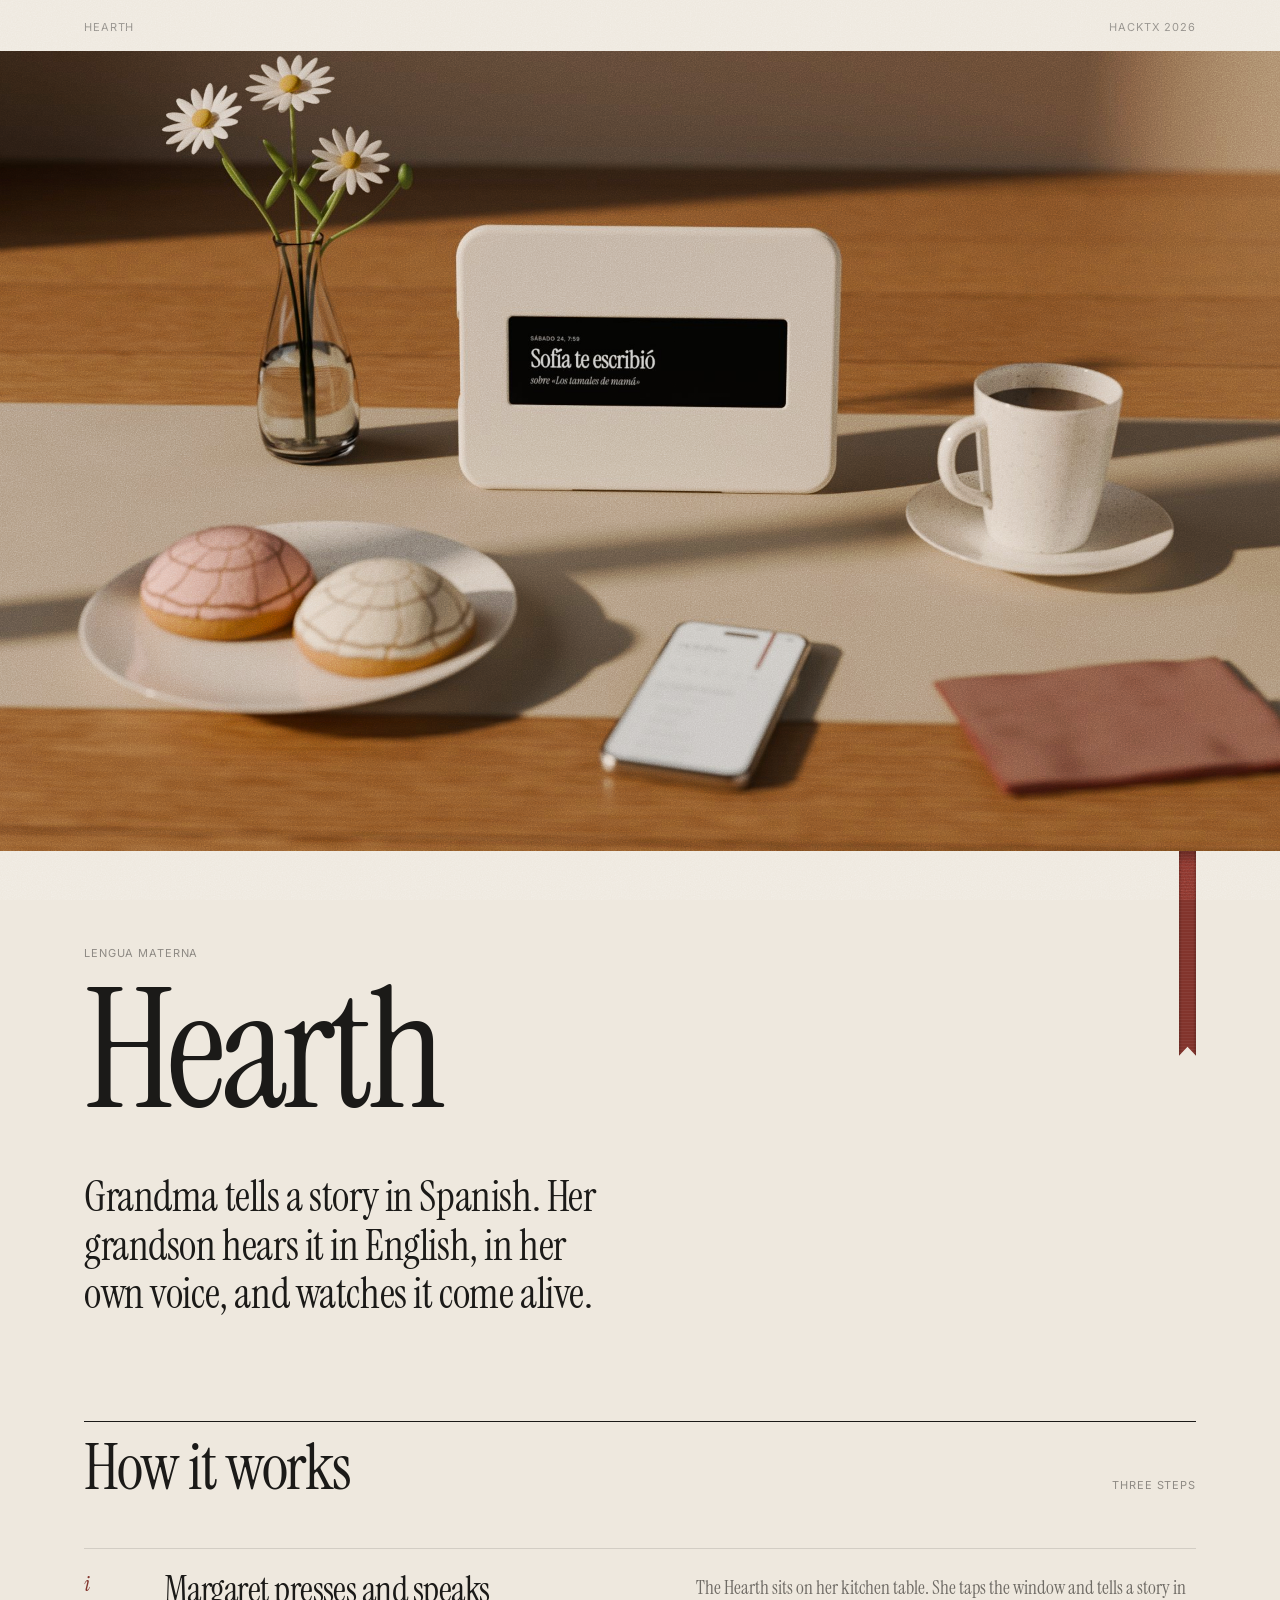
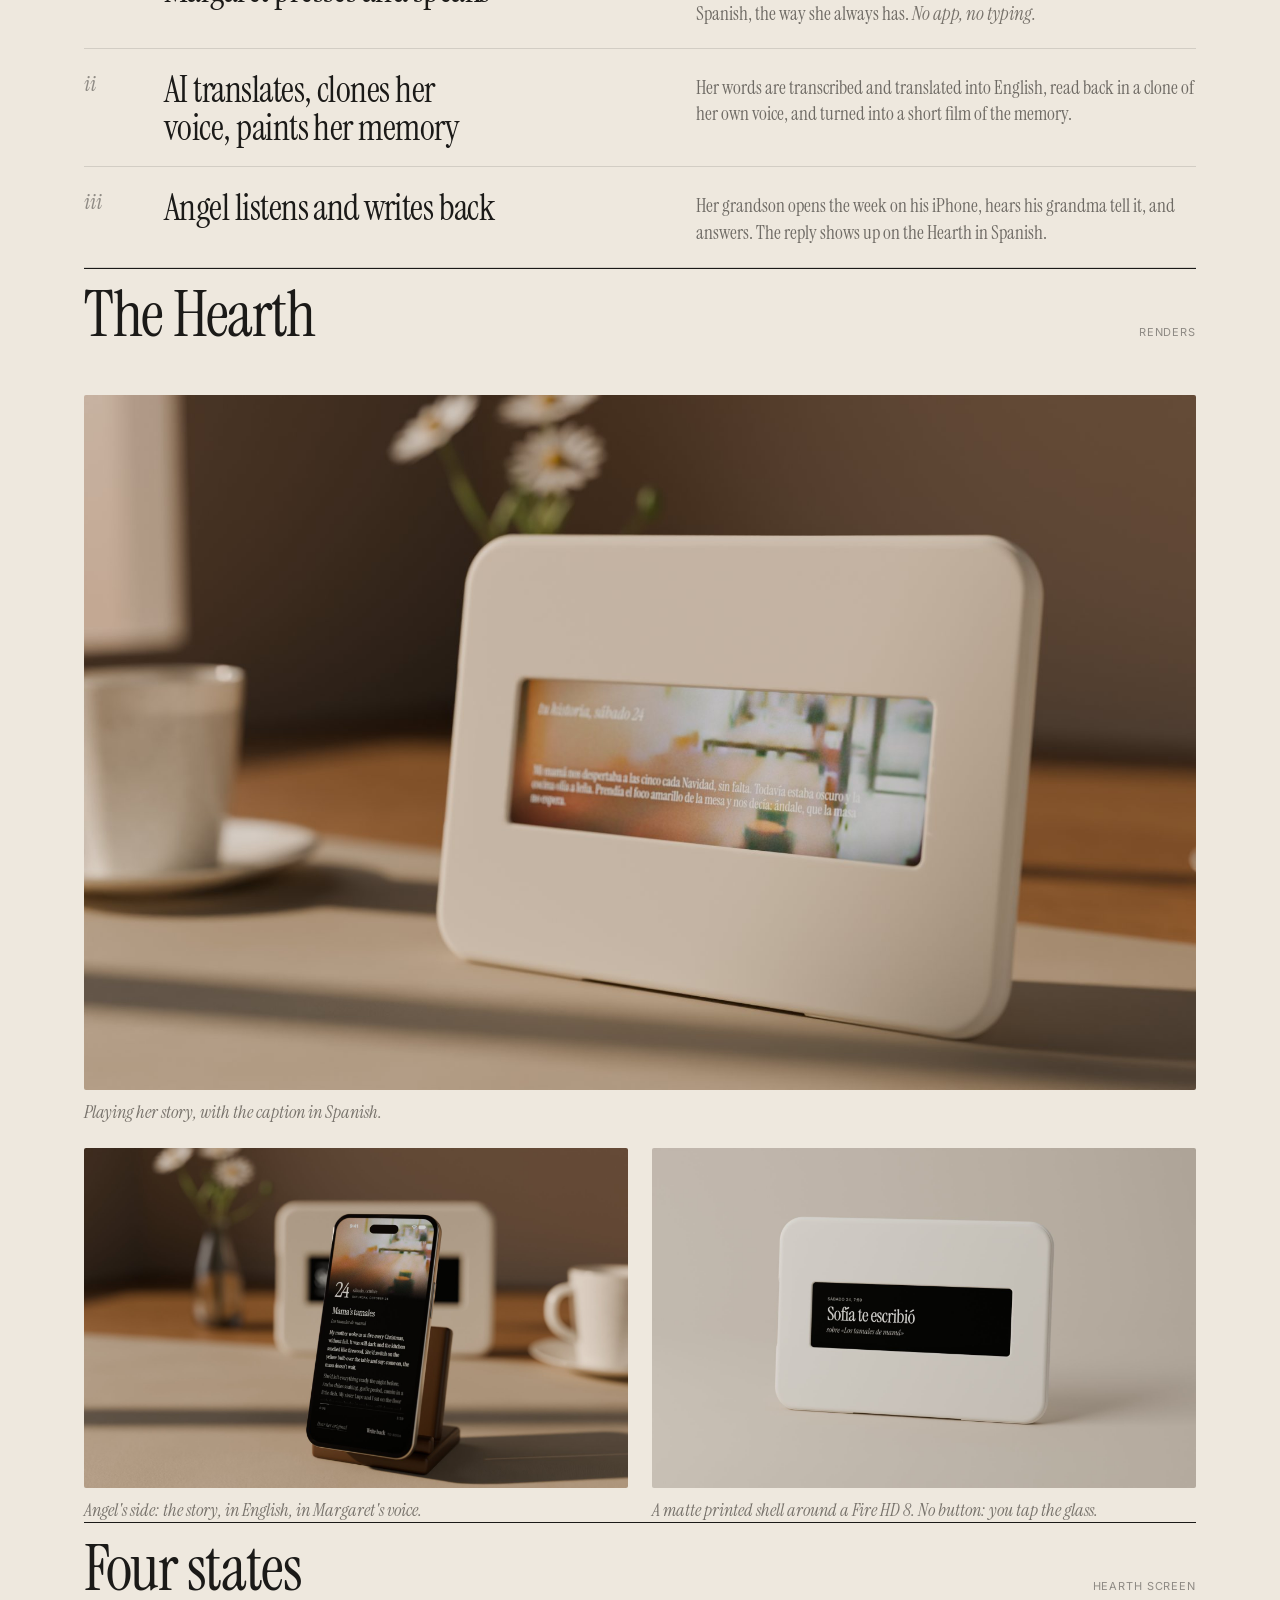
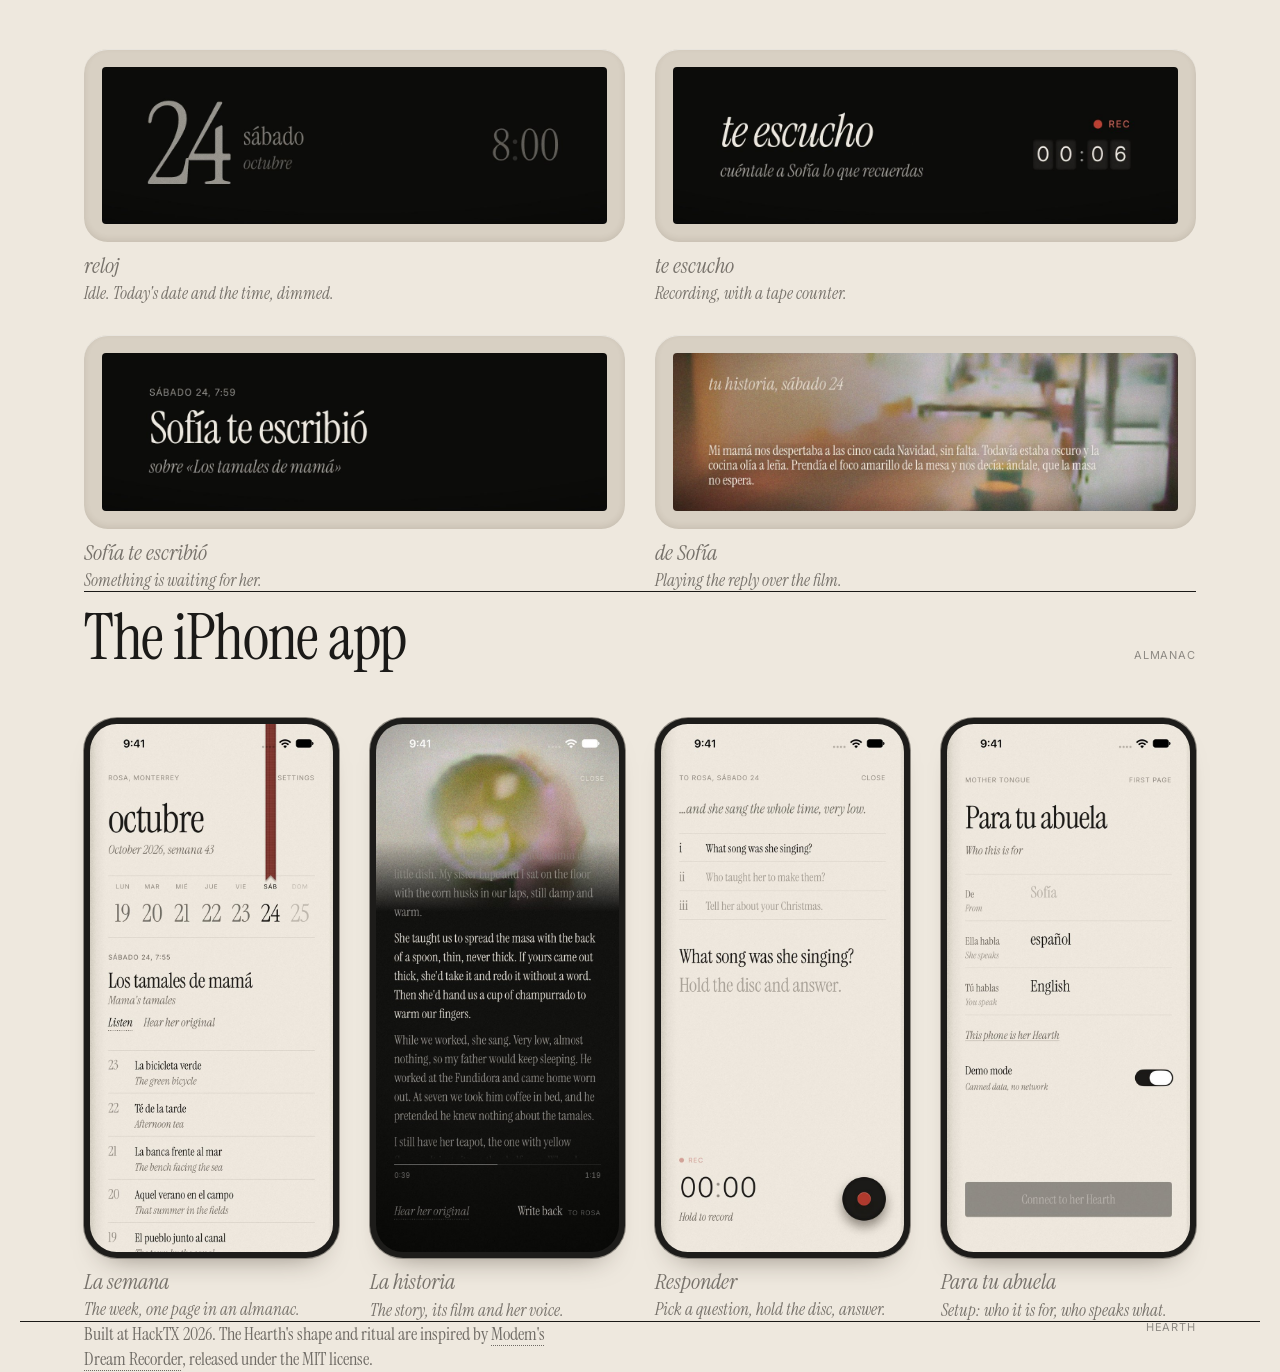
<file: showcase/index.html>
<!doctype html>
<html lang="en">
<head>
<meta charset="utf-8">
<meta name="viewport" content="width=device-width, initial-scale=1">
<title>Hearth</title>
<meta name="description" content="Grandma tells a story in Spanish. Her grandson hears it in English, in her own voice, and watches it come alive.">
<link rel="preconnect" href="https://fonts.googleapis.com">
<link rel="preconnect" href="https://fonts.gstatic.com" crossorigin>
<link href="https://fonts.googleapis.com/css2?family=Instrument+Serif:ital@0;1&family=Inter:wght@300;400;500&display=swap" rel="stylesheet">
<style>
  :root {
    --paper: #EEE8DE;
    --cream: #ECE6DC;
    --ink: #1B1A18;
    --night: #0B0B0A;
    --night-text: #D9D3C9;
    --fog: #8E8A84;
    --soft: #6F6B65;
    --sub: #77726B;
    --ribbon: #82342C;
    --madder: rgba(140, 59, 50, .26);
    --rule: rgba(27, 26, 24, .13);
    --serif: "Instrument Serif", "New York", Georgia, serif;
    --sans: Inter, -apple-system, "SF Pro Text", system-ui, sans-serif;
    --gutter: clamp(16px, 5vw, 72px);
    --max: 1240px;
  }
  * { box-sizing: border-box; }
  html { color-scheme: light; overflow-x: hidden; }
  body {
    margin: 0;
    background: var(--paper);
    color: var(--ink);
    font-family: var(--serif);
    font-weight: 400;
    -webkit-font-smoothing: antialiased;
    -moz-osx-font-smoothing: grayscale;
    overflow-x: hidden;
  }
  body::after {
    content: "";
    position: fixed;
    inset: 0;
    pointer-events: none;
    z-index: 10;
    opacity: .5;
    mix-blend-mode: overlay;
    background-size: 240px 240px;
    background-image: url("data:image/svg+xml;utf8,<svg xmlns='http://www.w3.org/2000/svg' width='240' height='240'><filter id='n'><feTurbulence type='fractalNoise' baseFrequency='.8' numOctaves='3' stitchTiles='stitch'/><feColorMatrix type='saturate' values='0'/></filter><rect width='100%' height='100%' filter='url(%23n)'/></svg>");
  }
  img { display: block; max-width: 100%; height: auto; }
  a { color: inherit; text-decoration-style: dotted; text-decoration-thickness: 1px; text-underline-offset: 5px; }

  .label {
    font-family: var(--sans);
    font-weight: 400;
    font-size: 11px;
    line-height: 1;
    letter-spacing: .08em;
    text-transform: uppercase;
    color: var(--fog);
  }
  .wrap { max-width: var(--max); margin: 0 auto; padding: 0 var(--gutter); }

  .top {
    display: flex; justify-content: space-between; align-items: baseline; gap: 16px;
    padding-top: 22px; padding-bottom: 18px;
  }

  .hero-img { width: 100%; aspect-ratio: 1920 / 1200; object-fit: cover; background: #3a2c22; }
  .masthead { position: relative; padding-top: clamp(40px, 7vw, 96px); padding-bottom: clamp(48px, 8vw, 112px); }
  .ribbon {
    position: absolute; top: 0; right: var(--gutter); width: 17px; height: clamp(120px, 16vw, 210px);
    background:
      linear-gradient(180deg, rgba(0,0,0,.28), transparent 14px),
      linear-gradient(90deg, rgba(0,0,0,.18), transparent 3px, transparent 14px, rgba(0,0,0,.18)),
      repeating-linear-gradient(0deg, rgba(255,255,255,.05) 0 1px, transparent 1px 3px),
      var(--ribbon);
    clip-path: polygon(0 0, 100% 0, 100% 100%, 50% calc(100% - 9px), 0 100%);
  }
  h1 {
    margin: 14px 0 0;
    font-weight: 400;
    font-size: clamp(64px, 13vw, 176px);
    line-height: .9;
    letter-spacing: -.03em;
    text-wrap: balance;
  }
  .es { display: block; margin-top: 10px; font-style: italic; color: var(--sub); font-size: clamp(20px, 2.4vw, 28px); }
  .pitch {
    margin: clamp(28px, 4vw, 48px) 0 0;
    max-width: 30ch;
    font-size: clamp(26px, 3.4vw, 42px);
    line-height: 1.15;
    letter-spacing: -.01em;
    text-wrap: balance;
  }

  section { margin-bottom: clamp(64px, 10vw, 140px); }
  .head { display: flex; justify-content: space-between; align-items: baseline; gap: 16px; border-top: 1px solid var(--ink); padding-top: 14px; margin-bottom: clamp(28px, 4vw, 48px); }
  h2 { margin: 0; font-weight: 400; font-size: clamp(36px, 5vw, 64px); line-height: 1; letter-spacing: -.02em; }

  .steps { list-style: none; margin: 0; padding: 0; }
  .steps li {
    display: grid; grid-template-columns: 48px minmax(0, 1fr) minmax(0, 1fr); gap: 8px 32px;
    padding: 22px 0 20px; border-bottom: 1px solid var(--rule);
  }
  .steps li:first-child { border-top: 1px solid var(--rule); }
  .steps .n { font-size: 22px; color: var(--fog); font-style: italic; line-height: 1.2; }
  .steps li:first-child .n { color: var(--ribbon); }
  .steps h3 { margin: 0; font-weight: 400; font-size: clamp(26px, 3vw, 36px); line-height: 1.05; letter-spacing: -.015em; text-wrap: balance; }
  .steps p { margin: 4px 0 0; font-size: 19px; line-height: 1.4; color: var(--soft); text-wrap: pretty; }
  .steps p i { color: var(--sub); }

  .gallery { display: grid; grid-template-columns: repeat(2, minmax(0, 1fr)); gap: clamp(12px, 2vw, 24px); margin: 0; }
  .gallery figure { margin: 0; }
  .gallery .wide { grid-column: 1 / -1; }
  .gallery img { width: 100%; aspect-ratio: 1920 / 1200; object-fit: cover; border-radius: 2px; background: #3a2c22; }
  figcaption { margin-top: 10px; font-style: italic; font-size: 18px; color: var(--sub); }

  /* Show only the visible strip of the 1280 x 800 frame. */
  .states { display: grid; grid-template-columns: repeat(2, minmax(0, 1fr)); gap: clamp(16px, 2.4vw, 32px); }
  .state { margin: 0; }
  .strip {
    background: #d8d0c3; padding: clamp(10px, 1.6vw, 18px); border-radius: clamp(14px, 2vw, 24px);
    box-shadow: inset 0 1px 0 rgba(255,255,255,.5), inset 0 -2px 6px rgba(70,58,44,.12);
  }
  .strip div { aspect-ratio: 1280 / 400; overflow: hidden; border-radius: 4px; background: var(--night); }
  .strip img { width: 100%; height: 100%; object-fit: cover; object-position: center; }
  .cap { display: flex; flex-direction: column; gap: 4px; margin-top: 12px; }
  .cap b { font-weight: 400; font-size: 22px; line-height: 1.1; }
  .cap i { font-size: 17px; color: var(--sub); }

  .phones { display: grid; grid-template-columns: repeat(4, minmax(0, 1fr)); gap: clamp(16px, 2.4vw, 32px); }
  .phone { margin: 0; }
  .bezel { padding: 6px; background: #1d1c1a; border-radius: 13% / 6%; box-shadow: 0 0 0 1px #8f8a82, 0 18px 30px -22px rgba(40,28,16,.6); }
  .bezel img { width: 100%; aspect-ratio: 1206 / 2622; object-fit: cover; border-radius: 11% / 5.2%; }

  footer { border-top: 1px solid var(--ink); padding-top: 16px; padding-bottom: 40px; display: flex; flex-wrap: wrap; justify-content: space-between; gap: 12px 32px; }
  footer p { margin: 0; font-size: 18px; line-height: 1.4; color: var(--soft); max-width: 60ch; }

  @media (max-width: 860px) {
    .steps li { grid-template-columns: 36px minmax(0, 1fr); }
    .steps p { grid-column: 2; }
    .phones { grid-template-columns: repeat(2, minmax(0, 1fr)); }
  }
  @media (max-width: 600px) {
    :root { --gutter: 16px; }
    .gallery, .states { grid-template-columns: minmax(0, 1fr); }
    .ribbon { width: 14px; }
    .top .label:last-child { display: none; }
  }
</style>
</head>
<body>
  <header class="wrap top">
    <span class="label">Hearth</span>
    <span class="label">HackTX 2026</span>
  </header>

  <img class="hero-img" src="img/showcase-breakfast.jpg" width="1920" height="1200"
       alt="The Hearth, a cream case around a tablet, on a breakfast table with coffee, conchas, daisies and an iPhone showing the week">

  <div class="wrap masthead">
    <span class="ribbon" aria-hidden="true"></span>
    <span class="label">Lengua materna</span>
    <h1>Hearth</h1>
    <p class="pitch">Grandma tells a story in Spanish. Her grandson hears it in English, in her own voice, and watches it come alive.</p>
  </div>

  <section class="wrap" aria-labelledby="how">
    <div class="head"><h2 id="how">How it works</h2><span class="label">Three steps</span></div>
    <ol class="steps">
      <li>
        <span class="n">i</span>
        <h3>Margaret presses and speaks</h3>
        <p>The Hearth sits on her kitchen table. She taps the window and tells a story in Spanish, the way she always has. <i>No app, no typing.</i></p>
      </li>
      <li>
        <span class="n">ii</span>
        <h3>AI translates, clones her voice, paints her memory</h3>
        <p>Her words are transcribed and translated into English, read back in a clone of her own voice, and turned into a short film of the memory.</p>
      </li>
      <li>
        <span class="n">iii</span>
        <h3>Angel listens and writes back</h3>
        <p>Her grandson opens the week on his iPhone, hears his grandma tell it, and answers. The reply shows up on the Hearth in Spanish.</p>
      </li>
    </ol>
  </section>

  <section class="wrap" aria-labelledby="look">
    <div class="head"><h2 id="look">The Hearth</h2><span class="label">Renders</span></div>
    <div class="gallery">
      <figure class="wide">
        <img src="img/showcase-playing.jpg" width="1920" height="1200" loading="lazy" alt="Close three quarter view of the Hearth playing a story film with a caption">
        <figcaption>Playing her story, with the caption in Spanish.</figcaption>
      </figure>
      <figure>
        <img src="img/showcase-phone.jpg" width="1920" height="1200" loading="lazy" alt="iPhone on a walnut stand showing a story entry, the Hearth behind it out of focus">
        <figcaption>Angel's side: the story, in English, in Margaret's voice.</figcaption>
      </figure>
      <figure>
        <img src="img/showcase-studio.jpg" width="1920" height="1200" loading="lazy" alt="The Hearth on a seamless cream backdrop showing the waiting screen">
        <figcaption>A matte printed shell around a Fire HD 8. No button: you tap the glass.</figcaption>
      </figure>
    </div>
  </section>

  <section class="wrap" aria-labelledby="states">
    <div class="head"><h2 id="states">Four states</h2><span class="label">Hearth screen</span></div>
    <div class="states">
      <figure class="state">
        <div class="strip"><div><img src="img/hearth-v4c-clock.jpg" width="1280" height="800" loading="lazy" alt="Hearth idle: the day numeral and the time"></div></div>
        <figcaption class="cap"><b>reloj</b><i>Idle. Today's date and the time, dimmed.</i></figcaption>
      </figure>
      <figure class="state">
        <div class="strip"><div><img src="img/hearth-v4c-recording.jpg" width="1280" height="800" loading="lazy" alt="Hearth recording: te escucho with a REC counter"></div></div>
        <figcaption class="cap"><b>te escucho</b><i>Recording, with a tape counter.</i></figcaption>
      </figure>
      <figure class="state">
        <div class="strip"><div><img src="img/hearth-v4c-waiting.jpg" width="1280" height="800" loading="lazy" alt="Hearth waiting: Sofía te escribió"></div></div>
        <figcaption class="cap"><b>Sofía te escribió</b><i>Something is waiting for her.</i></figcaption>
      </figure>
      <figure class="state">
        <div class="strip"><div><img src="img/hearth-v4c-playing.jpg" width="1280" height="800" loading="lazy" alt="Hearth playing a reply over a story film"></div></div>
        <figcaption class="cap"><b>de Sofía</b><i>Playing the reply over the film.</i></figcaption>
      </figure>
    </div>
  </section>

  <section class="wrap" aria-labelledby="app">
    <div class="head"><h2 id="app">The iPhone app</h2><span class="label">Almanac</span></div>
    <div class="phones">
      <figure class="phone">
        <div class="bezel"><img src="img/ios-v4c-week.jpg" width="1206" height="2622" loading="lazy" alt="The week: October with a ribbon on today"></div>
        <figcaption class="cap"><b>La semana</b><i>The week, one page in an almanac.</i></figcaption>
      </figure>
      <figure class="phone">
        <div class="bezel"><img src="img/ios-v4c-entry.jpg" width="1206" height="2622" loading="lazy" alt="A story entry with its film and English text"></div>
        <figcaption class="cap"><b>La historia</b><i>The story, its film and her voice.</i></figcaption>
      </figure>
      <figure class="phone">
        <div class="bezel"><img src="img/ios-v4c-write.jpg" width="1206" height="2622" loading="lazy" alt="Answering grandma: a question and a record disc"></div>
        <figcaption class="cap"><b>Responder</b><i>Pick a question, hold the disc, answer.</i></figcaption>
      </figure>
      <figure class="phone">
        <div class="bezel"><img src="img/ios-v4c-first.jpg" width="1206" height="2622" loading="lazy" alt="Setup: Para tu abuela, who it is for and which languages"></div>
        <figcaption class="cap"><b>Para tu abuela</b><i>Setup: who it is for, who speaks what.</i></figcaption>
      </figure>
    </div>
  </section>

  <footer class="wrap">
    <p>Built at HackTX 2026. The Hearth's shape and ritual are inspired by <a href="https://github.com/modem-works/dream-recorder">Modem's Dream Recorder</a>, released under the MIT license.</p>
    <span class="label">Hearth</span>
  </footer>
</body>
</html>
</file>
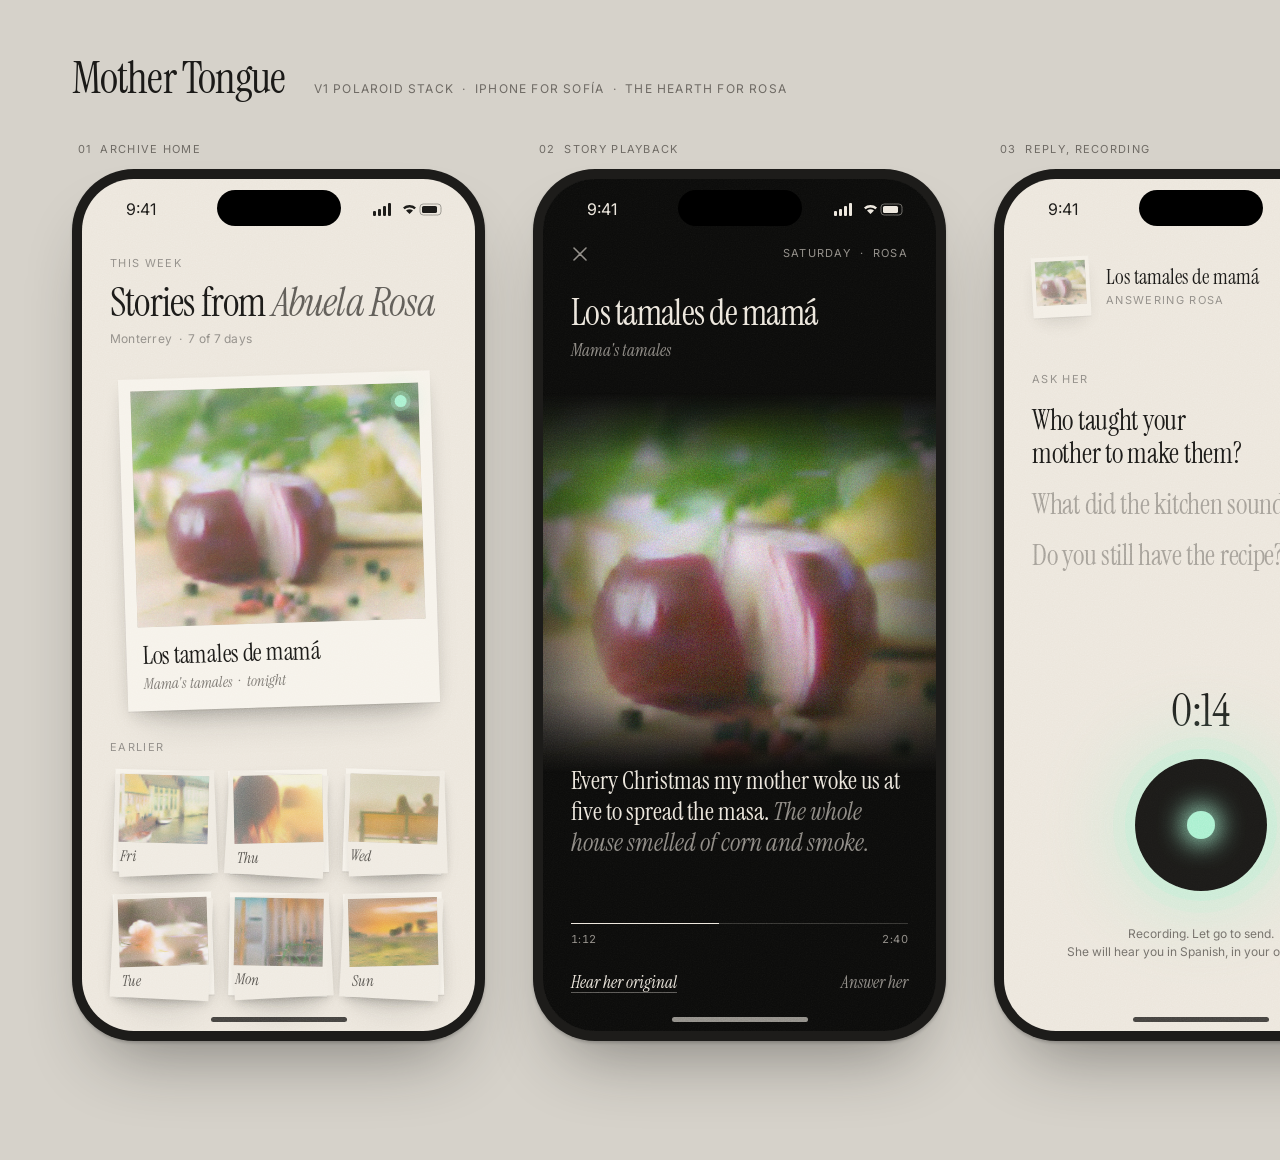
<file: design/iterations/v1/index.html>
<!doctype html>
<!--
  v1 "Polaroid stack". Design rationale.
  The archive is a table of fogged instant prints: today's story is one large print, the rest of the week sits beneath it as small prints marked by day.
  Cream is the shell color of the object, so every daylight surface on the phone borrows it; night is reserved for watching, exactly like the Hearth.
  Instrument Serif carries every name, title and spoken word. Inter appears only as small spaced labels, so the type reads like a caption on the back of a photo.
  Mint is a signal, never decoration: the dot on tonight's print, the live ring while recording, the button halo when a story is waiting on the Hearth.
  Grain sits over every surface and the media is softened, so nothing looks sharper than a memory.
  One hero per screen, no tab bar, no feed, nothing to scroll.
-->
<html lang="en">
<head>
<meta charset="utf-8">
<meta name="viewport" content="width=device-width, initial-scale=1">
<title>Polaroid Stack</title>
<link rel="preconnect" href="https://fonts.googleapis.com">
<link rel="preconnect" href="https://fonts.gstatic.com" crossorigin>
<link href="https://fonts.googleapis.com/css2?family=Instrument+Serif:ital@0;1&family=Inter:wght@300;400&display=swap" rel="stylesheet">
<style>
:root{
  --cream:#ECE6DC; --taupe:#CFC6B8; --fog:#8E8A84; --ink:#1B1A18; --night:#0B0B0A; --mint:#A8F0CF;
  --paper:#F6F2EA; --studio:#D6D2CA;
  --serif:"Instrument Serif", Georgia, "Times New Roman", serif;
  --sans:Inter, system-ui, sans-serif;
  --grain:url("data:image/svg+xml;utf8,<svg xmlns='http://www.w3.org/2000/svg' width='220' height='220'><filter id='n'><feTurbulence type='fractalNoise' baseFrequency='.85' numOctaves='2' stitchTiles='stitch'/><feColorMatrix type='saturate' values='0'/></filter><rect width='100%' height='100%' filter='url(%23n)'/></svg>");
}
*{box-sizing:border-box;margin:0;padding:0}
html,body{width:2340px;height:1160px;overflow:hidden;background:var(--studio);-webkit-font-smoothing:antialiased;-moz-osx-font-smoothing:grayscale}
body{font-family:var(--sans);color:var(--ink)}
.grain{position:relative;isolation:isolate}
.grain::after{content:"";position:absolute;inset:0;background-image:var(--grain);mix-blend-mode:overlay;opacity:.32;pointer-events:none;z-index:50;border-radius:inherit}
.dark.grain::after{opacity:.5;mix-blend-mode:soft-light}

/* board */
.board{padding:56px 72px 0}
.head{display:flex;align-items:baseline;gap:28px;margin-bottom:44px}
.head h1{font:400 44px/1 var(--serif);letter-spacing:-.02em}
.head p{font:400 12px/1 var(--sans);letter-spacing:.1em;text-transform:uppercase;color:#6f6b65}
.row{display:flex;gap:72px;align-items:flex-start}
.phones{display:flex;gap:48px}
.hearths{display:flex;flex-direction:column;gap:30px}
.label{font:400 11px/1 var(--sans);letter-spacing:.12em;text-transform:uppercase;color:#6f6b65;margin:0 0 14px 6px;white-space:nowrap}

/* iPhone */
.device{width:413px;height:872px;border-radius:62px;background:#1d1c1a;padding:10px;box-shadow:0 40px 70px -30px rgba(27,26,24,.45),0 2px 3px rgba(27,26,24,.2)}
.screen{width:393px;height:852px;border-radius:52px;overflow:hidden;position:relative;background:var(--cream)}
.screen.dark{background:var(--night);color:var(--cream)}
.status{position:absolute;top:0;left:0;right:0;height:54px;display:flex;align-items:center;justify-content:space-between;padding:6px 32px 0 44px;font:400 16px/1 var(--sans);z-index:40}
.status svg{display:block}
.island{position:absolute;top:11px;left:50%;width:124px;height:36px;margin-left:-62px;border-radius:20px;background:#000;z-index:41}
.homebar{position:absolute;bottom:9px;left:50%;width:136px;height:5px;margin-left:-68px;border-radius:3px;background:var(--ink);opacity:.8;z-index:40}
.dark .homebar{background:var(--cream);opacity:.6}

.tiny{font:400 11px/1.2 var(--sans);letter-spacing:.12em;text-transform:uppercase;color:var(--fog)}

/* archive */
.archive{padding:78px 28px 0}
.archive h2{font:400 40px/1.02 var(--serif);letter-spacing:-.02em;margin-top:12px;text-wrap:balance}
.archive h2 i{font-style:italic;color:#5d5a55}
.archive .meta{margin-top:10px;font:400 12px/1 var(--sans);color:var(--fog);letter-spacing:.02em}

.print{background:var(--paper);box-shadow:0 1px 1px rgba(27,26,24,.08),0 8px 18px -6px rgba(27,26,24,.22),0 26px 40px -24px rgba(27,26,24,.3);position:relative}
.print .ph{position:relative;overflow:hidden;background:#cfc8bc}
.print .ph img{width:100%;height:100%;object-fit:cover;display:block;filter:saturate(.82) contrast(.9) brightness(1.04) blur(.4px)}
.print .ph::after{content:"";position:absolute;inset:0;background:rgba(246,242,234,.14);box-shadow:inset 0 0 30px rgba(246,242,234,.35)}
.hero{width:312px;margin:30px auto 0;padding:12px 12px 0;transform:rotate(-1.8deg)}
.hero .ph{height:236px}
.hero .cap{padding:16px 4px 18px}
.hero .cap b{display:block;font:400 25px/1.05 var(--serif);letter-spacing:-.01em;font-weight:400}
.hero .cap span{display:block;margin-top:6px;font:italic 400 15px/1.2 var(--serif);color:#77736d}
.newdot{position:absolute;top:24px;right:24px;z-index:3;width:12px;height:12px;border-radius:50%;background:var(--mint);box-shadow:0 0 0 4px rgba(168,240,207,.28),0 0 22px 4px rgba(168,240,207,.8)}
.week{margin-top:34px}
.grid{display:grid;grid-template-columns:repeat(3,1fr);gap:20px 16px;margin-top:16px;padding:0 4px}
.sm{padding:5px 5px 0}
.sm .ph{height:68px}
.sm::before{content:"";position:absolute;inset:0;background:#EFEAE1;transform:rotate(-4deg) translate(3px,2px);z-index:-1;box-shadow:0 4px 10px -4px rgba(27,26,24,.25)}
.sm:nth-child(even)::before{transform:rotate(4.5deg) translate(-2px,3px)}
.grid{isolation:isolate}
.sm .d{font:italic 400 15px/1 var(--serif);padding:7px 2px 8px;color:#55524d}
.sm:nth-child(1){transform:rotate(1.6deg)} .sm:nth-child(2){transform:rotate(-1.2deg)} .sm:nth-child(3){transform:rotate(2deg)}
.sm:nth-child(4){transform:rotate(-1.8deg)} .sm:nth-child(5){transform:rotate(1deg)} .sm:nth-child(6){transform:rotate(-1.4deg)}

/* playback */
.play .top{position:absolute;top:66px;left:28px;right:28px;display:flex;justify-content:space-between;align-items:center;z-index:5}
.play .ttl{position:absolute;top:116px;left:28px;right:28px;z-index:5}
.play .ttl h3{font:400 36px/1.02 var(--serif);letter-spacing:-.02em;text-wrap:balance}
.play .ttl p{margin-top:8px;font:italic 400 17px/1.2 var(--serif);color:var(--fog)}
.film{position:absolute;top:214px;left:0;width:393px;height:380px;overflow:hidden;
  -webkit-mask-image:linear-gradient(to bottom,transparent 0,#000 18%,#000 78%,transparent 100%);mask-image:linear-gradient(to bottom,transparent 0,#000 18%,#000 78%,transparent 100%)}
.film img{width:100%;height:100%;object-fit:cover;object-position:42% 50%;filter:saturate(.85) contrast(.92) blur(.6px);transform:scale(1.04)}
.film::after{content:"";position:absolute;inset:0;box-shadow:inset 0 0 90px 30px rgba(11,11,10,.85)}
.words{position:absolute;top:586px;left:28px;right:28px;font:400 25px/1.24 var(--serif);color:var(--cream);text-wrap:pretty}
.words em{color:var(--fog)}
.prog{position:absolute;left:28px;right:28px;bottom:86px}
.bar{height:1px;background:rgba(236,230,220,.18);position:relative}
.bar i{position:absolute;left:0;top:0;height:1px;width:44%;background:var(--cream)}
.times{display:flex;justify-content:space-between;margin-top:10px;font:400 11px/1 var(--sans);color:var(--fog);font-variant-numeric:tabular-nums;letter-spacing:.04em}
.links{position:absolute;left:28px;right:28px;bottom:40px;display:flex;justify-content:space-between;font:italic 400 17px/1 var(--serif)}
.links a{color:var(--cream);text-decoration:underline;text-decoration-thickness:1px;text-underline-offset:4px;text-decoration-color:rgba(236,230,220,.35)}
.links a.q{color:var(--fog);text-decoration:none}

/* reply */
.reply{padding:78px 28px 0;position:relative;height:100%}
.ctx{display:flex;gap:16px;align-items:center}
.ctx .print{width:58px;padding:4px 4px 12px;transform:rotate(-3deg);opacity:.7;flex:none}
.ctx .print .ph{height:44px}
.ctx b{display:block;font:400 21px/1.1 var(--serif);font-weight:400}
.ctx span{display:block;margin-top:5px}
.asks{margin-top:56px}
.asks p{font:400 28px/1.18 var(--serif);letter-spacing:-.01em;color:#a39e96;margin-top:18px;text-wrap:balance}
.asks p.on{color:var(--ink)}
.rec{position:absolute;left:0;right:0;bottom:70px;display:flex;flex-direction:column;align-items:center}
.clock{font:400 46px/1 var(--serif);font-variant-numeric:tabular-nums;letter-spacing:-.01em}
.btn{width:132px;height:132px;border-radius:50%;background:var(--ink);margin-top:26px;display:grid;place-items:center;
  box-shadow:0 0 0 10px rgba(168,240,207,.22),0 0 0 22px rgba(168,240,207,.1),0 0 70px 20px rgba(168,240,207,.45)}
.btn i{width:28px;height:28px;border-radius:50%;background:var(--mint);box-shadow:0 0 24px 6px rgba(168,240,207,.8)}
.rec .hint{margin-top:34px;font:400 12px/1.5 var(--sans);color:#6f6b65;text-align:center}

/* Hearth */
.shell{width:780px;height:264px;border-radius:64px;background:var(--cream);position:relative;display:flex;align-items:center;padding:0 0 0 32px;
  box-shadow:inset 0 2px 1px rgba(255,255,255,.7),inset 0 -10px 24px rgba(27,26,24,.09),inset 0 0 0 1px rgba(27,26,24,.04),0 34px 60px -28px rgba(27,26,24,.4),0 3px 6px rgba(27,26,24,.08)}
.shell.grain::after{z-index:0}
.knob{z-index:2}
.win{z-index:1;width:640px;height:200px;border-radius:22px;overflow:hidden;position:relative;background:var(--night);
  box-shadow:0 1px 0 rgba(255,255,255,.8),inset 0 0 0 1px rgba(0,0,0,.6)}
.win .px{width:1280px;height:400px;transform:scale(.5);transform-origin:0 0;position:relative;color:var(--cream);background:var(--night)}
.win .px.grain::after{opacity:.55;mix-blend-mode:soft-light}
.win::before{content:"";position:absolute;inset:0;border-radius:inherit;box-shadow:inset 0 4px 14px rgba(0,0,0,.7);z-index:60;pointer-events:none}
.knob{position:absolute;right:38px;top:50%;width:40px;height:40px;margin-top:-20px;border-radius:50%;background:#E3DCD0;
  box-shadow:inset 0 2px 4px rgba(27,26,24,.18),0 1px 0 rgba(255,255,255,.9)}
.knob.lit{background:var(--mint);box-shadow:0 0 0 6px rgba(168,240,207,.3),0 0 40px 10px rgba(168,240,207,.85),inset 0 -2px 3px rgba(27,26,24,.08)}

.idle{display:flex;flex-direction:column;align-items:center;justify-content:center;height:400px}
.idle .t{font:400 250px/.9 var(--serif);color:var(--fog);letter-spacing:-.02em;font-variant-numeric:tabular-nums}
.idle .dt{margin-top:22px;font:400 22px/1 var(--sans);letter-spacing:.16em;text-transform:uppercase;color:#6a6660}
.waiting{height:400px;display:flex;flex-direction:column;justify-content:center;padding-left:120px}
.waiting .who{font:400 150px/.95 var(--serif);letter-spacing:-.02em;color:var(--cream)}
.waiting .what{margin-top:16px;font:italic 400 44px/1 var(--serif);color:var(--fog)}
.hint2{margin-top:40px;font:400 20px/1 var(--sans);letter-spacing:.16em;text-transform:uppercase;color:#6a6660}
.px .tc{position:absolute;top:48px;right:64px;font:400 40px/1 var(--serif);color:#77736d;font-variant-numeric:tabular-nums}
.playing img{position:absolute;inset:0;width:100%;height:100%;object-fit:cover;filter:saturate(.85) contrast(.92) blur(1px)}
.playing .vig{position:absolute;inset:0;box-shadow:inset 0 0 160px 60px rgba(11,11,10,.85)}
.playing .sub{position:absolute;left:0;right:0;bottom:56px;text-align:center;font:400 50px/1.1 var(--serif);color:var(--cream);text-shadow:0 2px 20px rgba(0,0,0,.6)}
.playing .from{position:absolute;top:48px;left:64px;font:italic 400 34px/1 var(--serif);color:rgba(236,230,220,.75)}

/* solo: index.html#f1 .. #f6 shows one frame at natural size */
body.solo, html.solo{width:auto;height:auto}
body.solo .head{display:none}
body.solo .frame{display:none}
body.solo .frame.on{display:block}
</style>
</head>
<body>
<div class="board">
  <div class="head">
    <h1>Mother Tongue</h1>
    <p>v1 Polaroid stack &nbsp;·&nbsp; iPhone for Sofía &nbsp;·&nbsp; the Hearth for Rosa</p>
  </div>
  <div class="row">
    <div class="phones">

      <!-- 1 archive -->
      <div class="frame" id="f1">
        <div class="label">01 &nbsp;Archive home</div>
        <div class="device"><div class="screen grain">
          <div class="island"></div>
          <div class="status"><span>9:41</span><svg width="70" height="13" viewBox="0 0 70 13" fill="#1B1A18"><rect x="0" y="8" width="3" height="5" rx="1"/><rect x="5" y="6" width="3" height="7" rx="1"/><rect x="10" y="3" width="3" height="10" rx="1"/><rect x="15" y="0" width="3" height="13" rx="1"/><path d="M30 4.5a10 10 0 0 1 13 0l-1.6 1.7a7.6 7.6 0 0 0-9.8 0zM33 7.6a5.6 5.6 0 0 1 7 0L36.5 11z"/><rect x="47" y="1" width="21" height="11" rx="3.2" fill="none" stroke="#1B1A18" stroke-opacity=".4"/><rect x="49" y="3" width="15" height="7" rx="1.6"/></svg></div>
          <div class="archive">
            <div class="tiny">This week</div>
            <h2>Stories from <i>Abuela Rosa</i></h2>
            <div class="meta">Monterrey &nbsp;·&nbsp; 7 of 7 days</div>

            <div class="print hero">
              <span class="newdot"></span>
              <div class="ph"><img src="../media/1-cocina.jpg" alt=""></div>
              <div class="cap"><b>Los tamales de mamá</b><span>Mama's tamales &nbsp;·&nbsp; tonight</span></div>
            </div>

            <div class="week">
              <div class="tiny">Earlier</div>
              <div class="grid">
                <div class="print sm"><div class="ph"><img src="../media/2-pueblo.jpg" alt=""></div><div class="d">Fri</div></div>
                <div class="print sm"><div class="ph"><img src="../media/3-campo.jpg" alt=""></div><div class="d">Thu</div></div>
                <div class="print sm"><div class="ph"><img src="../media/4-mar.jpg" alt=""></div><div class="d">Wed</div></div>
                <div class="print sm"><div class="ph"><img src="../media/5-te.jpg" alt=""></div><div class="d">Tue</div></div>
                <div class="print sm"><div class="ph"><img src="../media/6-bicicleta.jpg" alt=""></div><div class="d">Mon</div></div>
                <div class="print sm"><div class="ph"><img src="../media/7-atardecer.jpg" alt=""></div><div class="d">Sun</div></div>
              </div>
            </div>
          </div>
          <div class="homebar"></div>
        </div></div>
      </div>

      <!-- 2 playback -->
      <div class="frame" id="f2">
        <div class="label">02 &nbsp;Story playback</div>
        <div class="device"><div class="screen dark grain play">
          <div class="island"></div>
          <div class="status"><span>9:41</span><svg width="70" height="13" viewBox="0 0 70 13" fill="#ECE6DC"><rect x="0" y="8" width="3" height="5" rx="1"/><rect x="5" y="6" width="3" height="7" rx="1"/><rect x="10" y="3" width="3" height="10" rx="1"/><rect x="15" y="0" width="3" height="13" rx="1"/><path d="M30 4.5a10 10 0 0 1 13 0l-1.6 1.7a7.6 7.6 0 0 0-9.8 0zM33 7.6a5.6 5.6 0 0 1 7 0L36.5 11z"/><rect x="47" y="1" width="21" height="11" rx="3.2" fill="none" stroke="#ECE6DC" stroke-opacity=".4"/><rect x="49" y="3" width="15" height="7" rx="1.6"/></svg></div>
          <div class="top">
            <svg width="18" height="18" viewBox="0 0 18 18" stroke="#8E8A84" stroke-width="1.5" stroke-linecap="round"><path d="M3 3l12 12M15 3L3 15"/></svg>
            <span class="tiny">Saturday &nbsp;·&nbsp; Rosa</span>
          </div>
          <div class="ttl">
            <h3>Los tamales de mamá</h3>
            <p>Mama's tamales</p>
          </div>
          <div class="film"><img src="../media/1-cocina.jpg" alt=""></div>
          <p class="words">Every Christmas my mother woke us at five to spread the masa. <em>The whole house smelled of corn and smoke.</em></p>
          <div class="prog"><div class="bar"><i></i></div><div class="times"><span>1:12</span><span>2:40</span></div></div>
          <div class="links"><a>Hear her original</a><a class="q">Answer her</a></div>
          <div class="homebar"></div>
        </div></div>
      </div>

      <!-- 3 reply -->
      <div class="frame" id="f3">
        <div class="label">03 &nbsp;Reply, recording</div>
        <div class="device"><div class="screen grain">
          <div class="island"></div>
          <div class="status"><span>9:41</span><svg width="70" height="13" viewBox="0 0 70 13" fill="#1B1A18"><rect x="0" y="8" width="3" height="5" rx="1"/><rect x="5" y="6" width="3" height="7" rx="1"/><rect x="10" y="3" width="3" height="10" rx="1"/><rect x="15" y="0" width="3" height="13" rx="1"/><path d="M30 4.5a10 10 0 0 1 13 0l-1.6 1.7a7.6 7.6 0 0 0-9.8 0zM33 7.6a5.6 5.6 0 0 1 7 0L36.5 11z"/><rect x="47" y="1" width="21" height="11" rx="3.2" fill="none" stroke="#1B1A18" stroke-opacity=".4"/><rect x="49" y="3" width="15" height="7" rx="1.6"/></svg></div>
          <div class="reply">
            <div class="ctx">
              <div class="print"><div class="ph"><img src="../media/1-cocina.jpg" alt=""></div></div>
              <div><b>Los tamales de mamá</b><span class="tiny">Answering Rosa</span></div>
            </div>
            <div class="asks">
              <div class="tiny">Ask her</div>
              <p class="on">Who taught your mother to make them?</p>
              <p>What did the kitchen sound like?</p>
              <p>Do you still have the recipe?</p>
            </div>
            <div class="rec">
              <div class="clock">0:14</div>
              <div class="btn"><i></i></div>
              <p class="hint">Recording. Let go to send.<br>She will hear you in Spanish, in your own voice.</p>
            </div>
          </div>
          <div class="homebar"></div>
        </div></div>
      </div>
    </div>

    <div class="hearths">
      <div class="frame" id="f4">
        <div class="label">04 &nbsp;Hearth, idle</div>
        <div class="shell grain"><div class="win"><div class="px grain"><div class="idle"><div class="t">7:12</div><div class="dt">Sábado 24 de octubre</div></div></div></div><span class="knob"></span></div>
      </div>
      <div class="frame" id="f5">
        <div class="label">05 &nbsp;Hearth, new story waiting</div>
        <div class="shell grain"><div class="win"><div class="px grain"><div class="waiting"><div class="who">Sofía</div><div class="what">te mandó una respuesta</div><div class="hint2">Toca el botón para escuchar</div></div><div class="tc">7:40</div></div></div><span class="knob lit"></span></div>
      </div>
      <div class="frame" id="f6">
        <div class="label">05b &nbsp;Hearth, playing</div>
        <div class="shell grain"><div class="win"><div class="px grain playing"><img src="../media/5-te.jpg" alt=""><div class="vig"></div><div class="from">Sofía</div><div class="sub">Abuela, ¿quién le enseñó a tu mamá?</div></div></div><span class="knob"></span></div>
      </div>
    </div>
  </div>
</div>
<script>
  var h = location.hash.slice(1);
  if (h) { document.documentElement.classList.add('solo'); document.body.classList.add('solo'); var el = document.getElementById(h); if (el) el.classList.add('on'); }
</script>
</body>
</html>
</file>
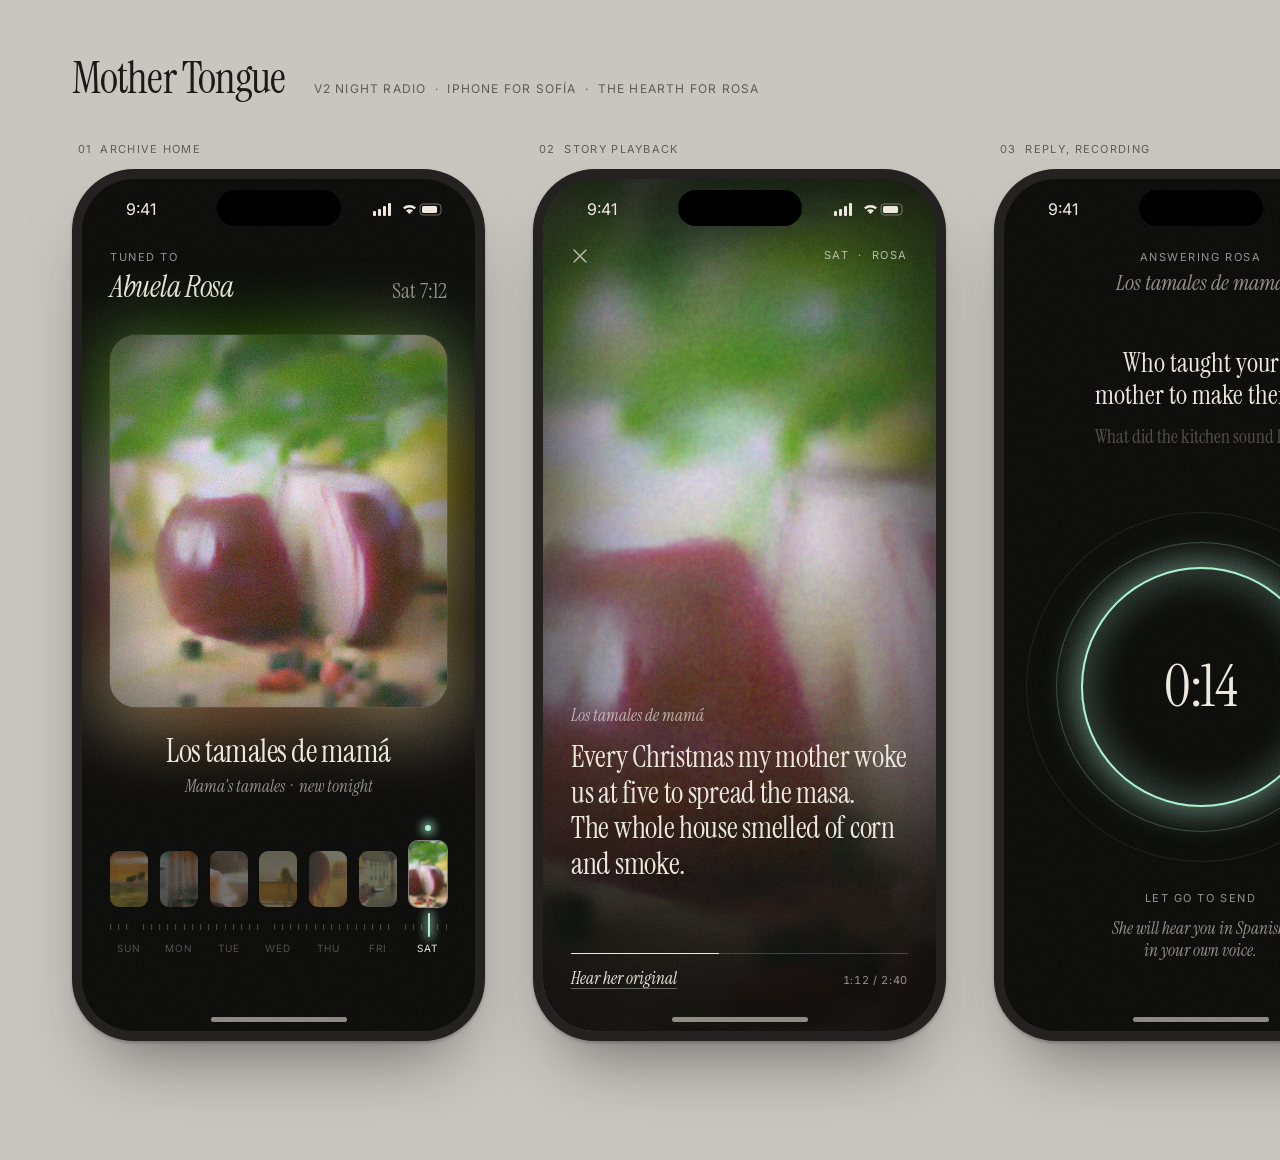
<file: design/iterations/v2/index.html>
<!doctype html>
<!--
  v2 "Night radio". Design rationale.
  The phone behaves like a small radio left on at night: the week is a band of seven stations, and today's story is the one you are tuned to.
  Everything sits on night so the films can glow the way the Hearth glows in a dark room; each frame casts its own color, nothing else does.
  The dial is the only navigation: seven narrow frames over a fine tick ruler, the needle and the newest station marked in mint.
  Playback goes full bleed with her words set large over the film, and replying is one breathing mint ring, nothing else on screen.
  The Hearth wears the taupe shell here and repeats the same grammar: clock, a single station waiting, then the film.
  Instrument Serif for every word that is spoken or named, Inter 400 only for spaced labels.
-->
<html lang="en">
<head>
<meta charset="utf-8">
<meta name="viewport" content="width=device-width, initial-scale=1">
<title>Night Radio</title>
<link rel="preconnect" href="https://fonts.googleapis.com">
<link rel="preconnect" href="https://fonts.gstatic.com" crossorigin>
<link href="https://fonts.googleapis.com/css2?family=Instrument+Serif:ital@0;1&family=Inter:wght@300;400&display=swap" rel="stylesheet">
<style>
:root{
  --cream:#ECE6DC; --taupe:#CFC6B8; --fog:#8E8A84; --ink:#1B1A18; --night:#0B0B0A; --mint:#A8F0CF;
  --studio:#C9C6C0; --dim:#4a4743;
  --serif:"Instrument Serif", Georgia, "Times New Roman", serif;
  --sans:Inter, system-ui, sans-serif;
  --grain:url("data:image/svg+xml;utf8,<svg xmlns='http://www.w3.org/2000/svg' width='220' height='220'><filter id='n'><feTurbulence type='fractalNoise' baseFrequency='.85' numOctaves='2' stitchTiles='stitch'/><feColorMatrix type='saturate' values='0'/></filter><rect width='100%' height='100%' filter='url(%23n)'/></svg>");
}
*{box-sizing:border-box;margin:0;padding:0}
html,body{width:2340px;height:1160px;overflow:hidden;background:var(--studio);-webkit-font-smoothing:antialiased;-moz-osx-font-smoothing:grayscale}
body{font-family:var(--sans);color:var(--cream)}
.grain{position:relative;isolation:isolate}
.grain::after{content:"";position:absolute;inset:0;background-image:var(--grain);mix-blend-mode:soft-light;opacity:.55;pointer-events:none;z-index:50;border-radius:inherit}

.board{padding:56px 72px 0}
.head{display:flex;align-items:baseline;gap:28px;margin-bottom:44px;color:var(--ink)}
.head h1{font:400 44px/1 var(--serif);letter-spacing:-.02em}
.head p{font:400 12px/1 var(--sans);letter-spacing:.1em;text-transform:uppercase;color:#5f5c57}
.row{display:flex;gap:72px;align-items:flex-start}
.phones{display:flex;gap:48px}
.hearths{display:flex;flex-direction:column;gap:30px}
.label{font:400 11px/1 var(--sans);letter-spacing:.12em;text-transform:uppercase;color:#5f5c57;margin:0 0 14px 6px;white-space:nowrap}

.device{width:413px;height:872px;border-radius:62px;background:#232220;padding:10px;box-shadow:0 40px 70px -30px rgba(27,26,24,.55),0 2px 3px rgba(27,26,24,.25)}
.screen{width:393px;height:852px;border-radius:52px;overflow:hidden;position:relative;background:var(--night)}
.status{position:absolute;top:0;left:0;right:0;height:54px;display:flex;align-items:center;justify-content:space-between;padding:6px 32px 0 44px;font:400 16px/1 var(--sans);z-index:40}
.island{position:absolute;top:11px;left:50%;width:124px;height:36px;margin-left:-62px;border-radius:20px;background:#000;z-index:41}
.homebar{position:absolute;bottom:9px;left:50%;width:136px;height:5px;margin-left:-68px;border-radius:3px;background:var(--cream);opacity:.55;z-index:40}
.tiny{font:400 11px/1.2 var(--sans);letter-spacing:.14em;text-transform:uppercase;color:var(--fog)}

/* home: tuned station */
.home .hdr{position:absolute;top:72px;left:28px;right:28px;display:flex;justify-content:space-between;align-items:flex-end}
.home .hdr b{display:block;margin-top:8px;font:italic 400 30px/1 var(--serif);font-weight:400;letter-spacing:-.01em}
.home .hdr .t{font:400 22px/1 var(--serif);color:var(--fog);font-variant-numeric:tabular-nums}
.tuned{position:absolute;top:156px;left:28px;width:337px;height:372px}
.tuned .glow{position:absolute;inset:6px -4px -14px;filter:blur(38px) saturate(1.4);opacity:.7}
.tuned .glow img,.tuned .fr img{width:100%;height:100%;object-fit:cover}
.tuned .fr{position:absolute;inset:0;border-radius:26px;overflow:hidden;box-shadow:0 0 0 1px rgba(255,255,255,.06)}
.tuned .fr img{filter:saturate(.85) contrast(.92) blur(.5px);object-position:40% 50%}
.tuned .fr::after{content:"";position:absolute;inset:0;box-shadow:inset 0 0 70px 14px rgba(11,11,10,.55)}
.home .ttl{position:absolute;top:556px;left:28px;right:28px;text-align:center}
.home .ttl h3{font:400 32px/1.04 var(--serif);letter-spacing:-.015em}
.home .ttl p{margin-top:8px;font:italic 400 17px/1.2 var(--serif);color:var(--fog)}
.band{position:absolute;left:28px;right:28px;top:662px}
.st{display:flex;justify-content:space-between;align-items:flex-end;height:66px}
.st div{width:38px;height:56px;border-radius:9px;overflow:hidden;opacity:.42;position:relative}
.st div img{width:100%;height:100%;object-fit:cover;filter:saturate(.8) blur(.6px)}
.st div.on{height:66px;opacity:1;overflow:visible;box-shadow:0 0 0 1px rgba(236,230,220,.5)}
.st div.on img{border-radius:9px}
.st div.on::before{content:"";position:absolute;top:-16px;left:50%;width:6px;height:6px;margin-left:-3px;border-radius:50%;background:var(--mint);box-shadow:0 0 10px 3px rgba(168,240,207,.75)}
.ruler{position:relative;height:16px;margin-top:12px;
  background-image:url("data:image/svg+xml;utf8,<svg xmlns='http://www.w3.org/2000/svg' width='8.2' height='6'><rect width='1' height='6' fill='%23ECE6DC' fill-opacity='.22'/></svg>");
  background-size:8.2px 6px;background-repeat:repeat-x;background-position:0 5px}
.ruler .needle{position:absolute;right:18px;top:-6px;width:2px;height:24px;margin-right:-1px;border-radius:1px;background:var(--mint);box-shadow:0 0 10px 2px rgba(168,240,207,.7)}
.days{display:flex;justify-content:space-between;margin-top:8px}
.days span{width:38px;text-align:center;font:400 10px/1 var(--sans);letter-spacing:.1em;color:var(--dim)}
.days span.on{color:var(--cream)}

/* playback full bleed */
.bleed{position:absolute;inset:0}
.bleed img{width:100%;height:100%;object-fit:cover;object-position:40% 62%;filter:saturate(.85) contrast(.9) blur(1px);transform:scale(1.06)}
.bleed::after{content:"";position:absolute;inset:0;box-shadow:inset 0 0 120px 40px rgba(11,11,10,.7),inset 0 -330px 150px -120px rgba(11,11,10,.92),inset 0 160px 120px -100px rgba(11,11,10,.7)}
.play .top{position:absolute;top:68px;left:28px;right:28px;display:flex;justify-content:space-between;align-items:center;z-index:5}
.play .cap{position:absolute;left:28px;right:28px;bottom:150px;z-index:5}
.play .cap .tt{font:italic 400 17px/1.2 var(--serif);color:rgba(236,230,220,.7)}
.play .cap p{margin-top:14px;font:400 30px/1.18 var(--serif);letter-spacing:-.01em;text-wrap:pretty}
.play .foot{position:absolute;left:28px;right:28px;bottom:44px;z-index:5}
.bar{height:1px;background:rgba(236,230,220,.2);position:relative}
.bar i{position:absolute;left:0;top:0;height:1px;width:44%;background:var(--cream)}
.foot .r{display:flex;justify-content:space-between;align-items:baseline;margin-top:16px}
.foot .r a{font:italic 400 17px/1 var(--serif);text-decoration:underline;text-decoration-thickness:1px;text-underline-offset:4px;text-decoration-color:rgba(236,230,220,.35)}
.foot .r span{font:400 11px/1 var(--sans);color:var(--fog);font-variant-numeric:tabular-nums;letter-spacing:.06em}

/* reply ring */
.reply .hdr{position:absolute;top:72px;left:28px;right:28px;text-align:center}
.reply .hdr b{display:block;margin-top:8px;font:italic 400 22px/1 var(--serif);font-weight:400;color:var(--fog)}
.ask{position:absolute;top:168px;left:28px;right:28px;text-align:center}
.ask p{font:400 27px/1.2 var(--serif);color:var(--cream);text-wrap:balance}
.ask p.o{color:var(--dim);font-size:19px;margin-top:14px}
.ring{position:absolute;left:50%;top:390px;width:236px;height:236px;margin-left:-118px;border-radius:50%;
  box-shadow:0 0 0 2px var(--mint),0 0 34px 4px rgba(168,240,207,.55),inset 0 0 40px 2px rgba(168,240,207,.28);display:grid;place-items:center}
.ring::before{content:"";position:absolute;inset:-26px;border-radius:50%;box-shadow:0 0 0 1px rgba(168,240,207,.22)}
.ring::after{content:"";position:absolute;inset:-56px;border-radius:50%;box-shadow:0 0 0 1px rgba(168,240,207,.08)}
.ring span{font:400 58px/1 var(--serif);font-variant-numeric:tabular-nums;letter-spacing:-.01em}
.reply .hint{position:absolute;left:28px;right:28px;bottom:70px;text-align:center}
.reply .hint p{margin-top:12px;font:italic 400 17px/1.3 var(--serif);color:var(--fog)}

/* Hearth, taupe shell */
.shell{width:780px;height:264px;border-radius:64px;background:#9A958E;position:relative;display:flex;align-items:center;padding:0 0 0 32px;
  box-shadow:inset 0 2px 1px rgba(255,255,255,.3),inset 0 -12px 26px rgba(27,26,24,.18),0 34px 60px -28px rgba(27,26,24,.5),0 3px 6px rgba(27,26,24,.1)}
.shell.grain::after{z-index:0;opacity:.35;mix-blend-mode:overlay}
.win{z-index:1;width:640px;height:200px;border-radius:22px;overflow:hidden;position:relative;background:var(--night);box-shadow:0 1px 0 rgba(255,255,255,.5),inset 0 0 0 1px rgba(0,0,0,.6)}
.win::before{content:"";position:absolute;inset:0;border-radius:inherit;box-shadow:inset 0 4px 14px rgba(0,0,0,.7);z-index:60;pointer-events:none}
.px{width:1280px;height:400px;transform:scale(.5);transform-origin:0 0;position:relative;background:var(--night);color:var(--cream)}
.knob{position:absolute;z-index:2;right:38px;top:50%;width:40px;height:40px;margin-top:-20px;border-radius:50%;background:#8A857E;box-shadow:inset 0 2px 4px rgba(27,26,24,.3),0 1px 0 rgba(255,255,255,.3)}
.knob.lit{background:var(--mint);box-shadow:0 0 0 6px rgba(168,240,207,.32),0 0 44px 12px rgba(168,240,207,.85)}
.h-idle{position:absolute;left:96px;bottom:64px;display:flex;align-items:flex-end;gap:40px}
.h-idle .t{font:400 270px/.78 var(--serif);color:var(--fog);letter-spacing:-.02em;font-variant-numeric:tabular-nums}
.h-idle .d{font:italic 400 40px/1.15 var(--serif);color:#6f6b65;padding-bottom:6px}
.h-new{position:absolute;inset:0;display:flex;align-items:center;gap:64px;padding-left:72px}
.h-new .fr{width:220px;height:280px;border-radius:24px;overflow:hidden;position:relative;flex:none}
.h-new .fr img{width:100%;height:100%;object-fit:cover;filter:saturate(.8) blur(1.5px);opacity:.75}
.h-new .fr::after{content:"";position:absolute;inset:0;box-shadow:inset 0 0 50px 10px rgba(11,11,10,.6)}
.h-new .who{font:400 150px/.9 var(--serif);letter-spacing:-.02em}
.h-new .what{margin-top:18px;font:italic 400 42px/1 var(--serif);color:var(--fog)}
.h-new .tc{position:absolute;top:48px;right:64px;font:400 40px/1 var(--serif);color:#6a6660}
.h-play img{position:absolute;inset:0;width:100%;height:100%;object-fit:cover;filter:saturate(.85) contrast(.92) blur(1.2px)}
.h-play .vig{position:absolute;inset:0;box-shadow:inset 0 0 170px 60px rgba(11,11,10,.8),inset 0 -200px 120px -80px rgba(11,11,10,.8)}
.h-play .sub{position:absolute;left:96px;right:200px;bottom:84px;font:400 54px/1.1 var(--serif);text-shadow:0 2px 24px rgba(0,0,0,.6)}
.h-play .pr{position:absolute;left:96px;right:96px;bottom:48px;height:2px;background:rgba(236,230,220,.2)}
.h-play .pr i{position:absolute;left:0;top:0;bottom:0;width:38%;background:var(--cream)}

body.solo, html.solo{width:auto;height:auto}
body.solo .head{display:none}
body.solo .frame{display:none}
body.solo .frame.on{display:block}
</style>
</head>
<body>
<div class="board">
  <div class="head">
    <h1>Mother Tongue</h1>
    <p>v2 Night radio &nbsp;·&nbsp; iPhone for Sofía &nbsp;·&nbsp; the Hearth for Rosa</p>
  </div>
  <div class="row">
    <div class="phones">

      <div class="frame" id="f1">
        <div class="label">01 &nbsp;Archive home</div>
        <div class="device"><div class="screen grain home">
          <div class="island"></div>
          <div class="status"><span>9:41</span><svg width="70" height="13" viewBox="0 0 70 13" fill="#ECE6DC"><rect x="0" y="8" width="3" height="5" rx="1"/><rect x="5" y="6" width="3" height="7" rx="1"/><rect x="10" y="3" width="3" height="10" rx="1"/><rect x="15" y="0" width="3" height="13" rx="1"/><path d="M30 4.5a10 10 0 0 1 13 0l-1.6 1.7a7.6 7.6 0 0 0-9.8 0zM33 7.6a5.6 5.6 0 0 1 7 0L36.5 11z"/><rect x="47" y="1" width="21" height="11" rx="3.2" fill="none" stroke="#ECE6DC" stroke-opacity=".4"/><rect x="49" y="3" width="15" height="7" rx="1.6"/></svg></div>
          <div class="hdr"><div><div class="tiny">Tuned to</div><b>Abuela Rosa</b></div><div class="t">Sat 7:12</div></div>
          <div class="tuned">
            <div class="glow"><img src="../media/1-cocina.jpg" alt=""></div>
            <div class="fr"><img src="../media/1-cocina.jpg" alt=""></div>
          </div>
          <div class="ttl"><h3>Los tamales de mamá</h3><p>Mama's tamales &nbsp;·&nbsp; new tonight</p></div>
          <div class="band">
            <div class="st">
              <div><img src="../media/7-atardecer.jpg" alt=""></div>
              <div><img src="../media/6-bicicleta.jpg" alt=""></div>
              <div><img src="../media/5-te.jpg" alt=""></div>
              <div><img src="../media/4-mar.jpg" alt=""></div>
              <div><img src="../media/3-campo.jpg" alt=""></div>
              <div><img src="../media/2-pueblo.jpg" alt=""></div>
              <div class="on"><img src="../media/1-cocina.jpg" alt=""></div>
            </div>
            <div class="ruler"><i class="needle"></i></div>
            <div class="days"><span>SUN</span><span>MON</span><span>TUE</span><span>WED</span><span>THU</span><span>FRI</span><span class="on">SAT</span></div>
          </div>
          <div class="homebar"></div>
        </div></div>
      </div>

      <div class="frame" id="f2">
        <div class="label">02 &nbsp;Story playback</div>
        <div class="device"><div class="screen grain play">
          <div class="bleed"><img src="../media/1-cocina.jpg" alt=""></div>
          <div class="island"></div>
          <div class="status"><span>9:41</span><svg width="70" height="13" viewBox="0 0 70 13" fill="#ECE6DC"><rect x="0" y="8" width="3" height="5" rx="1"/><rect x="5" y="6" width="3" height="7" rx="1"/><rect x="10" y="3" width="3" height="10" rx="1"/><rect x="15" y="0" width="3" height="13" rx="1"/><path d="M30 4.5a10 10 0 0 1 13 0l-1.6 1.7a7.6 7.6 0 0 0-9.8 0zM33 7.6a5.6 5.6 0 0 1 7 0L36.5 11z"/><rect x="47" y="1" width="21" height="11" rx="3.2" fill="none" stroke="#ECE6DC" stroke-opacity=".4"/><rect x="49" y="3" width="15" height="7" rx="1.6"/></svg></div>
          <div class="top">
            <svg width="18" height="18" viewBox="0 0 18 18" stroke="#ECE6DC" stroke-opacity=".7" stroke-width="1.5" stroke-linecap="round"><path d="M3 3l12 12M15 3L3 15"/></svg>
            <span class="tiny" style="color:rgba(236,230,220,.7)">Sat &nbsp;·&nbsp; Rosa</span>
          </div>
          <div class="cap">
            <div class="tt">Los tamales de mamá</div>
            <p>Every Christmas my mother woke us at five to spread the masa. The whole house smelled of corn and smoke.</p>
          </div>
          <div class="foot"><div class="bar"><i></i></div><div class="r"><a>Hear her original</a><span>1:12 / 2:40</span></div></div>
          <div class="homebar"></div>
        </div></div>
      </div>

      <div class="frame" id="f3">
        <div class="label">03 &nbsp;Reply, recording</div>
        <div class="device"><div class="screen grain reply">
          <div class="island"></div>
          <div class="status"><span>9:41</span><svg width="70" height="13" viewBox="0 0 70 13" fill="#ECE6DC"><rect x="0" y="8" width="3" height="5" rx="1"/><rect x="5" y="6" width="3" height="7" rx="1"/><rect x="10" y="3" width="3" height="10" rx="1"/><rect x="15" y="0" width="3" height="13" rx="1"/><path d="M30 4.5a10 10 0 0 1 13 0l-1.6 1.7a7.6 7.6 0 0 0-9.8 0zM33 7.6a5.6 5.6 0 0 1 7 0L36.5 11z"/><rect x="47" y="1" width="21" height="11" rx="3.2" fill="none" stroke="#ECE6DC" stroke-opacity=".4"/><rect x="49" y="3" width="15" height="7" rx="1.6"/></svg></div>
          <div class="hdr"><div class="tiny">Answering Rosa</div><b>Los tamales de mamá</b></div>
          <div class="ask">
            <p>Who taught your mother to make them?</p>
            <p class="o">What did the kitchen sound like?</p>
          </div>
          <div class="ring"><span>0:14</span></div>
          <div class="hint"><div class="tiny">Let go to send</div><p>She will hear you in Spanish,<br>in your own voice.</p></div>
          <div class="homebar"></div>
        </div></div>
      </div>
    </div>

    <div class="hearths">
      <div class="frame" id="f4">
        <div class="label">04 &nbsp;Hearth, idle</div>
        <div class="shell grain"><div class="win"><div class="px grain"><div class="h-idle"><div class="t">7:12</div><div class="d">sábado<br>24 de octubre</div></div></div></div><span class="knob"></span></div>
      </div>
      <div class="frame" id="f5">
        <div class="label">05 &nbsp;Hearth, new story waiting</div>
        <div class="shell grain"><div class="win"><div class="px grain"><div class="h-new"><div class="fr"><img src="../media/5-te.jpg" alt=""></div><div><div class="who">Sofía</div><div class="what">te mandó una respuesta</div></div><div class="tc">7:40</div></div></div></div><span class="knob lit"></span></div>
      </div>
      <div class="frame" id="f6">
        <div class="label">05b &nbsp;Hearth, playing</div>
        <div class="shell grain"><div class="win"><div class="px grain h-play"><img src="../media/5-te.jpg" alt=""><div class="vig"></div><div class="sub">Abuela, ¿quién le enseñó a tu mamá?</div><div class="pr"><i></i></div></div></div><span class="knob"></span></div>
      </div>
    </div>
  </div>
</div>
<script>
  var h = location.hash.slice(1);
  if (h) { document.documentElement.classList.add('solo'); document.body.classList.add('solo'); var el = document.getElementById(h); if (el) el.classList.add('on'); }
</script>
</body>
</html>
</file>
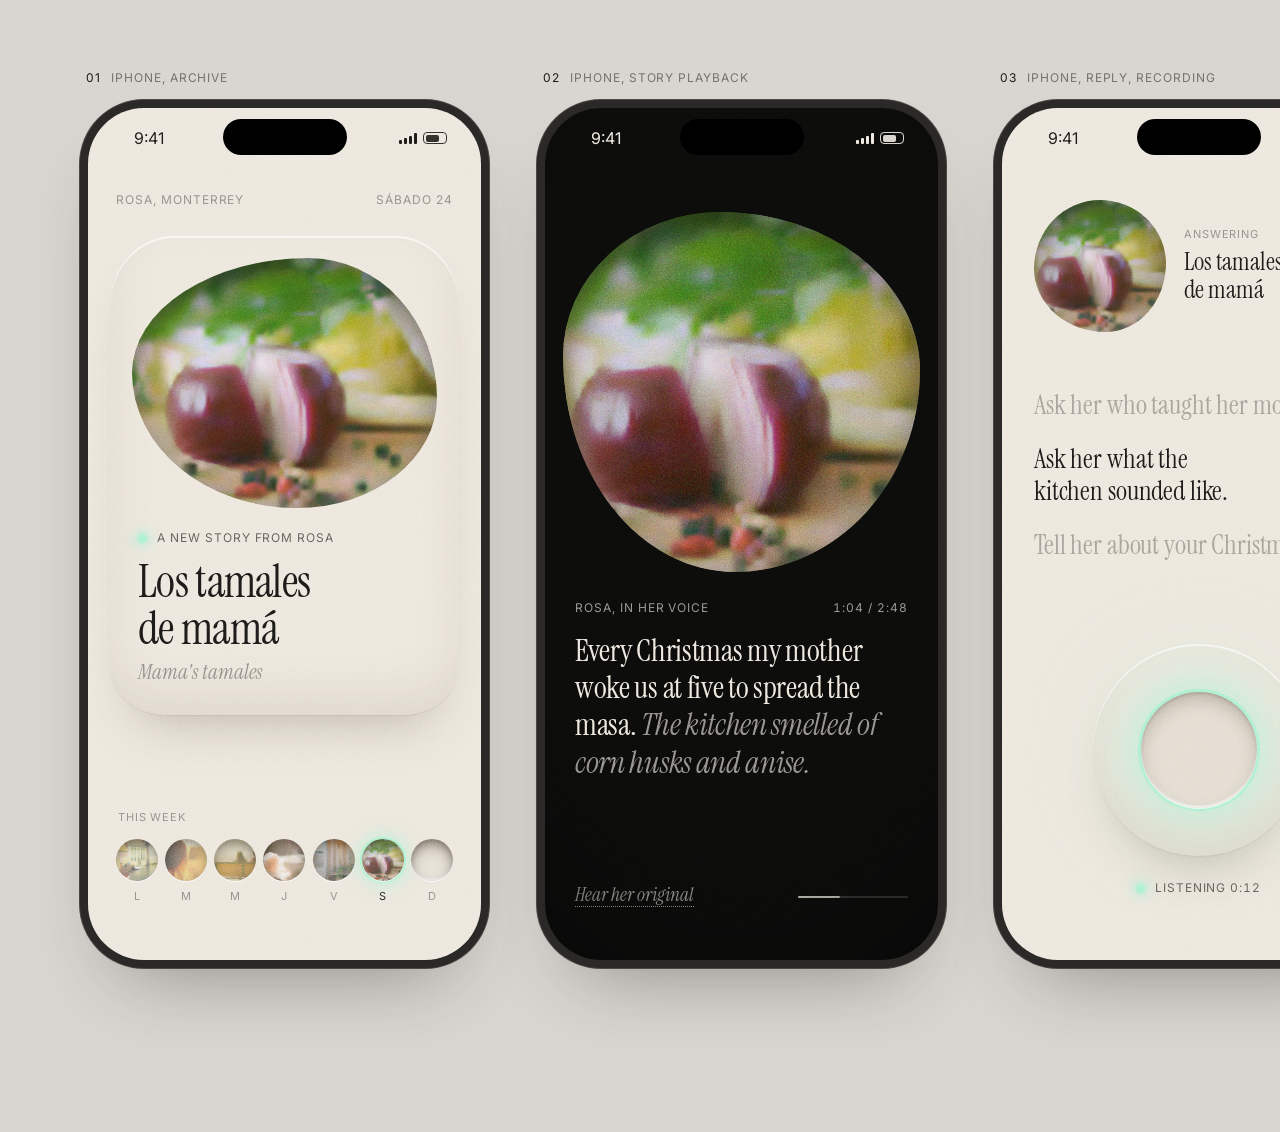
<file: design/iterations/v3/index.html>
<!doctype html>
<!--
  Mother Tongue, variant v3 "Shell object".
  The interface is a piece of the Hearth's matte shell. Surfaces are pillowed or pressed in,
  never bordered, like the blended hump on the back of the Dream Recorder.
  Each screen has one pebble-shaped window, and the story film lives inside it.
  Instrument Serif carries the clock, titles and her words at very large sizes. Inter only labels.
  The reply button is a recessed touch spot, the same gesture as Dream Recorder's touch sensor.
  Mint appears in two places only: a story waiting and a live recording.
  Cream for the archive and the reply, night for playback and the Hearth screen.
-->
<html lang="es">
<head>
<meta charset="utf-8">
<meta name="viewport" content="width=device-width, initial-scale=1">
<title>Shell Object</title>
<link rel="preconnect" href="https://fonts.googleapis.com">
<link href="https://fonts.googleapis.com/css2?family=Instrument+Serif:ital@0;1&family=Inter:wght@300;400&display=swap" rel="stylesheet">
<style>
:root{
  --cream:#ECE6DC; --taupe:#CFC6B8; --fog:#8E8A84; --ink:#1B1A18; --night:#0B0B0A; --mint:#A8F0CF;
  --studio:#D9D6D1;
  --serif:"Instrument Serif", "New York", Georgia, serif;
  --sans:"Inter", -apple-system, system-ui, sans-serif;
  --grain:url("data:image/svg+xml;utf8,<svg xmlns='http://www.w3.org/2000/svg' width='240' height='240'><filter id='n'><feTurbulence type='fractalNoise' baseFrequency='.85' numOctaves='3' stitchTiles='stitch'/><feColorMatrix type='saturate' values='0'/></filter><rect width='100%' height='100%' filter='url(%23n)'/></svg>");
  --pillow: inset 0 2px 1px rgba(255,255,255,.75), inset 0 -22px 40px rgba(122,106,84,.13), 0 1px 1px rgba(70,58,44,.08), 0 30px 50px -28px rgba(70,58,44,.35);
  --recess: inset 0 8px 16px rgba(92,80,64,.30), inset 0 2px 3px rgba(92,80,64,.25), inset 0 -2px 2px rgba(255,255,255,.85), 0 1px 0 rgba(255,255,255,.7);
}
*{box-sizing:border-box;margin:0;padding:0}
html,body{background:var(--studio)}
body{font-family:var(--sans);color:var(--ink);-webkit-font-smoothing:antialiased;-moz-osx-font-smoothing:grayscale;padding:72px 80px 80px}
.board{display:flex;gap:56px;align-items:flex-start}
.phones{display:flex;gap:48px}
.hearths{display:flex;flex-direction:column;gap:34px}
.label{font:400 12px/1 var(--sans);letter-spacing:.08em;text-transform:uppercase;color:#76726C;margin:0 0 16px 6px;white-space:nowrap}
.label b{font-weight:400;color:var(--ink);margin-right:10px}

/* grain on any surface */
.g{position:relative;isolation:isolate}
.g::after{content:"";position:absolute;inset:0;background-image:var(--grain);background-size:240px;mix-blend-mode:overlay;opacity:.42;pointer-events:none;border-radius:inherit;z-index:50}
.g.dark::after{opacity:.5}

/* iPhone */
.device{width:409px;height:868px;border-radius:64px;padding:8px;background:#2A2927;box-shadow:0 0 0 1px #4A4845, 0 40px 80px -40px rgba(40,34,28,.45)}
.screen{width:393px;height:852px;border-radius:56px;overflow:hidden;position:relative;background:var(--cream)}
.screen.night{background:var(--night);color:var(--cream)}
.status{position:absolute;top:0;left:0;right:0;height:54px;display:flex;align-items:center;justify-content:space-between;padding:6px 34px 0 46px;font:400 16px/1 var(--sans);z-index:40}
.island{position:absolute;top:11px;left:50%;width:124px;height:36px;margin-left:-62px;background:#000;border-radius:20px;z-index:41}
.batt{display:flex;gap:6px;align-items:center}
.bars{display:flex;gap:2px;align-items:flex-end;height:11px}
.bars i{width:3px;background:currentColor;border-radius:1px}
.cell{width:24px;height:12px;border-radius:4px;border:1px solid currentColor;opacity:.9;position:relative;padding:1.5px}
.cell::before{content:"";display:block;height:100%;width:70%;background:currentColor;border-radius:2px}

/* pebble window */
.pebble{position:relative;overflow:hidden;border-radius:58% 42% 46% 54% / 46% 56% 44% 54%}
.pebble img{width:100%;height:100%;object-fit:cover;display:block;filter:saturate(.85) contrast(.95)}
.pebble::before{content:"";position:absolute;inset:0;border-radius:inherit;box-shadow:inset 0 10px 24px rgba(20,16,12,.45), inset 0 -6px 18px rgba(255,255,255,.18), inset 0 0 60px rgba(20,16,12,.35);z-index:2}

/* 1 archive */
.arch{padding:86px 28px 0}
.who{font:400 12px/1 var(--sans);letter-spacing:.08em;text-transform:uppercase;color:var(--fog);display:flex;justify-content:space-between}
.mound{margin:30px -6px 0;border-radius:64px 64px 56px 56px / 70px 70px 48px 48px;background:var(--cream);box-shadow:var(--pillow);padding:22px 22px 30px}
.mound .pebble{height:250px}
.waiting{display:flex;align-items:center;gap:10px;margin:24px 6px 0;font:400 12px/1 var(--sans);letter-spacing:.08em;text-transform:uppercase;color:#5E5A54}
.dot{width:9px;height:9px;border-radius:50%;background:var(--mint);box-shadow:0 0 0 3px rgba(168,240,207,.25), 0 0 14px 3px rgba(168,240,207,.9)}
.t-es{font:400 46px/1.02 var(--serif);letter-spacing:-.015em;margin:14px 6px 0;text-wrap:balance}
.t-en{font:italic 400 21px/1.2 var(--serif);color:var(--fog);margin:8px 6px 0}
.week{position:absolute;left:28px;right:28px;bottom:58px}
.week .wl{font:400 11px/1 var(--sans);letter-spacing:.08em;text-transform:uppercase;color:var(--fog);margin:0 0 16px 2px}
.slots{display:flex;justify-content:space-between}
.slot{display:flex;flex-direction:column;align-items:center;gap:10px}
.well{width:42px;height:42px;border-radius:50%;box-shadow:var(--recess);background:#E4DDD1;overflow:hidden;position:relative}
.well img{width:100%;height:100%;object-fit:cover;opacity:.78;filter:blur(.6px) saturate(.7);border-radius:50%}
.well::after{content:"";position:absolute;inset:0;border-radius:50%;box-shadow:inset 0 5px 9px rgba(60,50,38,.45)}
.slot.today .well{box-shadow:var(--recess), 0 0 0 2px var(--mint), 0 0 18px 4px rgba(168,240,207,.75)}
.slot span{font:400 11px/1 var(--sans);color:var(--fog)}
.slot.today span{color:var(--ink)}
.slot.empty .well{background:#E6E0D6}

/* 2 playback */
.play{height:100%;display:flex;flex-direction:column;padding:104px 26px 0}
.play .pebble{height:360px;margin:0 -8px;border-radius:44% 56% 52% 48% / 40% 44% 56% 60%}
.play .pebble img{filter:saturate(.8) brightness(.92)}
.from{display:flex;justify-content:space-between;margin:30px 4px 0;font:400 12px/1 var(--sans);letter-spacing:.08em;text-transform:uppercase;color:var(--fog);font-variant-numeric:tabular-nums}
.words{font:400 31px/1.2 var(--serif);letter-spacing:-.01em;color:var(--cream);margin:18px 4px 0;text-wrap:pretty}
.words em{color:var(--fog)}
.orig{position:absolute;left:30px;bottom:56px;font:italic 400 19px/1 var(--serif);color:var(--fog);text-decoration:underline;text-decoration-style:dotted;text-underline-offset:5px;text-decoration-thickness:1px}
.progress{position:absolute;right:30px;bottom:62px;width:110px;height:2px;background:rgba(236,230,220,.16);border-radius:2px}
.progress::before{content:"";display:block;height:100%;width:38%;background:var(--cream);opacity:.7;border-radius:2px}
.night .vign{position:absolute;inset:0;background:radial-gradient(120% 90% at 50% 40%,transparent 50%,rgba(0,0,0,.55));pointer-events:none;z-index:30}

/* 3 reply */
.reply{height:100%;padding:92px 32px 0;position:relative}
.reply .pebble{height:132px;width:132px;border-radius:50% 50% 46% 54% / 52% 48% 52% 48%;opacity:.95}
.ctx{display:flex;align-items:center;gap:18px}
.ctx div{font:400 25px/1.1 var(--serif)}
.ctx small{display:block;font:400 11px/1 var(--sans);letter-spacing:.08em;text-transform:uppercase;color:var(--fog);margin-bottom:8px}
.ask{margin:46px 0 0;list-style:none}
.ask li{font:400 27px/1.18 var(--serif);color:#A39D94;padding:11px 0;letter-spacing:-.005em;text-wrap:balance}
.ask li.on{color:var(--ink)}
.spot-wrap{position:absolute;left:0;right:0;bottom:66px;display:flex;flex-direction:column;align-items:center}
.boss{width:212px;height:212px;border-radius:50%;background:var(--cream);box-shadow:var(--pillow);display:grid;place-items:center}
.spot{width:116px;height:116px;border-radius:50%;background:#E2DBCF;box-shadow:var(--recess), 0 0 0 3px rgba(168,240,207,.95), 0 0 34px 10px rgba(168,240,207,.55), 0 0 90px 26px rgba(168,240,207,.28)}
.rec{margin-top:26px;font:400 12px/1 var(--sans);letter-spacing:.08em;text-transform:uppercase;color:#5E5A54;display:flex;gap:10px;align-items:center;font-variant-numeric:tabular-nums}

/* Hearth */
.shell{width:720px;height:276px;border-radius:120px 120px 104px 104px / 110px 110px 96px 96px;background:var(--cream);box-shadow:inset 0 3px 2px rgba(255,255,255,.8), inset 0 -26px 50px rgba(122,106,84,.18), 0 2px 2px rgba(70,58,44,.1), 0 40px 60px -30px rgba(70,58,44,.42);position:relative;display:flex;align-items:center;padding-left:34px}
.glass{z-index:3;width:576px;height:180px;border-radius:70px;overflow:hidden;background:var(--night);box-shadow:0 0 0 6px #E2DBCF, inset 0 0 0 1px #000;position:relative}
.glass::before{content:"";position:absolute;inset:0;border-radius:inherit;box-shadow:inset 0 8px 18px rgba(0,0,0,.7);z-index:45;pointer-events:none}
.strip{width:1280px;height:400px;transform:scale(.45);transform-origin:0 0;position:absolute;left:0;top:0;color:var(--fog)}
.strip .vign{position:absolute;inset:0;background:radial-gradient(90% 120% at 50% 50%,transparent 45%,rgba(0,0,0,.7));z-index:30}
.btn{position:absolute;right:34px;top:50%;margin-top:-30px;width:60px;height:60px;border-radius:50%;background:#E4DDD1;box-shadow:var(--recess)}
.btn.lit{background:#DDEFE4;box-shadow:var(--recess), 0 0 0 2px rgba(168,240,207,.95), 0 0 26px 8px rgba(168,240,207,.7), 0 0 70px 20px rgba(168,240,207,.3)}
.clock{position:absolute;inset:0;display:grid;place-items:center;font:400 340px/1 var(--serif);letter-spacing:-.025em;color:#7C7872;font-variant-numeric:tabular-nums;padding-bottom:20px}
.newstory{position:absolute;inset:0;display:flex;flex-direction:column;justify-content:center;padding:0 130px}
.newstory small{font:400 26px/1 var(--sans);letter-spacing:.1em;text-transform:uppercase;color:var(--fog);display:flex;align-items:center;gap:20px}
.newstory small .dot{width:18px;height:18px}
.newstory h3{font:400 128px/1 var(--serif);color:var(--cream);letter-spacing:-.02em;margin-top:26px;font-weight:400}
.newstory p{font:italic 400 48px/1 var(--serif);color:var(--fog);margin-top:18px}
.film{position:absolute;inset:0}
.film img{width:100%;height:100%;object-fit:cover;filter:saturate(.85) brightness(.85)}
.cap{position:absolute;left:130px;right:130px;bottom:58px;font:400 52px/1.12 var(--serif);color:var(--cream);text-shadow:0 2px 30px rgba(0,0,0,.6);z-index:35;text-wrap:balance}
</style>
</head>
<body>
<div class="board">
  <div class="phones">
    <!-- 1 archive -->
    <div>
      <p class="label"><b>01</b>iPhone, archive</p>
      <div class="device"><div class="screen g">
        <div class="island"></div>
        <div class="status"><span>9:41</span><span class="batt"><span class="bars"><i style="height:4px"></i><i style="height:6px"></i><i style="height:8px"></i><i style="height:11px"></i></span><span class="cell"></span></span></div>
        <div class="arch">
          <div class="who"><span>Rosa, Monterrey</span><span>sábado 24</span></div>
          <div class="mound">
            <div class="pebble"><img src="../media/1-cocina.jpg" alt=""></div>
            <div class="waiting"><span class="dot"></span>A new story from Rosa</div>
            <h2 class="t-es">Los tamales de mamá</h2>
            <p class="t-en">Mama's tamales</p>
          </div>
        </div>
        <div class="week">
          <p class="wl">This week</p>
          <div class="slots">
            <div class="slot"><div class="well"><img src="../media/2-pueblo.jpg" alt=""></div><span>L</span></div>
            <div class="slot"><div class="well"><img src="../media/3-campo.jpg" alt=""></div><span>M</span></div>
            <div class="slot"><div class="well"><img src="../media/4-mar.jpg" alt=""></div><span>M</span></div>
            <div class="slot"><div class="well"><img src="../media/5-te.jpg" alt=""></div><span>J</span></div>
            <div class="slot"><div class="well"><img src="../media/6-bicicleta.jpg" alt=""></div><span>V</span></div>
            <div class="slot today"><div class="well"><img src="../media/1-cocina.jpg" alt=""></div><span>S</span></div>
            <div class="slot empty"><div class="well"></div><span>D</span></div>
          </div>
        </div>
      </div></div>
    </div>

    <!-- 2 playback -->
    <div>
      <p class="label"><b>02</b>iPhone, story playback</p>
      <div class="device"><div class="screen night g dark">
        <div class="island"></div>
        <div class="status"><span>9:41</span><span class="batt"><span class="bars"><i style="height:4px"></i><i style="height:6px"></i><i style="height:8px"></i><i style="height:11px"></i></span><span class="cell"></span></span></div>
        <div class="play">
          <div class="pebble"><img src="../media/1-cocina.jpg" alt=""></div>
          <div class="from"><span>Rosa, in her voice</span><span>1:04 / 2:48</span></div>
          <p class="words">Every Christmas my mother woke us at five to spread the masa. <em>The kitchen smelled of corn husks and anise.</em></p>
        </div>
        <a class="orig">Hear her original</a>
        <div class="progress"></div>
        <div class="vign"></div>
      </div></div>
    </div>

    <!-- 3 reply -->
    <div>
      <p class="label"><b>03</b>iPhone, reply, recording</p>
      <div class="device"><div class="screen g">
        <div class="island"></div>
        <div class="status"><span>9:41</span><span class="batt"><span class="bars"><i style="height:4px"></i><i style="height:6px"></i><i style="height:8px"></i><i style="height:11px"></i></span><span class="cell"></span></span></div>
        <div class="reply">
          <div class="ctx"><div class="pebble"><img src="../media/1-cocina.jpg" alt=""></div><div><small>Answering</small>Los tamales<br>de mamá</div></div>
          <ul class="ask">
            <li>Ask her who taught her mother.</li>
            <li class="on">Ask her what the kitchen sounded like.</li>
            <li>Tell her about your Christmas.</li>
          </ul>
        </div>
        <div class="spot-wrap">
          <div class="boss"><div class="spot"></div></div>
          <p class="rec"><span class="dot"></span>Listening 0:12</p>
        </div>
      </div></div>
    </div>
  </div>

  <div class="hearths">
    <div>
      <p class="label"><b>04</b>Hearth, idle</p>
      <div class="shell g">
        <div class="glass"><div class="strip"><div class="clock">7:42</div><div class="vign"></div></div></div>
        <div class="btn"></div>
      </div>
    </div>
    <div>
      <p class="label"><b>05</b>Hearth, new story waiting</p>
      <div class="shell g">
        <div class="glass"><div class="strip"><div class="newstory"><small><span class="dot"></span>Te espera</small><h3>Sofía</h3><p>respondió a «Los tamales de mamá»</p></div><div class="vign"></div></div></div>
        <div class="btn lit"></div>
      </div>
    </div>
    <div>
      <p class="label"><b>05b</b>Hearth, playing</p>
      <div class="shell g">
        <div class="glass"><div class="strip"><div class="film"><img src="../media/7-atardecer.jpg" alt=""></div><div class="cap">Abuela, ¿cómo sonaba la cocina de tu mamá?</div><div class="vign"></div></div></div>
        <div class="btn"></div>
      </div>
    </div>
  </div>
</div>
</body>
</html>
</file>
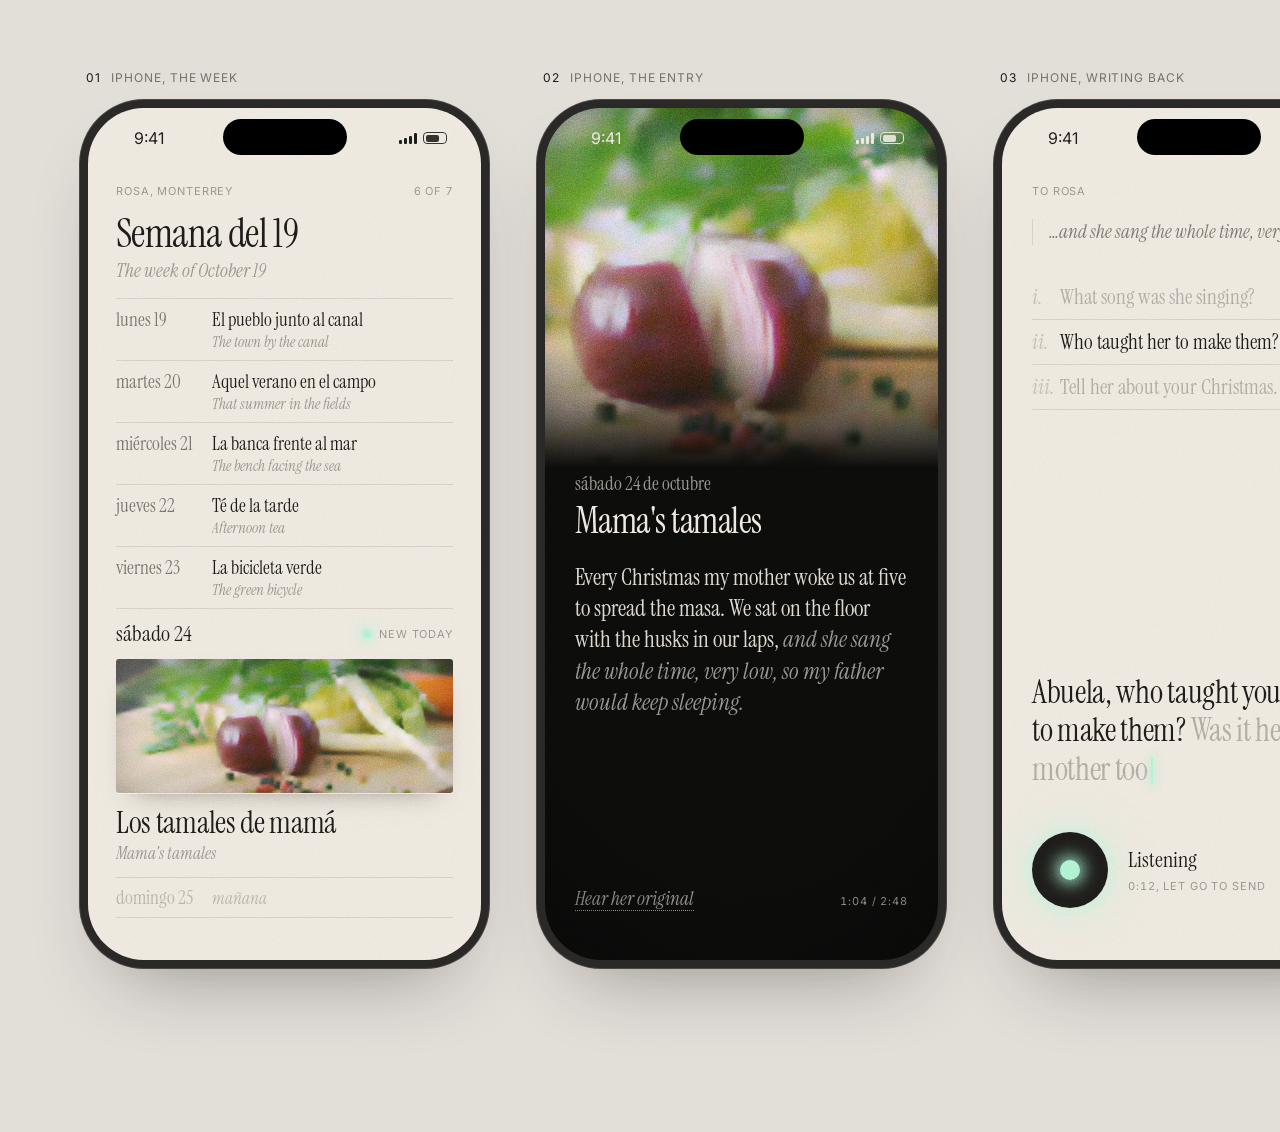
<file: design/iterations/v4/index.html>
<!doctype html>
<!--
  Mother Tongue, variant v4 "Field notes".
  The archive is a diary of one week: seven ruled lines, lunes to domingo, one story per day.
  Dates are written in Instrument Serif like a hand would write them. Inter only for small labels.
  Only today's line is open, and the film shows there as a single print pasted into the page.
  Playback reads like the diary entry itself: the film, then her words as long serif prose.
  The reply is a page being written: prompts in the margin, her grandkid's words appearing live.
  Mint marks only the story waiting today and the live recording. Cream paper with heavy grain.
  The Hearth wears the taupe shell and shows the date the way the diary does.
-->
<html lang="es">
<head>
<meta charset="utf-8">
<meta name="viewport" content="width=device-width, initial-scale=1">
<title>Field Notes</title>
<link rel="preconnect" href="https://fonts.googleapis.com">
<link href="https://fonts.googleapis.com/css2?family=Instrument+Serif:ital@0;1&family=Inter:wght@300;400&display=swap" rel="stylesheet">
<style>
:root{
  --cream:#ECE6DC; --taupe:#CFC6B8; --fog:#8E8A84; --ink:#1B1A18; --night:#0B0B0A; --mint:#A8F0CF;
  --studio:#E2DED8; --rule:rgba(27,26,24,.13); --soft:#6F6B65;
  --serif:"Instrument Serif", "New York", Georgia, serif;
  --sans:"Inter", -apple-system, system-ui, sans-serif;
  --grain:url("data:image/svg+xml;utf8,<svg xmlns='http://www.w3.org/2000/svg' width='240' height='240'><filter id='n'><feTurbulence type='fractalNoise' baseFrequency='.8' numOctaves='3' stitchTiles='stitch'/><feColorMatrix type='saturate' values='0'/></filter><rect width='100%' height='100%' filter='url(%23n)'/></svg>");
}
*{box-sizing:border-box;margin:0;padding:0}
html,body{background:var(--studio)}
body{font-family:var(--sans);color:var(--ink);-webkit-font-smoothing:antialiased;-moz-osx-font-smoothing:grayscale;padding:72px 80px 80px}
.board{display:flex;gap:56px;align-items:flex-start}
.phones{display:flex;gap:48px}
.hearths{display:flex;flex-direction:column;gap:34px}
.label{font:400 12px/1 var(--sans);letter-spacing:.08em;text-transform:uppercase;color:#76726C;margin:0 0 16px 6px;white-space:nowrap}
.label b{font-weight:400;color:var(--ink);margin-right:10px}
.g{position:relative;isolation:isolate}
.g::after{content:"";position:absolute;inset:0;background-image:var(--grain);background-size:240px;mix-blend-mode:overlay;opacity:.5;pointer-events:none;border-radius:inherit;z-index:50}
.mono{font:400 11px/1 var(--sans);letter-spacing:.08em;text-transform:uppercase;color:var(--fog);white-space:nowrap}
.dot{display:inline-block;width:8px;height:8px;border-radius:50%;background:var(--mint);box-shadow:0 0 0 3px rgba(168,240,207,.25),0 0 14px 3px rgba(168,240,207,.9)}

/* device */
.device{width:409px;height:868px;border-radius:64px;padding:8px;background:#2A2927;box-shadow:0 0 0 1px #4A4845,0 40px 80px -40px rgba(40,34,28,.45)}
.screen{width:393px;height:852px;border-radius:56px;overflow:hidden;position:relative;background:var(--cream)}
.screen.night{background:var(--night);color:var(--cream)}
.status{position:absolute;top:0;left:0;right:0;height:54px;display:flex;align-items:center;justify-content:space-between;padding:6px 34px 0 46px;font:400 16px/1 var(--sans);z-index:40}
.island{position:absolute;top:11px;left:50%;width:124px;height:36px;margin-left:-62px;background:#000;border-radius:20px;z-index:41}
.batt{display:flex;gap:6px;align-items:center}
.bars{display:flex;gap:2px;align-items:flex-end;height:11px}
.bars i{width:3px;background:currentColor;border-radius:1px}
.cell{width:24px;height:12px;border-radius:4px;border:1px solid currentColor;opacity:.9;padding:1.5px}
.cell::before{content:"";display:block;height:100%;width:70%;background:currentColor;border-radius:2px}

.print{position:relative;overflow:hidden}
.print img{display:block;width:100%;height:100%;object-fit:cover;filter:saturate(.82) contrast(.96)}
.print::before{content:"";position:absolute;inset:0;box-shadow:inset 0 0 40px rgba(30,24,18,.35);z-index:2}

/* 1 diary */
.diary{padding:78px 28px 0}
.head{display:flex;justify-content:space-between;align-items:baseline}
.h1{font:400 40px/1 var(--serif);letter-spacing:-.015em;margin-top:16px}
.h1 em{display:block;font-size:19px;color:var(--fog);margin-top:8px;letter-spacing:0}
.days{list-style:none;margin-top:18px;border-top:1px solid var(--rule)}
.day{display:grid;grid-template-columns:96px 1fr;align-items:baseline;padding:10px 0 9px;border-bottom:1px solid var(--rule)}
.d{font:400 19px/1 var(--serif);color:var(--soft);white-space:nowrap}
.d i{font-style:normal;font-variant-numeric:tabular-nums}
.st{font:400 19px/1.15 var(--serif);white-space:nowrap;overflow:hidden;text-overflow:ellipsis}
.st em{display:block;font-size:15px;color:var(--fog);margin-top:3px}
.day.today{display:block;padding:14px 0 14px}
.day.today .row{display:flex;justify-content:space-between;align-items:center}
.day.today .d{color:var(--ink);font-size:22px}
.day.today .print{height:134px;margin-top:14px;border-radius:3px;box-shadow:0 1px 0 rgba(255,255,255,.6),0 14px 26px -18px rgba(40,30,20,.6)}
.day.today .t{font:400 31px/1.05 var(--serif);letter-spacing:-.01em;margin-top:14px}
.day.today .t em{display:block;font-size:17px;color:var(--fog);margin-top:5px;letter-spacing:0}
.day.later .d,.day.later .st{color:#B2ACA3}

/* 2 entry */
.entry .print{height:360px}
.entry .print::after{content:"";position:absolute;left:0;right:0;bottom:0;height:120px;background:linear-gradient(transparent,var(--night));z-index:3}
.entry .body{padding:6px 30px 0}
.entry .date{font:400 19px/1 var(--serif);color:var(--fog)}
.entry h2{font:400 36px/1.02 var(--serif);letter-spacing:-.015em;margin-top:10px;font-weight:400}
.entry .words{font:400 23px/1.36 var(--serif);color:#D9D3C9;margin-top:22px;text-wrap:pretty}
.entry .words em{color:var(--fog)}
.entry .foot{position:absolute;left:30px;right:30px;bottom:52px;display:flex;justify-content:space-between;align-items:baseline}
.link{font:italic 400 19px/1 var(--serif);color:var(--fog);text-decoration:underline dotted 1px;text-underline-offset:5px}
.entry .time{font-variant-numeric:tabular-nums}
.vign{position:absolute;inset:0;background:radial-gradient(120% 90% at 50% 40%,transparent 55%,rgba(0,0,0,.5));pointer-events:none;z-index:30}

/* 3 writing */
.write{padding:78px 30px 0}
.quote{margin-top:22px;padding-left:16px;border-left:1px solid var(--rule);font:italic 400 19px/1.35 var(--serif);color:var(--soft);text-wrap:pretty}
.margin{margin-top:30px}
.margin p{font:400 21px/1.25 var(--serif);color:#A9A39A;padding:9px 0;border-bottom:1px solid var(--rule);display:grid;grid-template-columns:28px 1fr}
.margin p i{font-style:italic;color:#BDB7AE}
.margin p.on{color:var(--ink)}
.live{position:absolute;left:30px;right:34px;bottom:172px;font:400 32px/1.2 var(--serif);letter-spacing:-.01em;text-wrap:pretty}
.live .fade{color:#A9A39A}
.caret{display:inline-block;width:2px;height:26px;background:var(--mint);vertical-align:-4px;margin-left:3px;box-shadow:0 0 10px 2px rgba(168,240,207,.9)}
.hold{position:absolute;left:30px;right:30px;bottom:52px;display:flex;align-items:center;gap:20px}
.disc{width:76px;height:76px;border-radius:50%;background:var(--ink);display:grid;place-items:center;box-shadow:0 0 0 8px rgba(168,240,207,.18),0 0 40px 8px rgba(168,240,207,.35)}
.disc span{width:20px;height:20px;border-radius:50%;background:var(--mint);box-shadow:0 0 16px 4px rgba(168,240,207,.8)}
.hold .txt{font:400 22px/1.1 var(--serif)}
.hold .txt .mono{display:block;margin-top:8px;font-variant-numeric:tabular-nums}

/* Hearth */
.shell{width:720px;height:276px;border-radius:48px;background:var(--taupe);box-shadow:inset 0 2px 1px rgba(255,255,255,.55),inset 0 -24px 44px rgba(90,76,58,.2),0 2px 2px rgba(60,50,38,.12),0 40px 60px -30px rgba(60,50,38,.45);position:relative;display:flex;align-items:center;padding-left:40px}
.glass{width:576px;height:180px;border-radius:14px;overflow:hidden;background:var(--night);position:relative;z-index:3;box-shadow:0 0 0 5px #C4BBAC,0 0 0 6px rgba(60,50,38,.15)}
.glass::before{content:"";position:absolute;inset:0;box-shadow:inset 0 6px 16px rgba(0,0,0,.7);z-index:45;border-radius:inherit}
.strip{width:1280px;height:400px;transform:scale(.45);transform-origin:0 0;position:absolute;left:0;top:0;color:var(--fog)}
.btn{position:absolute;right:38px;top:50%;margin-top:-28px;width:56px;height:56px;border-radius:50%;background:#C8BFB1;box-shadow:inset 0 6px 12px rgba(70,58,44,.35),inset 0 -2px 2px rgba(255,255,255,.55)}
.btn.lit{background:#D4E9DC;box-shadow:inset 0 6px 12px rgba(70,58,44,.3),0 0 0 2px rgba(168,240,207,.95),0 0 26px 8px rgba(168,240,207,.7),0 0 70px 20px rgba(168,240,207,.3)}
.cal{position:absolute;inset:0;display:flex;align-items:center;justify-content:space-between;padding:0 120px 10px}
.cal .wd{font:400 150px/1 var(--serif);letter-spacing:-.02em;color:#8A867F}
.cal .wd em{display:block;font-size:52px;color:#5D5A55;margin-top:18px;letter-spacing:0}
.cal .clk{font:400 150px/1 var(--serif);color:#5D5A55;font-variant-numeric:tabular-nums}
.note{position:absolute;inset:0;display:flex;flex-direction:column;justify-content:center;padding:0 120px}
.note .mono{font-size:26px;color:var(--fog);display:flex;align-items:center;gap:20px}
.note .mono .dot{width:18px;height:18px}
.note h3{font:400 112px/1 var(--serif);color:var(--cream);letter-spacing:-.02em;margin-top:24px;font-weight:400}
.note p{font:italic 400 46px/1 var(--serif);color:var(--fog);margin-top:18px}
.film{position:absolute;inset:0}
.film img{width:100%;height:100%;object-fit:cover;filter:saturate(.85) brightness(.82)}
.film .vign{background:radial-gradient(90% 120% at 50% 50%,transparent 45%,rgba(0,0,0,.7))}
.stamp{position:absolute;left:90px;top:56px;font:italic 400 44px/1 var(--serif);color:rgba(236,230,220,.8);z-index:35}
.cap{position:absolute;left:90px;right:200px;bottom:60px;font:400 54px/1.1 var(--serif);color:var(--cream);text-shadow:0 2px 30px rgba(0,0,0,.6);z-index:35;text-wrap:balance}
</style>
</head>
<body>
<div class="board">
  <div class="phones">
    <!-- 1 diary -->
    <div>
      <p class="label"><b>01</b>iPhone, the week</p>
      <div class="device"><div class="screen g">
        <div class="island"></div>
        <div class="status"><span>9:41</span><span class="batt"><span class="bars"><i style="height:4px"></i><i style="height:6px"></i><i style="height:8px"></i><i style="height:11px"></i></span><span class="cell"></span></span></div>
        <div class="diary">
          <div class="head"><span class="mono">Rosa, Monterrey</span><span class="mono">6 of 7</span></div>
          <h1 class="h1">Semana del 19<em>The week of October 19</em></h1>
          <ul class="days">
            <li class="day"><span class="d">lunes <i>19</i></span><span class="st">El pueblo junto al canal<em>The town by the canal</em></span></li>
            <li class="day"><span class="d">martes <i>20</i></span><span class="st">Aquel verano en el campo<em>That summer in the fields</em></span></li>
            <li class="day"><span class="d">miércoles <i>21</i></span><span class="st">La banca frente al mar<em>The bench facing the sea</em></span></li>
            <li class="day"><span class="d">jueves <i>22</i></span><span class="st">Té de la tarde<em>Afternoon tea</em></span></li>
            <li class="day"><span class="d">viernes <i>23</i></span><span class="st">La bicicleta verde<em>The green bicycle</em></span></li>
            <li class="day today">
              <div class="row"><span class="d">sábado <i>24</i></span><span class="mono"><span class="dot"></span>&nbsp;&nbsp;New today</span></div>
              <div class="print"><img src="../media/1-cocina.jpg" alt=""></div>
              <p class="t">Los tamales de mamá<em>Mama's tamales</em></p>
            </li>
            <li class="day later"><span class="d">domingo <i>25</i></span><span class="st"><em style="color:inherit;font-size:17px;margin:0">mañana</em></span></li>
          </ul>
        </div>
      </div></div>
    </div>

    <!-- 2 entry -->
    <div>
      <p class="label"><b>02</b>iPhone, the entry</p>
      <div class="device"><div class="screen night g">
        <div class="island"></div>
        <div class="status"><span>9:41</span><span class="batt"><span class="bars"><i style="height:4px"></i><i style="height:6px"></i><i style="height:8px"></i><i style="height:11px"></i></span><span class="cell"></span></span></div>
        <div class="entry">
          <div class="print"><img src="../media/1-cocina.jpg" alt=""></div>
          <div class="body">
            <p class="date">sábado 24 de octubre</p>
            <h2>Mama's tamales</h2>
            <p class="words">Every Christmas my mother woke us at five to spread the masa. We sat on the floor with the husks in our laps, <em>and she sang the whole time, very low, so my father would keep sleeping.</em></p>
          </div>
          <div class="foot"><span class="link">Hear her original</span><span class="mono time">1:04 / 2:48</span></div>
        </div>
        <div class="vign"></div>
      </div></div>
    </div>

    <!-- 3 writing -->
    <div>
      <p class="label"><b>03</b>iPhone, writing back</p>
      <div class="device"><div class="screen g">
        <div class="island"></div>
        <div class="status"><span>9:41</span><span class="batt"><span class="bars"><i style="height:4px"></i><i style="height:6px"></i><i style="height:8px"></i><i style="height:11px"></i></span><span class="cell"></span></span></div>
        <div class="write">
          <div class="head"><span class="mono">To Rosa</span><span class="mono">sábado 24</span></div>
          <p class="quote">…and she sang the whole time, very low.</p>
          <div class="margin">
            <p><i>i.</i>What song was she singing?</p>
            <p class="on"><i>ii.</i>Who taught her to make them?</p>
            <p><i>iii.</i>Tell her about your Christmas.</p>
          </div>
          <p class="live">Abuela, who taught your mom to make them? <span class="fade">Was it her mother too</span><span class="caret"></span></p>
        </div>
        <div class="hold">
          <div class="disc"><span></span></div>
          <div class="txt">Listening<span class="mono">0:12, let go to send</span></div>
        </div>
      </div></div>
    </div>
  </div>

  <div class="hearths">
    <div>
      <p class="label"><b>04</b>Hearth, idle</p>
      <div class="shell g">
        <div class="glass"><div class="strip"><div class="cal"><div class="wd">sábado<em>24 de octubre</em></div><div class="clk">7:42</div></div><div class="vign"></div></div></div>
        <div class="btn"></div>
      </div>
    </div>
    <div>
      <p class="label"><b>05</b>Hearth, new story waiting</p>
      <div class="shell g">
        <div class="glass"><div class="strip"><div class="note"><span class="mono"><span class="dot"></span>sábado 24</span><h3>Sofía te escribió</h3><p>sobre «Los tamales de mamá»</p></div><div class="vign"></div></div></div>
        <div class="btn lit"></div>
      </div>
    </div>
    <div>
      <p class="label"><b>05b</b>Hearth, playing</p>
      <div class="shell g">
        <div class="glass"><div class="strip"><div class="film"><img src="../media/7-atardecer.jpg" alt=""><div class="vign"></div></div><div class="stamp">sábado 24</div><div class="cap">Abuela, ¿quién le enseñó a tu mamá a hacerlos?</div></div></div>
        <div class="btn"></div>
      </div>
    </div>
  </div>
</div>
</body>
</html>
</file>
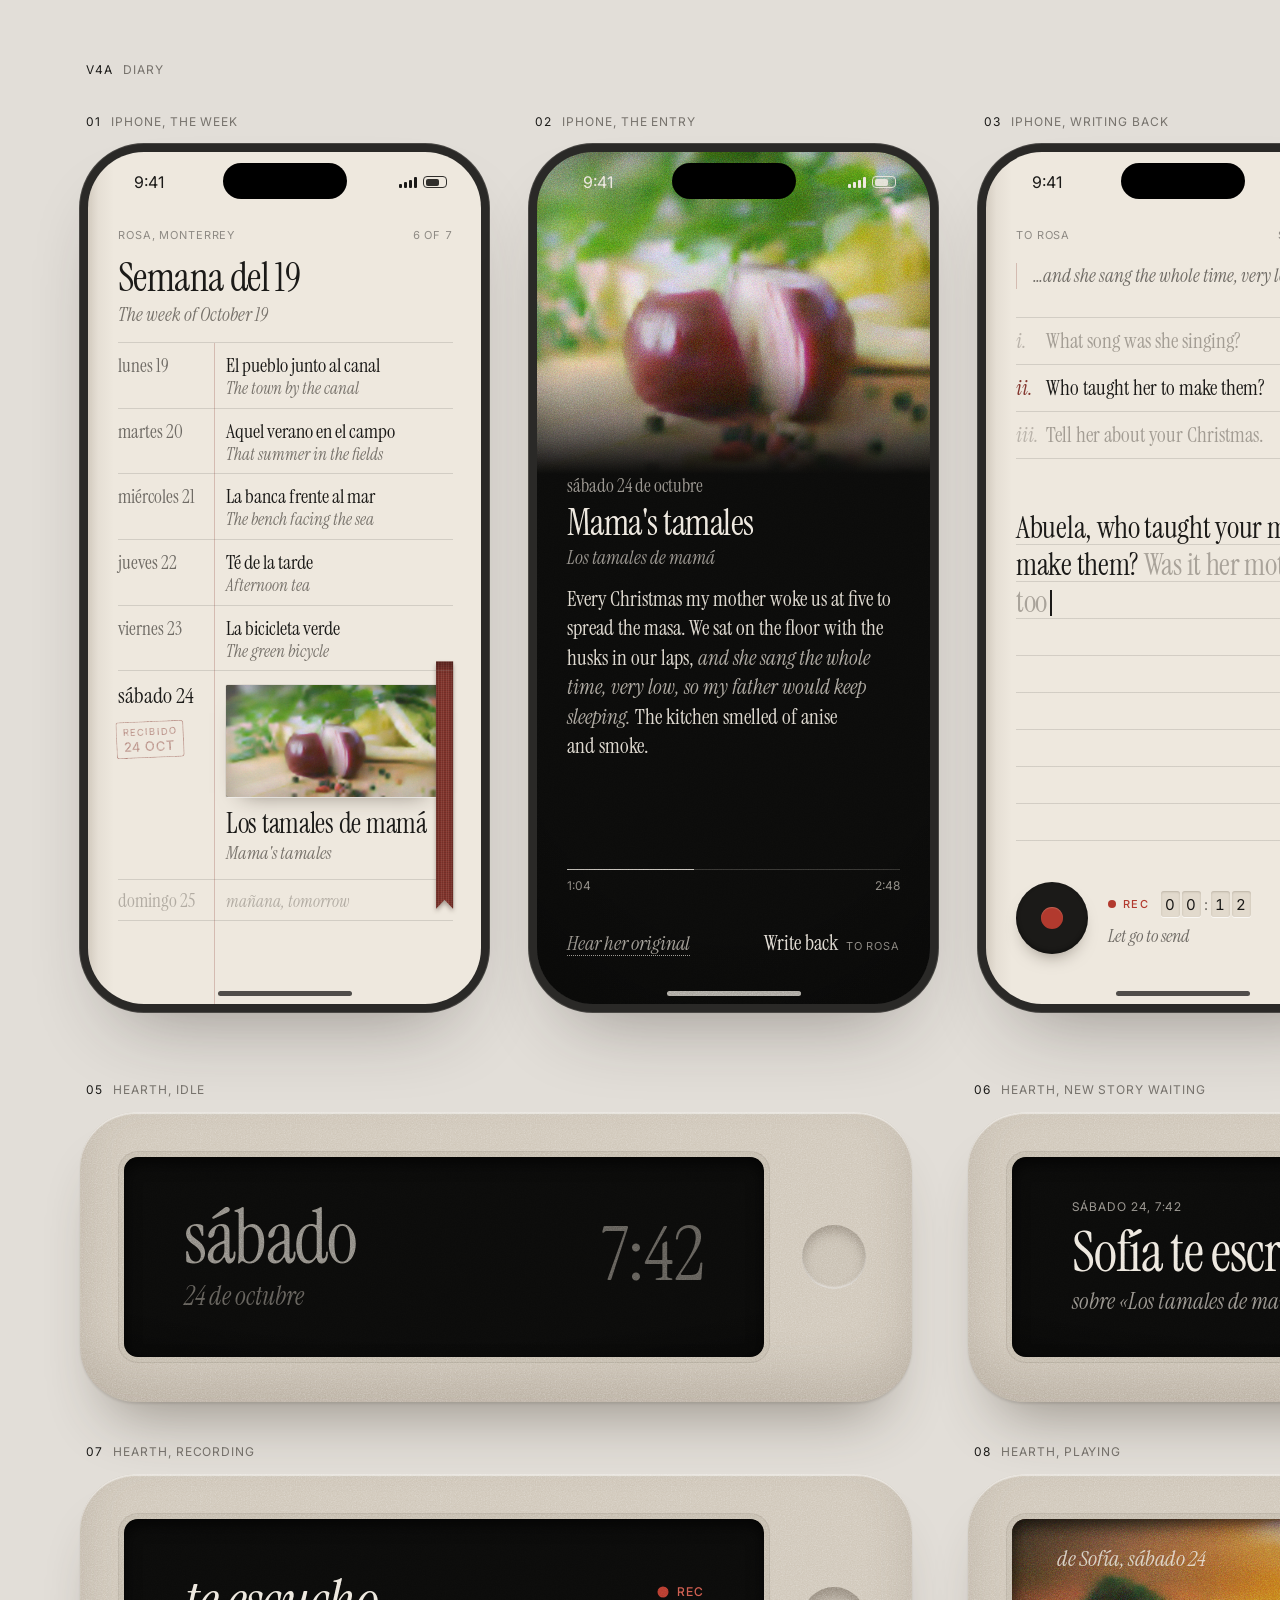
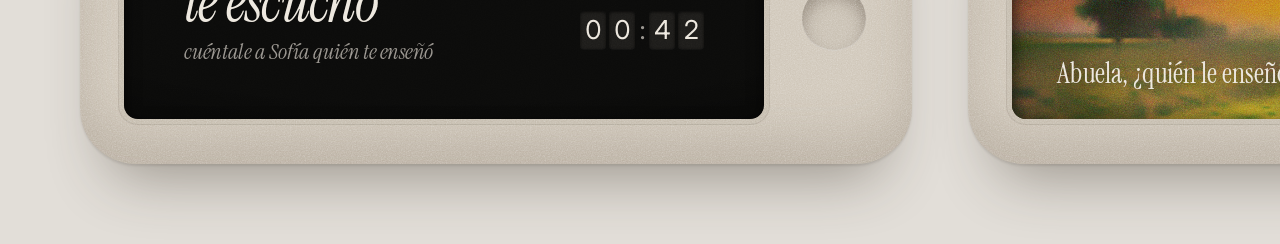
<file: design/iterations/v4a/index.html>
<!doctype html>
<!--
  Mother Tongue, take v4a "Diary". The closest evolution of v4 "Field notes".
  The week is a ledger page: dates left of a faded madder margin line, stories right of it.
  Today is marked by a fabric ribbon bookmark lying across the pasted print, plus a small dater stamp.
  No light-up accents on the phone. Recording is a muted red REC dot and a tape counter.
  The Hearth keeps the taupe shell. A new story shows as the sender line and the button lit
  from behind like a nightlight through paper.
-->
<html lang="es">
<head>
<meta charset="utf-8">
<meta name="viewport" content="width=device-width, initial-scale=1">
<title>Diary</title>
<link rel="preconnect" href="https://fonts.googleapis.com">
<link href="https://fonts.googleapis.com/css2?family=Instrument+Serif:ital@0;1&family=Inter:wght@300;400;500&display=swap" rel="stylesheet">
<style>
:root{
  --cream:#ECE6DC; --paper:#EEE8DE; --taupe:#CFC6B8; --fog:#8E8A84; --ink:#1B1A18; --night:#0B0B0A;
  --studio:#E2DED8; --rule:rgba(27,26,24,.13); --soft:#6F6B65; --sub:#77726B;
  --ribbon:#82342C; --madder:rgba(140,59,50,.26); --rec:#B23A2E; --lamp:#F6E7C8;
  --serif:"Instrument Serif", "New York", Georgia, serif;
  --sans:"Inter", -apple-system, system-ui, sans-serif;
  --grain:url("data:image/svg+xml;utf8,<svg xmlns='http://www.w3.org/2000/svg' width='240' height='240'><filter id='n'><feTurbulence type='fractalNoise' baseFrequency='.8' numOctaves='3' stitchTiles='stitch'/><feColorMatrix type='saturate' values='0'/></filter><rect width='100%' height='100%' filter='url(%23n)'/></svg>");
}
*{box-sizing:border-box;margin:0;padding:0}
html,body{background:var(--studio)}
body{font-family:var(--sans);color:var(--ink);-webkit-font-smoothing:antialiased;-moz-osx-font-smoothing:grayscale;padding:64px 80px 80px}
.title{font:400 12px/1 var(--sans);letter-spacing:.08em;text-transform:uppercase;color:#76726C;margin:0 0 40px 6px}
.title b{font-weight:400;color:var(--ink);margin-right:10px}
.phones{display:flex;gap:40px}
.hearths{display:grid;grid-template-columns:repeat(2,max-content);gap:44px 56px;margin-top:72px}
.label{font:400 12px/1 var(--sans);letter-spacing:.08em;text-transform:uppercase;color:#76726C;margin:0 0 16px 6px;white-space:nowrap}
.label b{font-weight:400;color:var(--ink);margin-right:10px}
.g{position:relative;isolation:isolate}
.g::after{content:"";position:absolute;inset:0;background-image:var(--grain);background-size:240px;mix-blend-mode:overlay;opacity:.5;pointer-events:none;border-radius:inherit;z-index:50}
.mono{font:400 11px/1 var(--sans);letter-spacing:.08em;text-transform:uppercase;color:var(--fog);white-space:nowrap}
.num{font-variant-numeric:tabular-nums}

/* device */
.device{width:409px;height:868px;border-radius:64px;padding:8px;background:#2A2927;box-shadow:0 0 0 1px #4A4845,0 40px 80px -40px rgba(40,34,28,.45)}
.screen{width:393px;height:852px;border-radius:56px;overflow:hidden;position:relative;background:var(--paper)}
.screen.night{background:var(--night);color:var(--cream)}
.status{position:absolute;top:0;left:0;right:0;height:54px;display:flex;align-items:center;justify-content:space-between;padding:6px 34px 0 46px;font:400 16px/1 var(--sans);z-index:40}
.island{position:absolute;top:11px;left:50%;width:124px;height:36px;margin-left:-62px;background:#000;border-radius:20px;z-index:41}
.batt{display:flex;gap:6px;align-items:center}
.bars{display:flex;gap:2px;align-items:flex-end;height:11px}
.bars i{width:3px;background:currentColor;border-radius:1px}
.cell{width:24px;height:12px;border-radius:4px;border:1px solid currentColor;opacity:.9;padding:1.5px}
.cell::before{content:"";display:block;height:100%;width:70%;background:currentColor;border-radius:2px}
.home{position:absolute;bottom:8px;left:50%;width:134px;height:5px;margin-left:-67px;border-radius:3px;background:rgba(27,26,24,.75);z-index:42}
.night .home{background:rgba(236,230,220,.7)}

/* paper: binding shadow at the spine, page edges at the fore edge */
.page::before{content:"";position:absolute;top:0;bottom:0;left:0;width:26px;background:linear-gradient(90deg,rgba(70,52,34,.16),rgba(70,52,34,.05) 40%,transparent);z-index:1;pointer-events:none}
.page::after{content:"";position:absolute;top:0;bottom:0;right:0;width:5px;background:repeating-linear-gradient(90deg,transparent 0 1px,rgba(90,72,52,.12) 1px 2px);z-index:1;pointer-events:none}
.mline{position:absolute;top:0;bottom:0;width:1px;background:var(--madder);z-index:2}

.print{position:relative;overflow:hidden;background:#2a2420}
.print img{display:block;width:100%;height:100%;object-fit:cover;filter:saturate(.82) contrast(.96)}
.print::before{content:"";position:absolute;inset:0;box-shadow:inset 0 0 30px rgba(30,24,18,.3);z-index:2}

/* ribbon bookmark */
.ribbon{position:absolute;width:17px;z-index:20;filter:drop-shadow(0 3px 2px rgba(40,18,10,.32)) drop-shadow(1px 0 0 rgba(40,18,10,.12))}
.ribbon i{display:block;height:100%;background:
  linear-gradient(180deg,rgba(0,0,0,.28),transparent 14px),
  linear-gradient(90deg,rgba(0,0,0,.14),transparent 25%,transparent 75%,rgba(0,0,0,.14)),
  linear-gradient(180deg,transparent 9px,rgba(255,235,225,.14) 9px 10px,transparent 10px),
  repeating-linear-gradient(90deg,rgba(255,236,224,.09) 0 1px,transparent 1px 2.5px),
  repeating-linear-gradient(0deg,rgba(0,0,0,.11) 0 1px,transparent 1px 2px),
  var(--ribbon);
  clip-path:polygon(0 0,100% 0,100% 100%,50% calc(100% - 9px),0 100%)}

/* dater stamp */
.stamp{display:inline-block;font:500 9.5px/1 var(--sans);letter-spacing:.12em;text-transform:uppercase;color:var(--ribbon);border:1px solid currentColor;border-radius:3px;padding:5px 6px 4px;transform:rotate(-2.5deg);opacity:.78;white-space:nowrap;
  -webkit-mask-image:var(--grain);-webkit-mask-size:120px;mask-image:var(--grain);mask-size:120px}
.stamp b{display:block;font-weight:500;font-size:13px;letter-spacing:.06em;margin-top:3px}

/* 01 the week */
.diary{position:relative;padding:78px 28px 0 30px;height:100%}
.head{display:flex;justify-content:space-between;align-items:baseline}
.h1{font:400 40px/1 var(--serif);letter-spacing:-.015em;margin-top:16px}
.h1 em{display:block;font-size:19px;color:var(--sub);margin-top:8px;letter-spacing:0}
.days{list-style:none;margin-top:18px;border-top:1px solid var(--rule);position:relative}
.days .mline{left:96px;top:0;bottom:-400px}
.day{display:grid;grid-template-columns:96px 1fr;align-items:baseline;padding:11px 0 10px;border-bottom:1px solid var(--rule);position:relative}
.d{font:400 19px/1 var(--serif);color:var(--soft);white-space:nowrap}
.d i{font-style:normal;font-variant-numeric:tabular-nums}
.st{font:400 20px/1.1 var(--serif);padding-left:12px}
.st em{display:block;font-size:17px;color:var(--sub);margin-top:3px}
.day.today{align-items:start;padding:14px 0 16px}
.day.today .d{color:var(--ink);font-size:22px;padding-top:2px}
.day.today .stamp{margin-top:14px;margin-left:-2px}
.day.today .st{padding-top:0}
.day.today .print{height:112px;border-radius:2px;margin-right:12px;box-shadow:0 1px 0 rgba(255,255,255,.6),0 12px 22px -16px rgba(40,30,20,.6),0 0 0 1px rgba(0,0,0,.06)}
.day.today .print img{object-position:40% 55%}
.day.today .t{padding-right:24px;font:400 28px/1.05 var(--serif);letter-spacing:-.01em;margin-top:12px}
.day.today .t em{display:block;font-size:18px;color:var(--sub);margin-top:5px;letter-spacing:0}
.day.today .ribbon{right:0;top:-10px;bottom:-30px}
.day.later .d,.day.later .st,.day.later .st em{color:#B2ACA3}

/* 02 the entry */
.entry .print{height:322px}
.entry .print img{object-position:38% 58%;filter:saturate(.85) contrast(1.02) brightness(.95)}
.entry .print::after{content:"";position:absolute;left:0;right:0;bottom:0;height:110px;background:linear-gradient(rgba(11,11,10,0),var(--night));z-index:3}
.entry .body{padding:2px 30px 0}
.entry .date{font:400 19px/1 var(--serif);color:var(--fog)}
.entry h2{font:400 36px/1.02 var(--serif);letter-spacing:-.015em;margin-top:10px;font-weight:400}
.entry h2 em{display:block;font-size:19px;color:var(--fog);margin-top:6px;letter-spacing:0}
.entry .words{font:400 21px/1.4 var(--serif);color:#D9D3C9;margin-top:18px;text-wrap:pretty}
.entry .words em{color:#A39E96}
.track{position:absolute;left:30px;right:30px;bottom:112px}
.track .bar{height:1px;background:rgba(236,230,220,.18);position:relative}
.track .bar i{position:absolute;left:0;top:0;height:1px;width:38%;background:rgba(236,230,220,.75)}
.track .t2{display:flex;justify-content:space-between;margin-top:10px;font:400 12px/1 var(--sans);color:var(--fog)}
.foot{position:absolute;left:30px;right:30px;bottom:50px;display:flex;justify-content:space-between;align-items:baseline}
.link{font:italic 400 20px/1 var(--serif);color:#A39E96;text-decoration:underline dotted 1px;text-underline-offset:5px}
.wb{font:400 21px/1 var(--serif);color:var(--cream);display:flex;align-items:baseline;gap:8px}
.wb span{font:400 11px/1 var(--sans);letter-spacing:.08em;text-transform:uppercase;color:var(--fog)}
.vign{position:absolute;inset:0;background:radial-gradient(120% 90% at 50% 40%,transparent 55%,rgba(0,0,0,.5));pointer-events:none;z-index:30}

/* 03 writing back */
.write{position:relative;padding:78px 30px 0 30px;height:100%}
.quote{margin-top:22px;padding-left:16px;border-left:1px solid var(--madder);font:italic 400 19px/1.35 var(--serif);color:var(--soft);text-wrap:pretty}
.margin{margin-top:28px;border-top:1px solid var(--rule)}
.margin p{font:400 21px/1.25 var(--serif);color:#A39D94;padding:10px 0;border-bottom:1px solid var(--rule);display:grid;grid-template-columns:30px 1fr}
.margin p i{font-style:italic;color:#B9B3AA}
.margin p.on{color:var(--ink)}
.margin p.on i{color:var(--ribbon)}
.live{position:absolute;left:30px;right:30px;top:356px;height:333px;padding-top:1px;font:400 30px/37px var(--serif);letter-spacing:-.01em;text-wrap:pretty;background:repeating-linear-gradient(180deg,transparent 0 36px,var(--rule) 36px 37px)}
.live .fade{color:#A9A39A}
.caret{display:inline-block;width:1.5px;height:26px;background:var(--ink);vertical-align:-4px;margin-left:3px}
.hold{position:absolute;left:30px;right:30px;bottom:50px;display:flex;align-items:center;gap:20px}
.disc{width:72px;height:72px;border-radius:50%;background:var(--ink);display:grid;place-items:center;box-shadow:inset 0 -2px 4px rgba(0,0,0,.4),0 10px 18px -10px rgba(30,20,10,.5);flex:none}
.disc span{width:22px;height:22px;border-radius:50%;background:var(--rec);box-shadow:inset 0 1px 1px rgba(255,220,200,.25)}
.recrow{display:flex;align-items:center;gap:12px}
.rec{display:inline-flex;align-items:center;gap:7px;font:500 11px/1 var(--sans);letter-spacing:.12em;color:var(--rec)}
.rec::before{content:"";width:8px;height:8px;border-radius:50%;background:var(--rec)}
.counter{display:inline-flex;align-items:center;gap:2px;font:400 15px/1 var(--sans);font-variant-numeric:tabular-nums;color:var(--ink)}
.counter i{font-style:normal;display:grid;place-items:center;width:19px;height:26px;border-radius:3px;background:#E2DACD;box-shadow:inset 0 1px 2px rgba(60,44,28,.22),0 1px 0 rgba(255,255,255,.7)}
.counter s{text-decoration:none;color:var(--soft);padding:0 1px}
.hint{font:italic 400 18px/1 var(--serif);color:var(--soft);margin-top:10px}

/* 04 onboarding */
.onb{position:relative;padding:78px 30px 0 30px;height:100%}
.onb .h1{font-size:38px;line-height:1.02;text-wrap:balance;margin-top:22px}
.fields{margin-top:26px;border-top:1px solid var(--rule)}
.f{display:grid;grid-template-columns:96px 1fr;align-items:baseline;padding:13px 0 11px;border-bottom:1px solid var(--rule)}
.f .k{font:400 17px/1.1 var(--serif);color:var(--soft)}
.f .k em{display:block;font-size:15px;color:#9C968D}
.f .v{font:400 26px/1 var(--serif);padding-left:12px}
.connect{margin-top:26px}
.mini{margin-top:16px;width:236px;height:74px;border-radius:22px;background:var(--taupe);display:flex;align-items:center;padding-left:12px;gap:14px;box-shadow:inset 0 1px 1px rgba(255,255,255,.55),inset 0 -8px 14px rgba(90,76,58,.18),0 10px 16px -10px rgba(60,50,38,.45)}
.mini span{width:176px;height:50px;border-radius:6px;background:var(--night);display:flex;align-items:center;justify-content:center;gap:9px;font:400 28px/1 var(--serif);color:var(--cream);font-variant-numeric:tabular-nums;box-shadow:0 0 0 2px #C4BBAC}
.mini i{width:22px;height:22px;border-radius:50%;background:#C8BFB1;box-shadow:inset 0 2px 4px rgba(70,58,44,.35)}
.connect h2{font:400 26px/1.05 var(--serif);letter-spacing:-.01em;font-weight:400}
.connect p{font:italic 400 18px/1.3 var(--serif);color:var(--soft);margin-top:6px;text-wrap:pretty}
.code{display:flex;gap:10px;margin-top:18px}
.code span{width:48px;height:56px;display:grid;place-items:center;font:400 36px/1 var(--serif);font-variant-numeric:tabular-nums;border-bottom:1.5px solid var(--ink);background:rgba(255,255,255,.22)}
.code span.e{border-bottom-color:rgba(27,26,24,.3)}
.code span.e::after{content:"";width:1.5px;height:30px;background:var(--ink)}
.cta{position:absolute;left:30px;right:30px;bottom:50px;height:58px;border-radius:4px;background:var(--ink);color:var(--cream);display:flex;align-items:center;justify-content:center;font:400 21px/1 var(--serif)}

/* Hearth */
.shell{width:832px;height:290px;border-radius:56px;background:var(--taupe);box-shadow:inset 0 2px 1px rgba(255,255,255,.55),inset 0 -26px 46px rgba(90,76,58,.2),0 2px 2px rgba(60,50,38,.12),0 40px 60px -30px rgba(60,50,38,.45);position:relative;display:flex;align-items:center;padding-left:44px}
.glass{width:640px;height:200px;border-radius:14px;overflow:hidden;background:var(--night);position:relative;z-index:3;box-shadow:0 0 0 5px #C4BBAC,0 0 0 6px rgba(60,50,38,.15)}
.glass::before{content:"";position:absolute;inset:0;box-shadow:inset 0 6px 16px rgba(0,0,0,.7);z-index:45;border-radius:inherit}
.strip{width:1280px;height:400px;transform:scale(.5);transform-origin:0 0;position:absolute;left:0;top:0;color:var(--fog)}
.btn{position:absolute;right:46px;top:50%;margin-top:-32px;width:64px;height:64px;border-radius:50%;background:#C8BFB1;box-shadow:inset 0 6px 12px rgba(70,58,44,.35),inset 0 -2px 2px rgba(255,255,255,.55)}
.btn.lit{background:radial-gradient(circle at 50% 46%,#FFF8EA 0,#F8EBD0 38%,#EBD9B6 72%,#D9C7A6 100%);box-shadow:inset 0 3px 6px rgba(120,96,60,.22),inset 0 -2px 2px rgba(255,255,255,.6),0 0 0 3px rgba(246,231,200,.35),0 0 16px 2px rgba(246,231,200,.38)}
.btn.down{box-shadow:inset 0 9px 16px rgba(70,58,44,.45),inset 0 -1px 1px rgba(255,255,255,.4)}
.cal{position:absolute;inset:0;display:flex;align-items:center;justify-content:space-between;padding:0 120px 10px}
.cal .wd{font:400 150px/1 var(--serif);letter-spacing:-.02em;color:#8A867F}
.cal .wd em{display:block;font-size:52px;color:#5D5A55;margin-top:18px;letter-spacing:0}
.cal .clk{font:400 150px/1 var(--serif);color:#5D5A55;font-variant-numeric:tabular-nums}
.note{position:absolute;inset:0;display:flex;flex-direction:column;justify-content:center;padding:0 120px}
.note .mono{font-size:24px;color:var(--fog)}
.note h3{font:400 112px/1 var(--serif);color:var(--cream);letter-spacing:-.02em;margin-top:22px;font-weight:400}
.note p{font:italic 400 46px/1.1 var(--serif);color:var(--fog);margin-top:16px}
.hrec{position:absolute;inset:0;display:flex;align-items:center;justify-content:space-between;padding:0 120px 6px}
.hrec h3{font:italic 400 116px/1 var(--serif);color:var(--cream);letter-spacing:-.02em;font-weight:400}
.hrec h3 + p{font:italic 400 44px/1.1 var(--serif);color:var(--fog);margin-top:18px}
.hrec .side{display:flex;flex-direction:column;align-items:flex-end;gap:26px}
.hrec .rec{font-size:24px;gap:16px;color:#C9584B}
.hrec .rec::before{width:22px;height:22px;background:var(--rec)}
.hrec .counter{font-size:52px;gap:6px;color:var(--cream)}
.hrec .counter i{width:52px;height:76px;border-radius:8px;background:#1C1B19;box-shadow:inset 0 2px 6px rgba(0,0,0,.7),0 1px 0 rgba(255,255,255,.06)}
.hrec .counter s{color:var(--fog)}
.film{position:absolute;inset:0}
.film img{width:100%;height:100%;object-fit:cover;filter:saturate(.85) brightness(.82)}
.film .vign{background:radial-gradient(90% 120% at 50% 50%,transparent 45%,rgba(0,0,0,.7))}
.hstamp{position:absolute;left:90px;top:56px;font:italic 400 44px/1 var(--serif);color:rgba(236,230,220,.82);z-index:35}
.cap{position:absolute;left:90px;right:160px;bottom:60px;font:400 56px/1.1 var(--serif);color:var(--cream);text-shadow:0 2px 30px rgba(0,0,0,.6);z-index:35;text-wrap:balance}
</style>
</head>
<body>
<p class="title"><b>v4a</b>Diary</p>
<div class="phones">

  <!-- 01 the week -->
  <div>
    <p class="label"><b>01</b>iPhone, the week</p>
    <div class="device"><div class="screen page g">
      <div class="island"></div>
      <div class="status"><span>9:41</span><span class="batt"><span class="bars"><i style="height:4px"></i><i style="height:6px"></i><i style="height:8px"></i><i style="height:11px"></i></span><span class="cell"></span></span></div>
      <div class="diary">
        <div class="head"><span class="mono">Rosa, Monterrey</span><span class="mono num">6 of 7</span></div>
        <h1 class="h1">Semana del 19<em>The week of October 19</em></h1>
        <ul class="days">
          <span class="mline"></span>
          <li class="day"><span class="d">lunes <i>19</i></span><span class="st">El pueblo junto al canal<em>The town by the canal</em></span></li>
          <li class="day"><span class="d">martes <i>20</i></span><span class="st">Aquel verano en el campo<em>That summer in the fields</em></span></li>
          <li class="day"><span class="d">miércoles <i>21</i></span><span class="st">La banca frente al mar<em>The bench facing the sea</em></span></li>
          <li class="day"><span class="d">jueves <i>22</i></span><span class="st">Té de la tarde<em>Afternoon tea</em></span></li>
          <li class="day"><span class="d">viernes <i>23</i></span><span class="st">La bicicleta verde<em>The green bicycle</em></span></li>
          <li class="day today">
            <div><span class="d">sábado <i>24</i></span><br><span class="stamp">Recibido<b class="num">24 oct</b></span></div>
            <div class="st">
              <div class="print"><img src="../media/1-cocina.jpg" alt=""></div>
              <p class="t">Los tamales de mamá<em>Mama's tamales</em></p>
            </div>
            <span class="ribbon"><i></i></span>
          </li>
          <li class="day later"><span class="d">domingo <i>25</i></span><span class="st"><em style="margin:0">mañana, tomorrow</em></span></li>
        </ul>
      </div>
      <div class="home"></div>
    </div></div>
  </div>

  <!-- 02 the entry -->
  <div>
    <p class="label"><b>02</b>iPhone, the entry</p>
    <div class="device"><div class="screen night g">
      <div class="island"></div>
      <div class="status"><span>9:41</span><span class="batt"><span class="bars"><i style="height:4px"></i><i style="height:6px"></i><i style="height:8px"></i><i style="height:11px"></i></span><span class="cell"></span></span></div>
      <div class="entry">
        <div class="print"><img src="../media/1-cocina.jpg" alt=""></div>
        <div class="body">
          <p class="date">sábado 24 de octubre</p>
          <h2>Mama's tamales<em>Los tamales de mamá</em></h2>
          <p class="words">Every Christmas my mother woke us at five to spread the masa. We sat on the floor with the husks in our laps, <em>and she sang the whole time, very low, so my father would keep sleeping.</em> The kitchen smelled of anise and smoke.</p>
        </div>
        <div class="track"><div class="bar"><i></i></div><div class="t2 num"><span>1:04</span><span>2:48</span></div></div>
        <div class="foot"><span class="link">Hear her original</span><span class="wb">Write back <span>to Rosa</span></span></div>
      </div>
      <div class="vign"></div>
      <div class="home"></div>
    </div></div>
  </div>

  <!-- 03 writing back -->
  <div>
    <p class="label"><b>03</b>iPhone, writing back</p>
    <div class="device"><div class="screen page g">
      <div class="island"></div>
      <div class="status"><span>9:41</span><span class="batt"><span class="bars"><i style="height:4px"></i><i style="height:6px"></i><i style="height:8px"></i><i style="height:11px"></i></span><span class="cell"></span></span></div>
      <div class="write">
        <div class="head"><span class="mono">To Rosa</span><span class="mono">sábado 24</span></div>
        <p class="quote">…and she sang the whole time, very low.</p>
        <div class="margin">
          <p><i>i.</i>What song was she singing?</p>
          <p class="on"><i>ii.</i>Who taught her to make them?</p>
          <p><i>iii.</i>Tell her about your Christmas.</p>
        </div>
        <p class="live">Abuela, who taught your mom to make them? <span class="fade">Was it her mother too</span><span class="caret"></span></p>
        <div class="hold">
          <div class="disc"><span></span></div>
          <div>
            <div class="recrow"><span class="rec">REC</span><span class="counter"><i>0</i><i>0</i><s>:</s><i>1</i><i>2</i></span></div>
            <p class="hint">Let go to send</p>
          </div>
        </div>
      </div>
      <div class="home"></div>
    </div></div>
  </div>

  <!-- 04 first run -->
  <div>
    <p class="label"><b>04</b>iPhone, first run</p>
    <div class="device"><div class="screen page g">
      <div class="island"></div>
      <div class="status"><span>9:41</span><span class="batt"><span class="bars"><i style="height:4px"></i><i style="height:6px"></i><i style="height:8px"></i><i style="height:11px"></i></span><span class="cell"></span></span></div>
      <div class="onb">
        <div class="head"><span class="mono">Mother Tongue</span><span class="mono">First page</span></div>
        <h1 class="h1">¿Para quién es este diario?<em>Who is this diary for?</em></h1>
        <div class="fields">
          <div class="f"><span class="k">Para<em>For</em></span><span class="v">Abuela Rosa</span></div>
          <div class="f"><span class="k">De<em>From</em></span><span class="v">Sofía</span></div>
          <div class="f"><span class="k">Ella habla<em>She speaks</em></span><span class="v">español</span></div>
        </div>
        <div class="connect">
          <h2>Connect to her Hearth</h2>
          <p>Type the four numbers her Hearth shows.</p>
          <div class="mini"><span>7 2 4 1</span><i></i></div>
          <div class="code"><span>7</span><span>2</span><span>4</span><span class="e"></span></div>
        </div>
        <div class="cta">Connect to Abuela Rosa's Hearth</div>
      </div>
      <div class="home"></div>
    </div></div>
  </div>
</div>

<div class="hearths">
  <div>
    <p class="label"><b>05</b>Hearth, idle</p>
    <div class="shell g">
      <div class="glass"><div class="strip"><div class="cal"><div class="wd">sábado<em>24 de octubre</em></div><div class="clk">7:42</div></div><div class="vign"></div></div></div>
      <div class="btn"></div>
    </div>
  </div>
  <div>
    <p class="label"><b>06</b>Hearth, new story waiting</p>
    <div class="shell g">
      <div class="glass"><div class="strip"><div class="note"><span class="mono">sábado 24, 7:42</span><h3>Sofía te escribió</h3><p>sobre «Los tamales de mamá»</p></div><div class="vign"></div></div></div>
      <div class="btn lit"></div>
    </div>
  </div>
  <div>
    <p class="label"><b>07</b>Hearth, recording</p>
    <div class="shell g">
      <div class="glass"><div class="strip"><div class="hrec"><div><h3>te escucho</h3><p>cuéntale a Sofía quién te enseñó</p></div><div class="side"><span class="rec">REC</span><span class="counter"><i>0</i><i>0</i><s>:</s><i>4</i><i>2</i></span></div></div><div class="vign"></div></div></div>
      <div class="btn down"></div>
    </div>
  </div>
  <div>
    <p class="label"><b>08</b>Hearth, playing</p>
    <div class="shell g">
      <div class="glass"><div class="strip"><div class="film"><img src="../media/7-atardecer.jpg" alt=""><div class="vign"></div></div><div class="hstamp">de Sofía, sábado 24</div><div class="cap">Abuela, ¿quién le enseñó a tu mamá a hacerlos?</div></div></div>
      <div class="btn"></div>
    </div>
  </div>
</div>
</body>
</html>
</file>
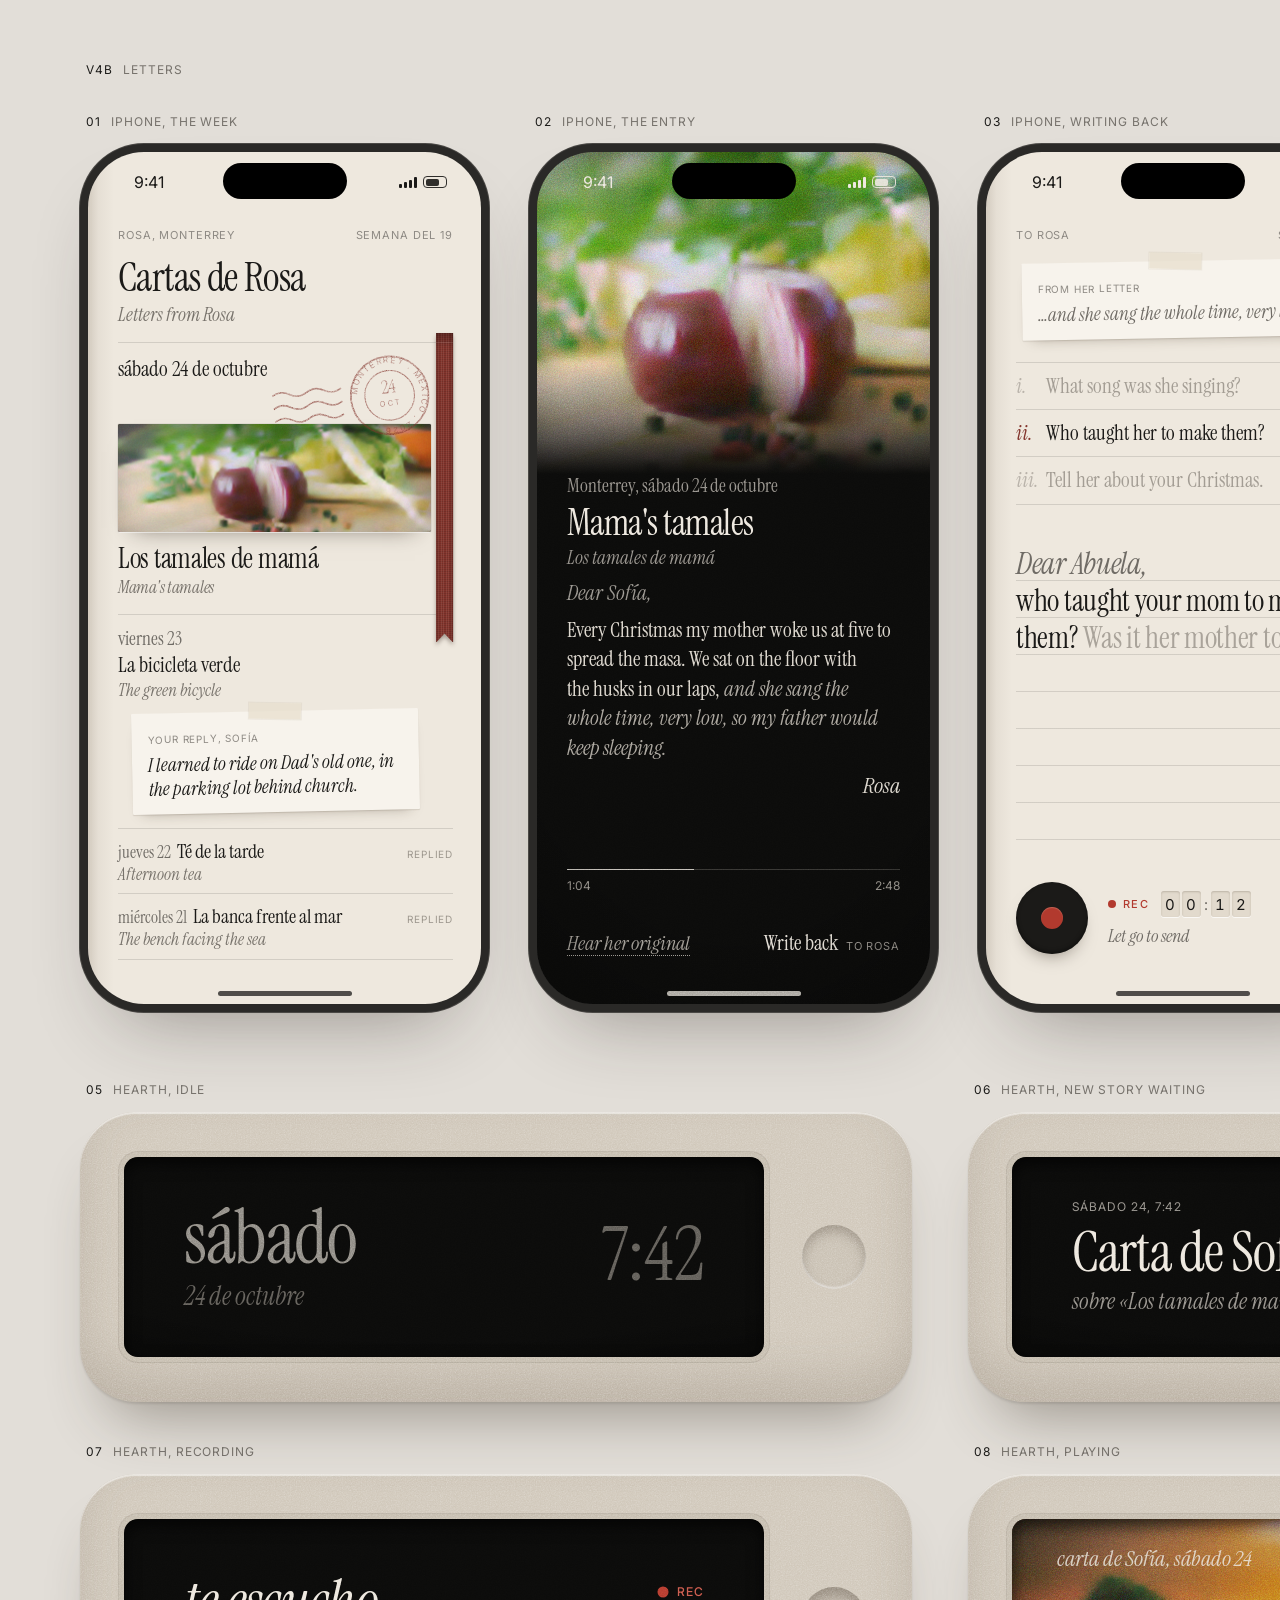
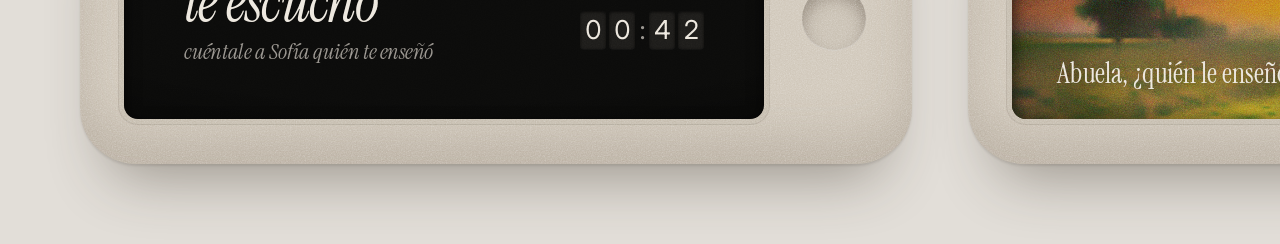
<file: design/iterations/v4b/index.html>
<!doctype html>
<!--
  Mother Tongue, take v4b "Letters". Builds on v4 "Field notes".
  The week is a correspondence: each of Rosa's stories is a letter on the page, newest first,
  and each of Sofía's replies is tucked in below it like a slip of paper taped to the page.
  The newest letter carries a postmark in oxblood ink, and the ribbon bookmark lies across it.
  Playback reads as her letter, salutation to signature. Writing back starts a letter of your own.
  The Hearth keeps the taupe shell and the lamp-lit button for a letter waiting.
-->
<html lang="es">
<head>
<meta charset="utf-8">
<meta name="viewport" content="width=device-width, initial-scale=1">
<title>Letters</title>
<link rel="preconnect" href="https://fonts.googleapis.com">
<link href="https://fonts.googleapis.com/css2?family=Instrument+Serif:ital@0;1&family=Inter:wght@300;400;500&display=swap" rel="stylesheet">
<style>
:root{
  --cream:#ECE6DC; --paper:#EEE8DE; --taupe:#CFC6B8; --fog:#8E8A84; --ink:#1B1A18; --night:#0B0B0A;
  --studio:#E2DED8; --rule:rgba(27,26,24,.13); --soft:#6F6B65; --sub:#77726B;
  --ribbon:#82342C; --madder:rgba(140,59,50,.26); --rec:#B23A2E; --lamp:#F6E7C8;
  --serif:"Instrument Serif", "New York", Georgia, serif;
  --sans:"Inter", -apple-system, system-ui, sans-serif;
  --grain:url("data:image/svg+xml;utf8,<svg xmlns='http://www.w3.org/2000/svg' width='240' height='240'><filter id='n'><feTurbulence type='fractalNoise' baseFrequency='.8' numOctaves='3' stitchTiles='stitch'/><feColorMatrix type='saturate' values='0'/></filter><rect width='100%' height='100%' filter='url(%23n)'/></svg>");
}
*{box-sizing:border-box;margin:0;padding:0}
html,body{background:var(--studio)}
body{font-family:var(--sans);color:var(--ink);-webkit-font-smoothing:antialiased;-moz-osx-font-smoothing:grayscale;padding:64px 80px 80px}
.title{font:400 12px/1 var(--sans);letter-spacing:.08em;text-transform:uppercase;color:#76726C;margin:0 0 40px 6px}
.title b{font-weight:400;color:var(--ink);margin-right:10px}
.phones{display:flex;gap:40px}
.hearths{display:grid;grid-template-columns:repeat(2,max-content);gap:44px 56px;margin-top:72px}
.label{font:400 12px/1 var(--sans);letter-spacing:.08em;text-transform:uppercase;color:#76726C;margin:0 0 16px 6px;white-space:nowrap}
.label b{font-weight:400;color:var(--ink);margin-right:10px}
.g{position:relative;isolation:isolate}
.g::after{content:"";position:absolute;inset:0;background-image:var(--grain);background-size:240px;mix-blend-mode:overlay;opacity:.5;pointer-events:none;border-radius:inherit;z-index:50}
.mono{font:400 11px/1 var(--sans);letter-spacing:.08em;text-transform:uppercase;color:var(--fog);white-space:nowrap}
.num{font-variant-numeric:tabular-nums}

/* device */
.device{width:409px;height:868px;border-radius:64px;padding:8px;background:#2A2927;box-shadow:0 0 0 1px #4A4845,0 40px 80px -40px rgba(40,34,28,.45)}
.screen{width:393px;height:852px;border-radius:56px;overflow:hidden;position:relative;background:var(--paper)}
.screen.night{background:var(--night);color:var(--cream)}
.status{position:absolute;top:0;left:0;right:0;height:54px;display:flex;align-items:center;justify-content:space-between;padding:6px 34px 0 46px;font:400 16px/1 var(--sans);z-index:40}
.island{position:absolute;top:11px;left:50%;width:124px;height:36px;margin-left:-62px;background:#000;border-radius:20px;z-index:41}
.batt{display:flex;gap:6px;align-items:center}
.bars{display:flex;gap:2px;align-items:flex-end;height:11px}
.bars i{width:3px;background:currentColor;border-radius:1px}
.cell{width:24px;height:12px;border-radius:4px;border:1px solid currentColor;opacity:.9;padding:1.5px}
.cell::before{content:"";display:block;height:100%;width:70%;background:currentColor;border-radius:2px}
.home{position:absolute;bottom:8px;left:50%;width:134px;height:5px;margin-left:-67px;border-radius:3px;background:rgba(27,26,24,.75);z-index:42}
.night .home{background:rgba(236,230,220,.7)}

/* paper: binding shadow at the spine, page edges at the fore edge */
.page::before{content:"";position:absolute;top:0;bottom:0;left:0;width:26px;background:linear-gradient(90deg,rgba(70,52,34,.16),rgba(70,52,34,.05) 40%,transparent);z-index:1;pointer-events:none}
.page::after{content:"";position:absolute;top:0;bottom:0;right:0;width:5px;background:repeating-linear-gradient(90deg,transparent 0 1px,rgba(90,72,52,.12) 1px 2px);z-index:1;pointer-events:none}
.mline{position:absolute;top:0;bottom:0;width:1px;background:var(--madder);z-index:2}

.print{position:relative;overflow:hidden;background:#2a2420}
.print img{display:block;width:100%;height:100%;object-fit:cover;filter:saturate(.82) contrast(.96)}
.print::before{content:"";position:absolute;inset:0;box-shadow:inset 0 0 30px rgba(30,24,18,.3);z-index:2}

/* ribbon bookmark */
.ribbon{position:absolute;width:17px;z-index:20;filter:drop-shadow(0 3px 2px rgba(40,18,10,.32)) drop-shadow(1px 0 0 rgba(40,18,10,.12))}
.ribbon i{display:block;height:100%;background:
  linear-gradient(180deg,rgba(0,0,0,.28),transparent 14px),
  linear-gradient(90deg,rgba(0,0,0,.14),transparent 25%,transparent 75%,rgba(0,0,0,.14)),
  linear-gradient(180deg,transparent 9px,rgba(255,235,225,.14) 9px 10px,transparent 10px),
  repeating-linear-gradient(90deg,rgba(255,236,224,.09) 0 1px,transparent 1px 2.5px),
  repeating-linear-gradient(0deg,rgba(0,0,0,.11) 0 1px,transparent 1px 2px),
  var(--ribbon);
  clip-path:polygon(0 0,100% 0,100% 100%,50% calc(100% - 9px),0 100%)}

/* dater stamp */
.stamp{display:inline-block;font:500 9.5px/1 var(--sans);letter-spacing:.12em;text-transform:uppercase;color:var(--ribbon);border:1px solid currentColor;border-radius:3px;padding:5px 6px 4px;transform:rotate(-2.5deg);opacity:.78;white-space:nowrap;
  -webkit-mask-image:var(--grain);-webkit-mask-size:120px;mask-image:var(--grain);mask-size:120px}
.stamp b{display:block;font-weight:500;font-size:13px;letter-spacing:.06em;margin-top:3px}

/* 01 the week */
.diary{position:relative;padding:78px 28px 0 30px;height:100%}
.head{display:flex;justify-content:space-between;align-items:baseline}
.h1{font:400 40px/1 var(--serif);letter-spacing:-.015em;margin-top:16px}
.h1 em{display:block;font-size:19px;color:var(--sub);margin-top:8px;letter-spacing:0}
.days{list-style:none;margin-top:18px;border-top:1px solid var(--rule);position:relative}
.days .mline{left:96px;top:0;bottom:-400px}
.day{display:grid;grid-template-columns:96px 1fr;align-items:baseline;padding:11px 0 10px;border-bottom:1px solid var(--rule);position:relative}
.d{font:400 19px/1 var(--serif);color:var(--soft);white-space:nowrap}
.d i{font-style:normal;font-variant-numeric:tabular-nums}
.st{font:400 20px/1.1 var(--serif);padding-left:12px}
.st em{display:block;font-size:17px;color:var(--sub);margin-top:3px}
.day.today{align-items:start;padding:14px 0 16px}
.day.today .d{color:var(--ink);font-size:22px;padding-top:2px}
.day.today .stamp{margin-top:14px;margin-left:-2px}
.day.today .st{padding-top:0}
.day.today .print{height:112px;border-radius:2px;margin-right:12px;box-shadow:0 1px 0 rgba(255,255,255,.6),0 12px 22px -16px rgba(40,30,20,.6),0 0 0 1px rgba(0,0,0,.06)}
.day.today .print img{object-position:40% 55%}
.day.today .t{padding-right:24px;font:400 28px/1.05 var(--serif);letter-spacing:-.01em;margin-top:12px}
.day.today .t em{display:block;font-size:18px;color:var(--sub);margin-top:5px;letter-spacing:0}
.day.today .ribbon{right:0;top:-10px;bottom:-30px}
.day.later .d,.day.later .st,.day.later .st em{color:#B2ACA3}

/* 02 the entry */
.entry .print{height:322px}
.entry .print img{object-position:38% 58%;filter:saturate(.85) contrast(1.02) brightness(.95)}
.entry .print::after{content:"";position:absolute;left:0;right:0;bottom:0;height:110px;background:linear-gradient(rgba(11,11,10,0),var(--night));z-index:3}
.entry .body{padding:2px 30px 0}
.entry .date{font:400 19px/1 var(--serif);color:var(--fog)}
.entry h2{font:400 36px/1.02 var(--serif);letter-spacing:-.015em;margin-top:10px;font-weight:400}
.entry h2 em{display:block;font-size:19px;color:var(--fog);margin-top:6px;letter-spacing:0}
.entry .words{font:400 21px/1.4 var(--serif);color:#D9D3C9;margin-top:18px;text-wrap:pretty}
.entry .words em{color:#A39E96}
.track{position:absolute;left:30px;right:30px;bottom:112px}
.track .bar{height:1px;background:rgba(236,230,220,.18);position:relative}
.track .bar i{position:absolute;left:0;top:0;height:1px;width:38%;background:rgba(236,230,220,.75)}
.track .t2{display:flex;justify-content:space-between;margin-top:10px;font:400 12px/1 var(--sans);color:var(--fog)}
.foot{position:absolute;left:30px;right:30px;bottom:50px;display:flex;justify-content:space-between;align-items:baseline}
.link{font:italic 400 20px/1 var(--serif);color:#A39E96;text-decoration:underline dotted 1px;text-underline-offset:5px}
.wb{font:400 21px/1 var(--serif);color:var(--cream);display:flex;align-items:baseline;gap:8px}
.wb span{font:400 11px/1 var(--sans);letter-spacing:.08em;text-transform:uppercase;color:var(--fog)}
.vign{position:absolute;inset:0;background:radial-gradient(120% 90% at 50% 40%,transparent 55%,rgba(0,0,0,.5));pointer-events:none;z-index:30}

/* 03 writing back */
.write{position:relative;padding:78px 30px 0 30px;height:100%}
.quote{margin-top:22px;padding-left:16px;border-left:1px solid var(--madder);font:italic 400 19px/1.35 var(--serif);color:var(--soft);text-wrap:pretty}
.margin{margin-top:28px;border-top:1px solid var(--rule)}
.margin p{font:400 21px/1.25 var(--serif);color:#A39D94;padding:10px 0;border-bottom:1px solid var(--rule);display:grid;grid-template-columns:30px 1fr}
.margin p i{font-style:italic;color:#B9B3AA}
.margin p.on{color:var(--ink)}
.margin p.on i{color:var(--ribbon)}
.live{position:absolute;left:30px;right:30px;top:356px;height:333px;padding-top:1px;font:400 30px/37px var(--serif);letter-spacing:-.01em;text-wrap:pretty;background:repeating-linear-gradient(180deg,transparent 0 36px,var(--rule) 36px 37px)}
.live .fade{color:#A9A39A}
.caret{display:inline-block;width:1.5px;height:26px;background:var(--ink);vertical-align:-4px;margin-left:3px}
.hold{position:absolute;left:30px;right:30px;bottom:50px;display:flex;align-items:center;gap:20px}
.disc{width:72px;height:72px;border-radius:50%;background:var(--ink);display:grid;place-items:center;box-shadow:inset 0 -2px 4px rgba(0,0,0,.4),0 10px 18px -10px rgba(30,20,10,.5);flex:none}
.disc span{width:22px;height:22px;border-radius:50%;background:var(--rec);box-shadow:inset 0 1px 1px rgba(255,220,200,.25)}
.recrow{display:flex;align-items:center;gap:12px}
.rec{display:inline-flex;align-items:center;gap:7px;font:500 11px/1 var(--sans);letter-spacing:.12em;color:var(--rec)}
.rec::before{content:"";width:8px;height:8px;border-radius:50%;background:var(--rec)}
.counter{display:inline-flex;align-items:center;gap:2px;font:400 15px/1 var(--sans);font-variant-numeric:tabular-nums;color:var(--ink)}
.counter i{font-style:normal;display:grid;place-items:center;width:19px;height:26px;border-radius:3px;background:#E2DACD;box-shadow:inset 0 1px 2px rgba(60,44,28,.22),0 1px 0 rgba(255,255,255,.7)}
.counter s{text-decoration:none;color:var(--soft);padding:0 1px}
.hint{font:italic 400 18px/1 var(--serif);color:var(--soft);margin-top:10px}

/* 04 onboarding */
.onb{position:relative;padding:78px 30px 0 30px;height:100%}
.onb .h1{font-size:38px;line-height:1.02;text-wrap:balance;margin-top:22px}
.fields{margin-top:26px;border-top:1px solid var(--rule)}
.f{display:grid;grid-template-columns:96px 1fr;align-items:baseline;padding:13px 0 11px;border-bottom:1px solid var(--rule)}
.f .k{font:400 17px/1.1 var(--serif);color:var(--soft)}
.f .k em{display:block;font-size:15px;color:#9C968D}
.f .v{font:400 26px/1 var(--serif);padding-left:12px}
.connect{margin-top:26px}
.mini{margin-top:16px;width:236px;height:74px;border-radius:22px;background:var(--taupe);display:flex;align-items:center;padding-left:12px;gap:14px;box-shadow:inset 0 1px 1px rgba(255,255,255,.55),inset 0 -8px 14px rgba(90,76,58,.18),0 10px 16px -10px rgba(60,50,38,.45)}
.mini span{width:176px;height:50px;border-radius:6px;background:var(--night);display:flex;align-items:center;justify-content:center;gap:9px;font:400 28px/1 var(--serif);color:var(--cream);font-variant-numeric:tabular-nums;box-shadow:0 0 0 2px #C4BBAC}
.mini i{width:22px;height:22px;border-radius:50%;background:#C8BFB1;box-shadow:inset 0 2px 4px rgba(70,58,44,.35)}
.connect h2{font:400 26px/1.05 var(--serif);letter-spacing:-.01em;font-weight:400}
.connect p{font:italic 400 18px/1.3 var(--serif);color:var(--soft);margin-top:6px;text-wrap:pretty}
.code{display:flex;gap:10px;margin-top:18px}
.code span{width:48px;height:56px;display:grid;place-items:center;font:400 36px/1 var(--serif);font-variant-numeric:tabular-nums;border-bottom:1.5px solid var(--ink);background:rgba(255,255,255,.22)}
.code span.e{border-bottom-color:rgba(27,26,24,.3)}
.code span.e::after{content:"";width:1.5px;height:30px;background:var(--ink)}
.cta{position:absolute;left:30px;right:30px;bottom:50px;height:58px;border-radius:4px;background:var(--ink);color:var(--cream);display:flex;align-items:center;justify-content:center;font:400 21px/1 var(--serif)}

/* Hearth */
.shell{width:832px;height:290px;border-radius:56px;background:var(--taupe);box-shadow:inset 0 2px 1px rgba(255,255,255,.55),inset 0 -26px 46px rgba(90,76,58,.2),0 2px 2px rgba(60,50,38,.12),0 40px 60px -30px rgba(60,50,38,.45);position:relative;display:flex;align-items:center;padding-left:44px}
.glass{width:640px;height:200px;border-radius:14px;overflow:hidden;background:var(--night);position:relative;z-index:3;box-shadow:0 0 0 5px #C4BBAC,0 0 0 6px rgba(60,50,38,.15)}
.glass::before{content:"";position:absolute;inset:0;box-shadow:inset 0 6px 16px rgba(0,0,0,.7);z-index:45;border-radius:inherit}
.strip{width:1280px;height:400px;transform:scale(.5);transform-origin:0 0;position:absolute;left:0;top:0;color:var(--fog)}
.btn{position:absolute;right:46px;top:50%;margin-top:-32px;width:64px;height:64px;border-radius:50%;background:#C8BFB1;box-shadow:inset 0 6px 12px rgba(70,58,44,.35),inset 0 -2px 2px rgba(255,255,255,.55)}
.btn.lit{background:radial-gradient(circle at 50% 46%,#FFF8EA 0,#F8EBD0 38%,#EBD9B6 72%,#D9C7A6 100%);box-shadow:inset 0 3px 6px rgba(120,96,60,.22),inset 0 -2px 2px rgba(255,255,255,.6),0 0 0 3px rgba(246,231,200,.35),0 0 16px 2px rgba(246,231,200,.38)}
.btn.down{box-shadow:inset 0 9px 16px rgba(70,58,44,.45),inset 0 -1px 1px rgba(255,255,255,.4)}
.cal{position:absolute;inset:0;display:flex;align-items:center;justify-content:space-between;padding:0 120px 10px}
.cal .wd{font:400 150px/1 var(--serif);letter-spacing:-.02em;color:#8A867F}
.cal .wd em{display:block;font-size:52px;color:#5D5A55;margin-top:18px;letter-spacing:0}
.cal .clk{font:400 150px/1 var(--serif);color:#5D5A55;font-variant-numeric:tabular-nums}
.note{position:absolute;inset:0;display:flex;flex-direction:column;justify-content:center;padding:0 120px}
.note .mono{font-size:24px;color:var(--fog)}
.note h3{font:400 112px/1 var(--serif);color:var(--cream);letter-spacing:-.02em;margin-top:22px;font-weight:400}
.note p{font:italic 400 46px/1.1 var(--serif);color:var(--fog);margin-top:16px}
.hrec{position:absolute;inset:0;display:flex;align-items:center;justify-content:space-between;padding:0 120px 6px}
.hrec h3{font:italic 400 116px/1 var(--serif);color:var(--cream);letter-spacing:-.02em;font-weight:400}
.hrec h3 + p{font:italic 400 44px/1.1 var(--serif);color:var(--fog);margin-top:18px}
.hrec .side{display:flex;flex-direction:column;align-items:flex-end;gap:26px}
.hrec .rec{font-size:24px;gap:16px;color:#C9584B}
.hrec .rec::before{width:22px;height:22px;background:var(--rec)}
.hrec .counter{font-size:52px;gap:6px;color:var(--cream)}
.hrec .counter i{width:52px;height:76px;border-radius:8px;background:#1C1B19;box-shadow:inset 0 2px 6px rgba(0,0,0,.7),0 1px 0 rgba(255,255,255,.06)}
.hrec .counter s{color:var(--fog)}
.film{position:absolute;inset:0}
.film img{width:100%;height:100%;object-fit:cover;filter:saturate(.85) brightness(.82)}
.film .vign{background:radial-gradient(90% 120% at 50% 50%,transparent 45%,rgba(0,0,0,.7))}
.hstamp{position:absolute;left:90px;top:56px;font:italic 400 44px/1 var(--serif);color:rgba(236,230,220,.82);z-index:35}
.cap{position:absolute;left:90px;right:160px;bottom:60px;font:400 56px/1.1 var(--serif);color:var(--cream);text-shadow:0 2px 30px rgba(0,0,0,.6);z-index:35;text-wrap:balance}
/* v4b letters */
.letters{position:relative;padding:78px 28px 0 30px;height:100%}
.letters .h1{margin-top:16px}
.lt{position:relative;border-top:1px solid var(--rule);padding:14px 0 14px}
.lt .when{font:400 19px/1 var(--serif);color:var(--soft);display:flex;justify-content:space-between;align-items:baseline}
.lt .when .mono{font-size:10px}
.lt h4{font:400 21px/1.1 var(--serif);font-weight:400;margin-top:6px}
.lt h4 em{display:block;font-size:17px;color:var(--sub);margin-top:3px}
.lt.new{padding:16px 0 18px}
.lt.new .when{color:var(--ink);font-size:21px}
.lt.new .print{height:108px;margin-top:44px;margin-right:22px;border-radius:2px;box-shadow:0 1px 0 rgba(255,255,255,.6),0 12px 22px -16px rgba(40,30,20,.6),0 0 0 1px rgba(0,0,0,.06)}
.lt.new .print img{object-position:40% 55%}
.lt.new h4{font-size:28px;margin-top:12px;letter-spacing:-.01em}
.lt.new .ribbon{right:0;top:-10px;bottom:-28px}
.post{position:absolute;right:26px;top:2px;width:150px;height:84px;z-index:22;color:var(--ribbon);opacity:.9;transform:rotate(-7deg) scale(1.08);transform-origin:100% 0;
  -webkit-mask-image:var(--grain);-webkit-mask-size:110px;mask-image:var(--grain);mask-size:110px}
.post svg{display:block;overflow:visible}
.slip{position:relative;margin:12px 34px 2px 14px;padding:14px 16px 13px;background:#F7F3EC;border-radius:1px;transform:rotate(-1.2deg);box-shadow:0 1px 1px rgba(60,44,28,.12),0 8px 14px -10px rgba(60,44,28,.4)}
.slip::before{content:"";position:absolute;top:-8px;left:50%;margin-left:-26px;width:52px;height:16px;background:rgba(232,224,206,.72);box-shadow:0 0 0 1px rgba(160,148,124,.12);transform:rotate(2deg)}
.slip .mono{font-size:10px;color:#8E8A84}
.slip p{font:italic 400 19px/1.25 var(--serif);color:var(--ink);margin-top:6px;text-wrap:pretty}
.older .lt{display:grid;grid-template-columns:1fr auto;align-items:baseline;padding:11px 0 10px}
.older .lt h4{margin-top:0;font-size:20px}
.older .lt .d{font-size:17px}
.older .lt .mono{font-size:10px;color:#9D978E}
.letters .end{border-top:1px solid var(--rule)}
.salut{font:italic 400 21px/1 var(--serif);color:var(--fog);margin-top:16px}
.sign{font:italic 400 22px/1 var(--serif);color:#D9D3C9;margin-top:12px;text-align:right}
.write .slip{margin:20px 20px 0 6px;transform:rotate(-1deg)}
.write .slip p{color:var(--soft)}
.write .margin{margin-top:24px}
.live .sal{font-style:italic;color:var(--soft)}
.env{position:relative;margin-top:24px;height:250px;background:#F6F1E8;border-radius:3px;box-shadow:0 1px 1px rgba(60,44,28,.12),0 18px 28px -20px rgba(60,44,28,.5);padding:22px 20px 0 22px;overflow:hidden}
.env::before{content:"";position:absolute;inset:0;background:linear-gradient(160deg,transparent 49.6%,rgba(120,100,76,.08) 50%,transparent 50.4%),linear-gradient(20deg,transparent 49.6%,rgba(120,100,76,.08) 50%,transparent 50.4%);background-size:100% 60%;background-repeat:no-repeat;opacity:.9}
.env .stampbox{position:absolute;right:18px;top:18px;width:82px;height:98px;background:#EFE6D6;padding:6px;
  background:radial-gradient(circle,#F6F1E8 2.4px,transparent 2.9px) -4px -4px/8px 8px,#E9DFCD;box-shadow:0 1px 2px rgba(60,44,28,.18)}
.env .stampbox div{height:100%;background:var(--night);display:flex;flex-direction:column;align-items:center;justify-content:center;color:var(--cream)}
.env .stampbox b{font:400 30px/1 var(--serif);font-variant-numeric:tabular-nums;letter-spacing:.02em}
.env .stampbox span{font:400 8px/1 var(--sans);letter-spacing:.12em;text-transform:uppercase;color:var(--fog);margin-top:8px}
.addr{position:relative;margin-top:96px;width:236px}
.addr p{font:400 22px/1 var(--serif);padding:8px 0 7px;border-bottom:1px solid var(--rule)}
.addr p .k{font:400 10px/1 var(--sans);letter-spacing:.08em;text-transform:uppercase;color:var(--fog);display:inline-block;width:42px}
.from{position:absolute;left:22px;top:22px;font:italic 400 17px/1.2 var(--serif);color:var(--soft)}
</style>
</head>
<body>
<p class="title"><b>v4b</b>Letters</p>
<div class="phones">

  <!-- 01 the week, as letters -->
  <div>
    <p class="label"><b>01</b>iPhone, the week</p>
    <div class="device"><div class="screen page g">
      <div class="island"></div>
      <div class="status"><span>9:41</span><span class="batt"><span class="bars"><i style="height:4px"></i><i style="height:6px"></i><i style="height:8px"></i><i style="height:11px"></i></span><span class="cell"></span></span></div>
      <div class="letters">
        <div class="head"><span class="mono">Rosa, Monterrey</span><span class="mono">Semana del 19</span></div>
        <h1 class="h1">Cartas de Rosa<em>Letters from Rosa</em></h1>
        <div style="margin-top:18px">
          <div class="lt new">
            <p class="when"><span>sábado 24 de octubre</span></p>
            <div class="post"><svg width="150" height="84" viewBox="0 0 150 84" fill="none" stroke="currentColor">
              <path d="M2 30 q8 -5 16 0 t16 0 t16 0 t16 0" stroke-width="1.5"/>
              <path d="M2 42 q8 -5 16 0 t16 0 t16 0 t16 0" stroke-width="1.5"/>
              <path d="M2 54 q8 -5 16 0 t16 0 t16 0 t16 0" stroke-width="1.5"/>
              <circle cx="110" cy="42" r="36" stroke-width="1.6"/>
              <circle cx="110" cy="42" r="23" stroke-width="1"/>
              <defs><path id="pmA" d="M80 42 a30 30 0 1 1 60 0 a30 30 0 1 1 -60 0"/></defs>
              <text fill="currentColor" stroke="none" font-family="Inter" font-size="7.6" letter-spacing="1.6"><textPath href="#pmA" startOffset="2%">MONTERREY  .  MÉXICO  .  2026  .</textPath></text>
              <text x="110" y="40" fill="currentColor" stroke="none" text-anchor="middle" font-family="Instrument Serif" font-size="17">24</text>
              <text x="110" y="52" fill="currentColor" stroke="none" text-anchor="middle" font-family="Inter" font-size="7" letter-spacing="1.4">OCT</text>
            </svg></div>
            <div class="print"><img src="../media/1-cocina.jpg" alt=""></div>
            <h4>Los tamales de mamá<em>Mama's tamales</em></h4>
            <span class="ribbon"><i></i></span>
          </div>
          <div class="lt">
            <p class="when"><span>viernes 23</span></p>
            <h4>La bicicleta verde<em>The green bicycle</em></h4>
            <div class="slip"><span class="mono">Your reply, Sofía</span><p>I learned to ride on Dad's old one, in the parking lot behind church.</p></div>
          </div>
          <div class="older">
            <div class="lt"><h4><span class="d">jueves 22</span>&nbsp; Té de la tarde<em>Afternoon tea</em></h4><span class="mono">Replied</span></div>
            <div class="lt"><h4><span class="d">miércoles 21</span>&nbsp; La banca frente al mar<em>The bench facing the sea</em></h4><span class="mono">Replied</span></div>
          </div>
          <div class="end"></div>
        </div>
      </div>
      <div class="home"></div>
    </div></div>
  </div>

  <!-- 02 the entry, as her letter -->
  <div>
    <p class="label"><b>02</b>iPhone, the entry</p>
    <div class="device"><div class="screen night g">
      <div class="island"></div>
      <div class="status"><span>9:41</span><span class="batt"><span class="bars"><i style="height:4px"></i><i style="height:6px"></i><i style="height:8px"></i><i style="height:11px"></i></span><span class="cell"></span></span></div>
      <div class="entry">
        <div class="print"><img src="../media/1-cocina.jpg" alt=""></div>
        <div class="body">
          <p class="date">Monterrey, sábado 24 de octubre</p>
          <h2>Mama's tamales<em>Los tamales de mamá</em></h2>
          <p class="salut">Dear Sofía,</p>
          <p class="words" style="margin-top:12px">Every Christmas my mother woke us at five to spread the masa. We sat on the floor with the husks in our laps, <em>and she sang the whole time, very low, so my father would keep sleeping.</em></p>
          <p class="sign">Rosa</p>
        </div>
        <div class="track"><div class="bar"><i></i></div><div class="t2 num"><span>1:04</span><span>2:48</span></div></div>
        <div class="foot"><span class="link">Hear her original</span><span class="wb">Write back <span>to Rosa</span></span></div>
      </div>
      <div class="vign"></div>
      <div class="home"></div>
    </div></div>
  </div>

  <!-- 03 writing back, a letter of your own -->
  <div>
    <p class="label"><b>03</b>iPhone, writing back</p>
    <div class="device"><div class="screen page g">
      <div class="island"></div>
      <div class="status"><span>9:41</span><span class="batt"><span class="bars"><i style="height:4px"></i><i style="height:6px"></i><i style="height:8px"></i><i style="height:11px"></i></span><span class="cell"></span></span></div>
      <div class="write">
        <div class="head"><span class="mono">To Rosa</span><span class="mono">sábado 24</span></div>
        <div class="slip"><span class="mono">From her letter</span><p>…and she sang the whole time, very low.</p></div>
        <div class="margin">
          <p><i>i.</i>What song was she singing?</p>
          <p class="on"><i>ii.</i>Who taught her to make them?</p>
          <p><i>iii.</i>Tell her about your Christmas.</p>
        </div>
        <p class="live" style="top:392px;height:296px"><span class="sal">Dear Abuela,</span><br>who taught your mom to make them? <span class="fade">Was it her mother too</span><span class="caret"></span></p>
        <div class="hold">
          <div class="disc"><span></span></div>
          <div>
            <div class="recrow"><span class="rec">REC</span><span class="counter"><i>0</i><i>0</i><s>:</s><i>1</i><i>2</i></span></div>
            <p class="hint">Let go to send</p>
          </div>
        </div>
      </div>
      <div class="home"></div>
    </div></div>
  </div>

  <!-- 04 first run, the first envelope -->
  <div>
    <p class="label"><b>04</b>iPhone, first run</p>
    <div class="device"><div class="screen page g">
      <div class="island"></div>
      <div class="status"><span>9:41</span><span class="batt"><span class="bars"><i style="height:4px"></i><i style="height:6px"></i><i style="height:8px"></i><i style="height:11px"></i></span><span class="cell"></span></span></div>
      <div class="onb">
        <div class="head"><span class="mono">Mother Tongue</span><span class="mono">First letter</span></div>
        <h1 class="h1">¿A quién le escribes?<em>Who are you writing to?</em></h1>
        <div class="env">
          <p class="from">from Sofía, Austin</p>
          <div class="stampbox"><div><b>7241</b><span>her Hearth</span></div></div>
          <div class="addr">
            <p><span class="k">Para</span>Abuela Rosa</p>
            <p><span class="k">En</span>Monterrey, México</p>
            <p><span class="k">Habla</span>español</p>
          </div>
        </div>
        <div class="connect">
          <h2>Connect to her Hearth</h2>
          <p>Type the four numbers her Hearth shows.</p>
          <div class="code"><span>7</span><span>2</span><span>4</span><span class="e"></span></div>
        </div>
        <div class="cta">Connect to Abuela Rosa's Hearth</div>
      </div>
      <div class="home"></div>
    </div></div>
  </div>
</div>

<div class="hearths">
  <div>
    <p class="label"><b>05</b>Hearth, idle</p>
    <div class="shell g">
      <div class="glass"><div class="strip"><div class="cal"><div class="wd">sábado<em>24 de octubre</em></div><div class="clk">7:42</div></div><div class="vign"></div></div></div>
      <div class="btn"></div>
    </div>
  </div>
  <div>
    <p class="label"><b>06</b>Hearth, new story waiting</p>
    <div class="shell g">
      <div class="glass"><div class="strip"><div class="note"><span class="mono">sábado 24, 7:42</span><h3>Carta de Sofía</h3><p>sobre «Los tamales de mamá»</p></div><div class="vign"></div></div></div>
      <div class="btn lit"></div>
    </div>
  </div>
  <div>
    <p class="label"><b>07</b>Hearth, recording</p>
    <div class="shell g">
      <div class="glass"><div class="strip"><div class="hrec"><div><h3>te escucho</h3><p>cuéntale a Sofía quién te enseñó</p></div><div class="side"><span class="rec">REC</span><span class="counter"><i>0</i><i>0</i><s>:</s><i>4</i><i>2</i></span></div></div><div class="vign"></div></div></div>
      <div class="btn down"></div>
    </div>
  </div>
  <div>
    <p class="label"><b>08</b>Hearth, playing</p>
    <div class="shell g">
      <div class="glass"><div class="strip"><div class="film"><img src="../media/7-atardecer.jpg" alt=""><div class="vign"></div></div><div class="hstamp">carta de Sofía, sábado 24</div><div class="cap">Abuela, ¿quién le enseñó a tu mamá a hacerlos?</div></div></div>
      <div class="btn"></div>
    </div>
  </div>
</div>

</body>
</html>
</file>
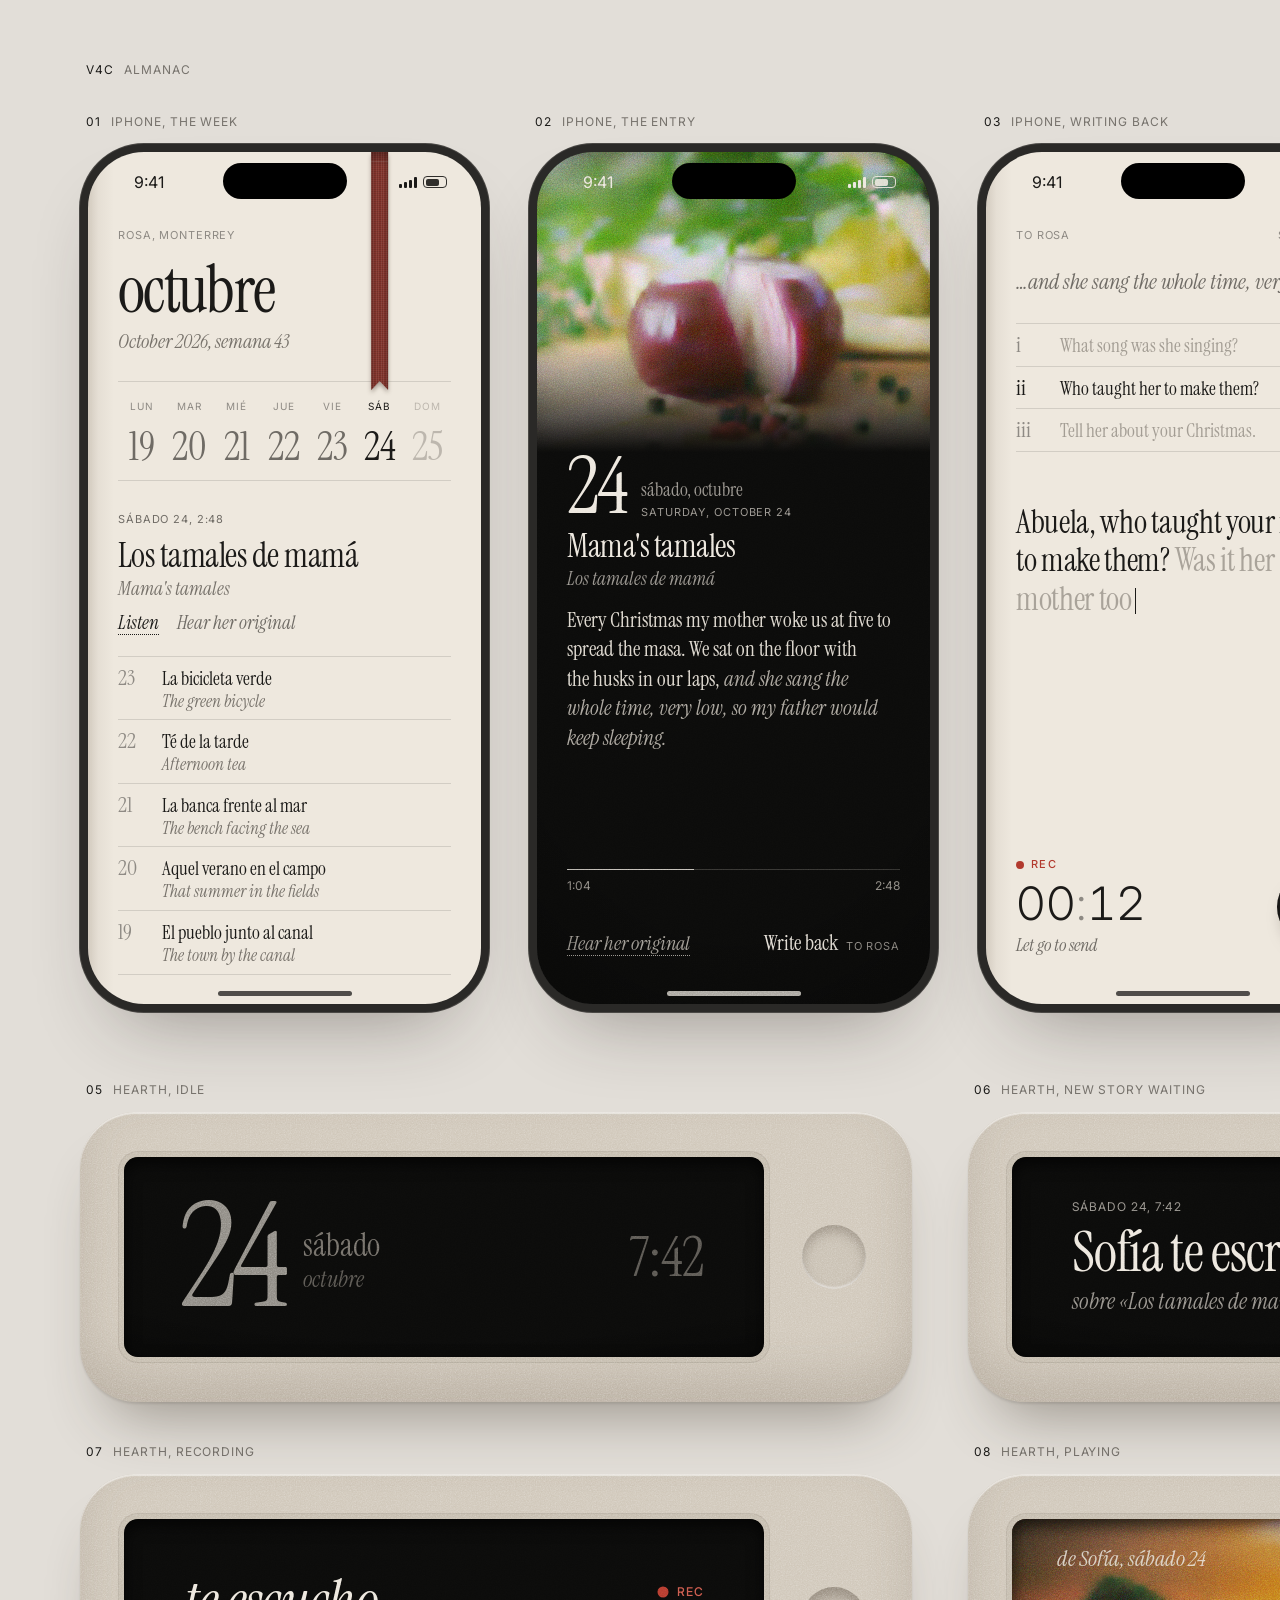
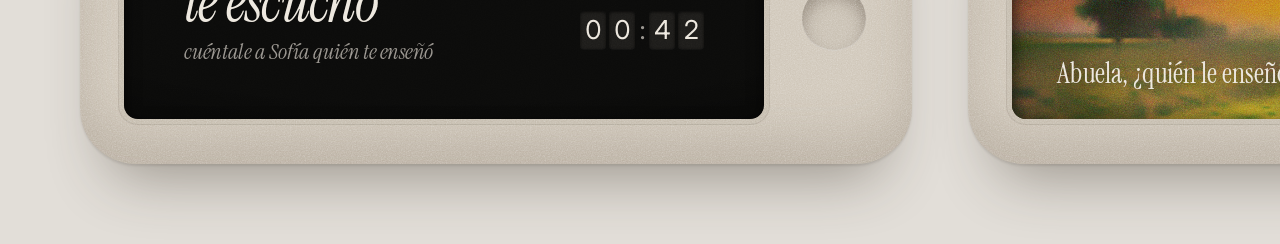
<file: design/iterations/v4c/index.html>
<!doctype html>
<!--
  Mother Tongue, take v4c "Almanac". The most restrained evolution of v4 "Field notes".
  The week is a large serif calendar, nineteen to twenty five. No photos in the archive.
  The new day is marked by the ribbon bookmark alone, hanging from the top of the page onto the 24.
  Below the calendar sits an index of the week's stories, Spanish over English.
  Playback leads with the day's numeral. The Hearth idle screen is the same numeral, set large.
-->
<html lang="es">
<head>
<meta charset="utf-8">
<meta name="viewport" content="width=device-width, initial-scale=1">
<title>Almanac</title>
<link rel="preconnect" href="https://fonts.googleapis.com">
<link href="https://fonts.googleapis.com/css2?family=Instrument+Serif:ital@0;1&family=Inter:wght@300;400;500&display=swap" rel="stylesheet">
<style>
:root{
  --cream:#ECE6DC; --paper:#EEE8DE; --taupe:#CFC6B8; --fog:#8E8A84; --ink:#1B1A18; --night:#0B0B0A;
  --studio:#E2DED8; --rule:rgba(27,26,24,.13); --soft:#6F6B65; --sub:#77726B;
  --ribbon:#82342C; --madder:rgba(140,59,50,.26); --rec:#B23A2E; --lamp:#F6E7C8;
  --serif:"Instrument Serif", "New York", Georgia, serif;
  --sans:"Inter", -apple-system, system-ui, sans-serif;
  --grain:url("data:image/svg+xml;utf8,<svg xmlns='http://www.w3.org/2000/svg' width='240' height='240'><filter id='n'><feTurbulence type='fractalNoise' baseFrequency='.8' numOctaves='3' stitchTiles='stitch'/><feColorMatrix type='saturate' values='0'/></filter><rect width='100%' height='100%' filter='url(%23n)'/></svg>");
}
*{box-sizing:border-box;margin:0;padding:0}
html,body{background:var(--studio)}
body{font-family:var(--sans);color:var(--ink);-webkit-font-smoothing:antialiased;-moz-osx-font-smoothing:grayscale;padding:64px 80px 80px}
.title{font:400 12px/1 var(--sans);letter-spacing:.08em;text-transform:uppercase;color:#76726C;margin:0 0 40px 6px}
.title b{font-weight:400;color:var(--ink);margin-right:10px}
.phones{display:flex;gap:40px}
.hearths{display:grid;grid-template-columns:repeat(2,max-content);gap:44px 56px;margin-top:72px}
.label{font:400 12px/1 var(--sans);letter-spacing:.08em;text-transform:uppercase;color:#76726C;margin:0 0 16px 6px;white-space:nowrap}
.label b{font-weight:400;color:var(--ink);margin-right:10px}
.g{position:relative;isolation:isolate}
.g::after{content:"";position:absolute;inset:0;background-image:var(--grain);background-size:240px;mix-blend-mode:overlay;opacity:.5;pointer-events:none;border-radius:inherit;z-index:50}
.mono{font:400 11px/1 var(--sans);letter-spacing:.08em;text-transform:uppercase;color:var(--fog);white-space:nowrap}
.num{font-variant-numeric:tabular-nums}

/* device */
.device{width:409px;height:868px;border-radius:64px;padding:8px;background:#2A2927;box-shadow:0 0 0 1px #4A4845,0 40px 80px -40px rgba(40,34,28,.45)}
.screen{width:393px;height:852px;border-radius:56px;overflow:hidden;position:relative;background:var(--paper)}
.screen.night{background:var(--night);color:var(--cream)}
.status{position:absolute;top:0;left:0;right:0;height:54px;display:flex;align-items:center;justify-content:space-between;padding:6px 34px 0 46px;font:400 16px/1 var(--sans);z-index:40}
.island{position:absolute;top:11px;left:50%;width:124px;height:36px;margin-left:-62px;background:#000;border-radius:20px;z-index:41}
.batt{display:flex;gap:6px;align-items:center}
.bars{display:flex;gap:2px;align-items:flex-end;height:11px}
.bars i{width:3px;background:currentColor;border-radius:1px}
.cell{width:24px;height:12px;border-radius:4px;border:1px solid currentColor;opacity:.9;padding:1.5px}
.cell::before{content:"";display:block;height:100%;width:70%;background:currentColor;border-radius:2px}
.home{position:absolute;bottom:8px;left:50%;width:134px;height:5px;margin-left:-67px;border-radius:3px;background:rgba(27,26,24,.75);z-index:42}
.night .home{background:rgba(236,230,220,.7)}

/* paper: binding shadow at the spine, page edges at the fore edge */
.page::before{content:"";position:absolute;top:0;bottom:0;left:0;width:26px;background:linear-gradient(90deg,rgba(70,52,34,.16),rgba(70,52,34,.05) 40%,transparent);z-index:1;pointer-events:none}
.page::after{content:"";position:absolute;top:0;bottom:0;right:0;width:5px;background:repeating-linear-gradient(90deg,transparent 0 1px,rgba(90,72,52,.12) 1px 2px);z-index:1;pointer-events:none}
.mline{position:absolute;top:0;bottom:0;width:1px;background:var(--madder);z-index:2}

.print{position:relative;overflow:hidden;background:#2a2420}
.print img{display:block;width:100%;height:100%;object-fit:cover;filter:saturate(.82) contrast(.96)}
.print::before{content:"";position:absolute;inset:0;box-shadow:inset 0 0 30px rgba(30,24,18,.3);z-index:2}

/* ribbon bookmark */
.ribbon{position:absolute;width:17px;z-index:20;filter:drop-shadow(0 3px 2px rgba(40,18,10,.32)) drop-shadow(1px 0 0 rgba(40,18,10,.12))}
.ribbon i{display:block;height:100%;background:
  linear-gradient(180deg,rgba(0,0,0,.28),transparent 14px),
  linear-gradient(90deg,rgba(0,0,0,.14),transparent 25%,transparent 75%,rgba(0,0,0,.14)),
  linear-gradient(180deg,transparent 9px,rgba(255,235,225,.14) 9px 10px,transparent 10px),
  repeating-linear-gradient(90deg,rgba(255,236,224,.09) 0 1px,transparent 1px 2.5px),
  repeating-linear-gradient(0deg,rgba(0,0,0,.11) 0 1px,transparent 1px 2px),
  var(--ribbon);
  clip-path:polygon(0 0,100% 0,100% 100%,50% calc(100% - 9px),0 100%)}

/* dater stamp */
.stamp{display:inline-block;font:500 9.5px/1 var(--sans);letter-spacing:.12em;text-transform:uppercase;color:var(--ribbon);border:1px solid currentColor;border-radius:3px;padding:5px 6px 4px;transform:rotate(-2.5deg);opacity:.78;white-space:nowrap;
  -webkit-mask-image:var(--grain);-webkit-mask-size:120px;mask-image:var(--grain);mask-size:120px}
.stamp b{display:block;font-weight:500;font-size:13px;letter-spacing:.06em;margin-top:3px}

/* 01 the week */
.diary{position:relative;padding:78px 28px 0 30px;height:100%}
.head{display:flex;justify-content:space-between;align-items:baseline}
.h1{font:400 40px/1 var(--serif);letter-spacing:-.015em;margin-top:16px}
.h1 em{display:block;font-size:19px;color:var(--sub);margin-top:8px;letter-spacing:0}
.days{list-style:none;margin-top:18px;border-top:1px solid var(--rule);position:relative}
.days .mline{left:96px;top:0;bottom:-400px}
.day{display:grid;grid-template-columns:96px 1fr;align-items:baseline;padding:11px 0 10px;border-bottom:1px solid var(--rule);position:relative}
.d{font:400 19px/1 var(--serif);color:var(--soft);white-space:nowrap}
.d i{font-style:normal;font-variant-numeric:tabular-nums}
.st{font:400 20px/1.1 var(--serif);padding-left:12px}
.st em{display:block;font-size:17px;color:var(--sub);margin-top:3px}
.day.today{align-items:start;padding:14px 0 16px}
.day.today .d{color:var(--ink);font-size:22px;padding-top:2px}
.day.today .stamp{margin-top:14px;margin-left:-2px}
.day.today .st{padding-top:0}
.day.today .print{height:112px;border-radius:2px;margin-right:12px;box-shadow:0 1px 0 rgba(255,255,255,.6),0 12px 22px -16px rgba(40,30,20,.6),0 0 0 1px rgba(0,0,0,.06)}
.day.today .print img{object-position:40% 55%}
.day.today .t{padding-right:24px;font:400 28px/1.05 var(--serif);letter-spacing:-.01em;margin-top:12px}
.day.today .t em{display:block;font-size:18px;color:var(--sub);margin-top:5px;letter-spacing:0}
.day.today .ribbon{right:0;top:-10px;bottom:-30px}
.day.later .d,.day.later .st,.day.later .st em{color:#B2ACA3}

/* 02 the entry */
.entry .print{height:322px}
.entry .print img{object-position:38% 58%;filter:saturate(.85) contrast(1.02) brightness(.95)}
.entry .print::after{content:"";position:absolute;left:0;right:0;bottom:0;height:110px;background:linear-gradient(rgba(11,11,10,0),var(--night));z-index:3}
.entry .body{padding:2px 30px 0}
.entry .date{font:400 19px/1 var(--serif);color:var(--fog)}
.entry h2{font:400 36px/1.02 var(--serif);letter-spacing:-.015em;margin-top:10px;font-weight:400}
.entry h2 em{display:block;font-size:19px;color:var(--fog);margin-top:6px;letter-spacing:0}
.entry .words{font:400 21px/1.4 var(--serif);color:#D9D3C9;margin-top:18px;text-wrap:pretty}
.entry .words em{color:#A39E96}
.track{position:absolute;left:30px;right:30px;bottom:112px}
.track .bar{height:1px;background:rgba(236,230,220,.18);position:relative}
.track .bar i{position:absolute;left:0;top:0;height:1px;width:38%;background:rgba(236,230,220,.75)}
.track .t2{display:flex;justify-content:space-between;margin-top:10px;font:400 12px/1 var(--sans);color:var(--fog)}
.foot{position:absolute;left:30px;right:30px;bottom:50px;display:flex;justify-content:space-between;align-items:baseline}
.link{font:italic 400 20px/1 var(--serif);color:#A39E96;text-decoration:underline dotted 1px;text-underline-offset:5px}
.wb{font:400 21px/1 var(--serif);color:var(--cream);display:flex;align-items:baseline;gap:8px}
.wb span{font:400 11px/1 var(--sans);letter-spacing:.08em;text-transform:uppercase;color:var(--fog)}
.vign{position:absolute;inset:0;background:radial-gradient(120% 90% at 50% 40%,transparent 55%,rgba(0,0,0,.5));pointer-events:none;z-index:30}

/* 03 writing back */
.write{position:relative;padding:78px 30px 0 30px;height:100%}
.quote{margin-top:22px;padding-left:16px;border-left:1px solid var(--madder);font:italic 400 19px/1.35 var(--serif);color:var(--soft);text-wrap:pretty}
.margin{margin-top:28px;border-top:1px solid var(--rule)}
.margin p{font:400 21px/1.25 var(--serif);color:#A39D94;padding:10px 0;border-bottom:1px solid var(--rule);display:grid;grid-template-columns:30px 1fr}
.margin p i{font-style:italic;color:#B9B3AA}
.margin p.on{color:var(--ink)}
.margin p.on i{color:var(--ribbon)}
.live{position:absolute;left:30px;right:30px;top:356px;height:333px;padding-top:1px;font:400 30px/37px var(--serif);letter-spacing:-.01em;text-wrap:pretty;background:repeating-linear-gradient(180deg,transparent 0 36px,var(--rule) 36px 37px)}
.live .fade{color:#A9A39A}
.caret{display:inline-block;width:1.5px;height:26px;background:var(--ink);vertical-align:-4px;margin-left:3px}
.hold{position:absolute;left:30px;right:30px;bottom:50px;display:flex;align-items:center;gap:20px}
.disc{width:72px;height:72px;border-radius:50%;background:var(--ink);display:grid;place-items:center;box-shadow:inset 0 -2px 4px rgba(0,0,0,.4),0 10px 18px -10px rgba(30,20,10,.5);flex:none}
.disc span{width:22px;height:22px;border-radius:50%;background:var(--rec);box-shadow:inset 0 1px 1px rgba(255,220,200,.25)}
.recrow{display:flex;align-items:center;gap:12px}
.rec{display:inline-flex;align-items:center;gap:7px;font:500 11px/1 var(--sans);letter-spacing:.12em;color:var(--rec)}
.rec::before{content:"";width:8px;height:8px;border-radius:50%;background:var(--rec)}
.counter{display:inline-flex;align-items:center;gap:2px;font:400 15px/1 var(--sans);font-variant-numeric:tabular-nums;color:var(--ink)}
.counter i{font-style:normal;display:grid;place-items:center;width:19px;height:26px;border-radius:3px;background:#E2DACD;box-shadow:inset 0 1px 2px rgba(60,44,28,.22),0 1px 0 rgba(255,255,255,.7)}
.counter s{text-decoration:none;color:var(--soft);padding:0 1px}
.hint{font:italic 400 18px/1 var(--serif);color:var(--soft);margin-top:10px}

/* 04 onboarding */
.onb{position:relative;padding:78px 30px 0 30px;height:100%}
.onb .h1{font-size:38px;line-height:1.02;text-wrap:balance;margin-top:22px}
.fields{margin-top:26px;border-top:1px solid var(--rule)}
.f{display:grid;grid-template-columns:96px 1fr;align-items:baseline;padding:13px 0 11px;border-bottom:1px solid var(--rule)}
.f .k{font:400 17px/1.1 var(--serif);color:var(--soft)}
.f .k em{display:block;font-size:15px;color:#9C968D}
.f .v{font:400 26px/1 var(--serif);padding-left:12px}
.connect{margin-top:26px}
.mini{margin-top:16px;width:236px;height:74px;border-radius:22px;background:var(--taupe);display:flex;align-items:center;padding-left:12px;gap:14px;box-shadow:inset 0 1px 1px rgba(255,255,255,.55),inset 0 -8px 14px rgba(90,76,58,.18),0 10px 16px -10px rgba(60,50,38,.45)}
.mini span{width:176px;height:50px;border-radius:6px;background:var(--night);display:flex;align-items:center;justify-content:center;gap:9px;font:400 28px/1 var(--serif);color:var(--cream);font-variant-numeric:tabular-nums;box-shadow:0 0 0 2px #C4BBAC}
.mini i{width:22px;height:22px;border-radius:50%;background:#C8BFB1;box-shadow:inset 0 2px 4px rgba(70,58,44,.35)}
.connect h2{font:400 26px/1.05 var(--serif);letter-spacing:-.01em;font-weight:400}
.connect p{font:italic 400 18px/1.3 var(--serif);color:var(--soft);margin-top:6px;text-wrap:pretty}
.code{display:flex;gap:10px;margin-top:18px}
.code span{width:48px;height:56px;display:grid;place-items:center;font:400 36px/1 var(--serif);font-variant-numeric:tabular-nums;border-bottom:1.5px solid var(--ink);background:rgba(255,255,255,.22)}
.code span.e{border-bottom-color:rgba(27,26,24,.3)}
.code span.e::after{content:"";width:1.5px;height:30px;background:var(--ink)}
.cta{position:absolute;left:30px;right:30px;bottom:50px;height:58px;border-radius:4px;background:var(--ink);color:var(--cream);display:flex;align-items:center;justify-content:center;font:400 21px/1 var(--serif)}

/* Hearth */
.shell{width:832px;height:290px;border-radius:56px;background:var(--taupe);box-shadow:inset 0 2px 1px rgba(255,255,255,.55),inset 0 -26px 46px rgba(90,76,58,.2),0 2px 2px rgba(60,50,38,.12),0 40px 60px -30px rgba(60,50,38,.45);position:relative;display:flex;align-items:center;padding-left:44px}
.glass{width:640px;height:200px;border-radius:14px;overflow:hidden;background:var(--night);position:relative;z-index:3;box-shadow:0 0 0 5px #C4BBAC,0 0 0 6px rgba(60,50,38,.15)}
.glass::before{content:"";position:absolute;inset:0;box-shadow:inset 0 6px 16px rgba(0,0,0,.7);z-index:45;border-radius:inherit}
.strip{width:1280px;height:400px;transform:scale(.5);transform-origin:0 0;position:absolute;left:0;top:0;color:var(--fog)}
.btn{position:absolute;right:46px;top:50%;margin-top:-32px;width:64px;height:64px;border-radius:50%;background:#C8BFB1;box-shadow:inset 0 6px 12px rgba(70,58,44,.35),inset 0 -2px 2px rgba(255,255,255,.55)}
.btn.lit{background:radial-gradient(circle at 50% 46%,#FFF8EA 0,#F8EBD0 38%,#EBD9B6 72%,#D9C7A6 100%);box-shadow:inset 0 3px 6px rgba(120,96,60,.22),inset 0 -2px 2px rgba(255,255,255,.6),0 0 0 3px rgba(246,231,200,.35),0 0 16px 2px rgba(246,231,200,.38)}
.btn.down{box-shadow:inset 0 9px 16px rgba(70,58,44,.45),inset 0 -1px 1px rgba(255,255,255,.4)}
.cal{position:absolute;inset:0;display:flex;align-items:center;justify-content:space-between;padding:0 120px 10px}
.cal .wd{font:400 150px/1 var(--serif);letter-spacing:-.02em;color:#8A867F}
.cal .wd em{display:block;font-size:52px;color:#5D5A55;margin-top:18px;letter-spacing:0}
.cal .clk{font:400 150px/1 var(--serif);color:#5D5A55;font-variant-numeric:tabular-nums}
.note{position:absolute;inset:0;display:flex;flex-direction:column;justify-content:center;padding:0 120px}
.note .mono{font-size:24px;color:var(--fog)}
.note h3{font:400 112px/1 var(--serif);color:var(--cream);letter-spacing:-.02em;margin-top:22px;font-weight:400}
.note p{font:italic 400 46px/1.1 var(--serif);color:var(--fog);margin-top:16px}
.hrec{position:absolute;inset:0;display:flex;align-items:center;justify-content:space-between;padding:0 120px 6px}
.hrec h3{font:italic 400 116px/1 var(--serif);color:var(--cream);letter-spacing:-.02em;font-weight:400}
.hrec h3 + p{font:italic 400 44px/1.1 var(--serif);color:var(--fog);margin-top:18px}
.hrec .side{display:flex;flex-direction:column;align-items:flex-end;gap:26px}
.hrec .rec{font-size:24px;gap:16px;color:#C9584B}
.hrec .rec::before{width:22px;height:22px;background:var(--rec)}
.hrec .counter{font-size:52px;gap:6px;color:var(--cream)}
.hrec .counter i{width:52px;height:76px;border-radius:8px;background:#1C1B19;box-shadow:inset 0 2px 6px rgba(0,0,0,.7),0 1px 0 rgba(255,255,255,.06)}
.hrec .counter s{color:var(--fog)}
.film{position:absolute;inset:0}
.film img{width:100%;height:100%;object-fit:cover;filter:saturate(.85) brightness(.82)}
.film .vign{background:radial-gradient(90% 120% at 50% 50%,transparent 45%,rgba(0,0,0,.7))}
.hstamp{position:absolute;left:90px;top:56px;font:italic 400 44px/1 var(--serif);color:rgba(236,230,220,.82);z-index:35}
.cap{position:absolute;left:90px;right:160px;bottom:60px;font:400 56px/1.1 var(--serif);color:var(--cream);text-shadow:0 2px 30px rgba(0,0,0,.6);z-index:35;text-wrap:balance}
/* v4c almanac */
.alm{position:relative;padding:78px 30px 0 30px;height:100%}
.alm .mo{font:400 66px/.95 var(--serif);letter-spacing:-.025em;margin-top:18px}
.alm .mo em{display:block;font-size:20px;color:var(--sub);margin-top:10px;letter-spacing:0}
.week{display:grid;grid-template-columns:repeat(7,1fr);margin-top:30px;border-top:1px solid var(--rule);border-bottom:1px solid var(--rule);padding:12px 0 14px;position:relative}
.week div{text-align:center}
.week .w{font:400 10px/1 var(--sans);letter-spacing:.1em;text-transform:uppercase;color:var(--fog)}
.week .n{display:block;font:400 40px/1 var(--serif);font-variant-numeric:tabular-nums;margin-top:12px;color:var(--soft)}
.week .past .n{color:var(--soft)}
.week .now .n{color:var(--ink)}
.week .now .w{color:var(--ink)}
.week .later .n,.week .later .w{color:#BDB7AE}
.alm .ribbon{left:calc(30px + (100% - 60px) * 5 / 7 + (100% - 60px) / 14 - 8.5px);top:0;height:238px}
.featured{margin-top:26px}
.featured .mono{color:var(--soft)}
.featured h2{font:400 34px/1.02 var(--serif);letter-spacing:-.015em;font-weight:400;margin-top:12px;text-wrap:balance}
.featured h2 em{display:block;font-size:19px;color:var(--sub);margin-top:6px;letter-spacing:0}
.featured .go{display:flex;gap:18px;margin-top:14px;font:italic 400 19px/1 var(--serif);color:var(--soft)}
.featured .go span:first-child{color:var(--ink);text-decoration:underline dotted 1px;text-underline-offset:5px}
.index{list-style:none;margin-top:24px;border-top:1px solid var(--rule)}
.index li{display:grid;grid-template-columns:44px 1fr;align-items:baseline;padding:10px 0 9px;border-bottom:1px solid var(--rule)}
.index b{font:400 22px/1 var(--serif);font-weight:400;color:var(--fog);font-variant-numeric:tabular-nums}
.index span{font:400 19px/1.1 var(--serif)}
.index span em{display:block;font-size:17px;color:var(--sub);margin-top:2px}
.dayhead{display:flex;align-items:flex-end;gap:16px;margin-bottom:12px}
.dayhead b{font:400 80px/.8 var(--serif);font-weight:400;letter-spacing:-.03em;color:var(--cream);font-variant-numeric:tabular-nums}
.dayhead span{font:400 19px/1.15 var(--serif);color:var(--fog)}
.dayhead span em{display:block;font:400 11px/1 var(--sans);letter-spacing:.08em;text-transform:uppercase;margin-top:6px}
.bigrec{position:absolute;left:30px;right:30px;bottom:50px;display:flex;align-items:center;justify-content:space-between}
.bigrec .cnt{display:flex;flex-direction:column;gap:10px}
.bigrec .tc{font:300 46px/1 var(--sans);letter-spacing:-.01em;font-variant-numeric:tabular-nums;color:var(--ink)}
.bigrec .tc s{text-decoration:none;color:var(--fog)}
.bigcode{display:flex;gap:16px;margin-top:18px}
.bigcode span{width:54px;padding-bottom:6px;border-bottom:1px solid var(--ink);font:400 58px/1 var(--serif);text-align:center;font-variant-numeric:tabular-nums}
.bigcode span.e{border-bottom-color:rgba(27,26,24,.3);color:transparent;position:relative}
.bigcode span.e::after{content:"";position:absolute;left:50%;top:8px;width:1.5px;height:44px;background:var(--ink)}
.hcal{position:absolute;inset:0;display:flex;align-items:center;padding:0 120px 0 110px;gap:40px}
.hcal b{font:400 290px/.8 var(--serif);font-weight:400;letter-spacing:-.04em;color:#8A867F;font-variant-numeric:tabular-nums}
.hcal .wd{font:400 64px/1 var(--serif);color:#6E6A64;padding-top:12px}
.hcal .wd em{display:block;font-size:46px;color:#57544F;margin-top:12px}
.hcal .clk{margin-left:auto;font:400 110px/1 var(--serif);color:#57544F;font-variant-numeric:tabular-nums}
</style>
</head>
<body>
<p class="title"><b>v4c</b>Almanac</p>
<div class="phones">

  <!-- 01 the week, as a calendar -->
  <div>
    <p class="label"><b>01</b>iPhone, the week</p>
    <div class="device"><div class="screen page g">
      <div class="island"></div>
      <div class="status"><span>9:41</span><span class="batt"><span class="bars"><i style="height:4px"></i><i style="height:6px"></i><i style="height:8px"></i><i style="height:11px"></i></span><span class="cell"></span></span></div>
      <div class="alm">
        <span class="ribbon"><i></i></span>
        <div class="head"><span class="mono">Rosa, Monterrey</span></div>
        <h1 class="mo">octubre<em>October 2026, semana 43</em></h1>
        <div class="week">
          <div class="past"><span class="w">lun</span><span class="n">19</span></div>
          <div class="past"><span class="w">mar</span><span class="n">20</span></div>
          <div class="past"><span class="w">mié</span><span class="n">21</span></div>
          <div class="past"><span class="w">jue</span><span class="n">22</span></div>
          <div class="past"><span class="w">vie</span><span class="n">23</span></div>
          <div class="now"><span class="w">sáb</span><span class="n">24</span></div>
          <div class="later"><span class="w">dom</span><span class="n">25</span></div>
        </div>
        <div class="featured">
          <span class="mono">sábado 24, 2:48</span>
          <h2>Los tamales de mamá<em>Mama's tamales</em></h2>
          <p class="go"><span>Listen</span><span>Hear her original</span></p>
        </div>
        <ul class="index">
          <li><b>23</b><span>La bicicleta verde<em>The green bicycle</em></span></li>
          <li><b>22</b><span>Té de la tarde<em>Afternoon tea</em></span></li>
          <li><b>21</b><span>La banca frente al mar<em>The bench facing the sea</em></span></li>
          <li><b>20</b><span>Aquel verano en el campo<em>That summer in the fields</em></span></li>
          <li><b>19</b><span>El pueblo junto al canal<em>The town by the canal</em></span></li>
        </ul>
      </div>
      <div class="home"></div>
    </div></div>
  </div>

  <!-- 02 the entry -->
  <div>
    <p class="label"><b>02</b>iPhone, the entry</p>
    <div class="device"><div class="screen night g">
      <div class="island"></div>
      <div class="status"><span>9:41</span><span class="batt"><span class="bars"><i style="height:4px"></i><i style="height:6px"></i><i style="height:8px"></i><i style="height:11px"></i></span><span class="cell"></span></span></div>
      <div class="entry">
        <div class="print" style="height:300px"><img src="../media/1-cocina.jpg" alt=""></div>
        <div class="body">
          <div class="dayhead"><b>24</b><span>sábado, octubre<em>Saturday, October 24</em></span></div>
          <h2 style="font-size:32px">Mama's tamales<em>Los tamales de mamá</em></h2>
          <p class="words">Every Christmas my mother woke us at five to spread the masa. We sat on the floor with the husks in our laps, <em>and she sang the whole time, very low, so my father would keep sleeping.</em></p>
        </div>
        <div class="track"><div class="bar"><i></i></div><div class="t2 num"><span>1:04</span><span>2:48</span></div></div>
        <div class="foot"><span class="link">Hear her original</span><span class="wb">Write back <span>to Rosa</span></span></div>
      </div>
      <div class="vign"></div>
      <div class="home"></div>
    </div></div>
  </div>

  <!-- 03 writing back -->
  <div>
    <p class="label"><b>03</b>iPhone, writing back</p>
    <div class="device"><div class="screen page g">
      <div class="island"></div>
      <div class="status"><span>9:41</span><span class="batt"><span class="bars"><i style="height:4px"></i><i style="height:6px"></i><i style="height:8px"></i><i style="height:11px"></i></span><span class="cell"></span></span></div>
      <div class="write">
        <div class="head"><span class="mono">To Rosa</span><span class="mono">sábado 24</span></div>
        <p class="quote" style="font-size:22px;border-left:0;padding-left:0;margin-top:26px">…and she sang the whole time, very low.</p>
        <ul class="index" style="margin-top:26px">
          <li style="list-style:none"><b>i</b><span style="color:#A39D94">What song was she singing?</span></li>
          <li style="list-style:none"><b style="color:var(--ink)">ii</b><span>Who taught her to make them?</span></li>
          <li style="list-style:none"><b>iii</b><span style="color:#A39D94">Tell her about your Christmas.</span></li>
        </ul>
        <p class="live" style="top:350px;height:300px;background:none;font-size:32px;line-height:1.2">Abuela, who taught your mom to make them? <span class="fade">Was it her mother too</span><span class="caret"></span></p>
        <div class="bigrec">
          <div class="cnt"><span class="rec">REC</span><span class="tc">00<s>:</s>12</span><span class="hint" style="margin:0">Let go to send</span></div>
          <div class="disc"><span></span></div>
        </div>
      </div>
      <div class="home"></div>
    </div></div>
  </div>

  <!-- 04 first run -->
  <div>
    <p class="label"><b>04</b>iPhone, first run</p>
    <div class="device"><div class="screen page g">
      <div class="island"></div>
      <div class="status"><span>9:41</span><span class="batt"><span class="bars"><i style="height:4px"></i><i style="height:6px"></i><i style="height:8px"></i><i style="height:11px"></i></span><span class="cell"></span></span></div>
      <div class="onb">
        <div class="head"><span class="mono">Mother Tongue</span><span class="mono">First page</span></div>
        <h1 class="h1" style="font-size:52px;letter-spacing:-.025em">Para Abuela Rosa<em>Who this is for</em></h1>
        <div class="fields">
          <div class="f"><span class="k">De<em>From</em></span><span class="v">Sofía</span></div>
          <div class="f"><span class="k">Ella habla<em>She speaks</em></span><span class="v">español</span></div>
          <div class="f"><span class="k">Tú hablas<em>You speak</em></span><span class="v">English</span></div>
        </div>
        <div class="connect" style="margin-top:34px">
          <h2>Connect to her Hearth</h2>
          <p>Type the four numbers her Hearth shows.</p>
          <div class="mini"><span>7 2 4 1</span><i></i></div>
          <div class="bigcode"><span>7</span><span>2</span><span>4</span><span class="e">0</span></div>
        </div>
        <div class="cta">Connect to Abuela Rosa's Hearth</div>
      </div>
      <div class="home"></div>
    </div></div>
  </div>
</div>

<div class="hearths">
  <div>
    <p class="label"><b>05</b>Hearth, idle</p>
    <div class="shell g">
      <div class="glass"><div class="strip"><div class="hcal"><b>24</b><div class="wd">sábado<em>octubre</em></div><div class="clk">7:42</div></div><div class="vign"></div></div></div>
      <div class="btn"></div>
    </div>
  </div>
  <div>
    <p class="label"><b>06</b>Hearth, new story waiting</p>
    <div class="shell g">
      <div class="glass"><div class="strip"><div class="note"><span class="mono">sábado 24, 7:42</span><h3>Sofía te escribió</h3><p>sobre «Los tamales de mamá»</p></div><div class="vign"></div></div></div>
      <div class="btn lit"></div>
    </div>
  </div>
  <div>
    <p class="label"><b>07</b>Hearth, recording</p>
    <div class="shell g">
      <div class="glass"><div class="strip"><div class="hrec"><div><h3>te escucho</h3><p>cuéntale a Sofía quién te enseñó</p></div><div class="side"><span class="rec">REC</span><span class="counter"><i>0</i><i>0</i><s>:</s><i>4</i><i>2</i></span></div></div><div class="vign"></div></div></div>
      <div class="btn down"></div>
    </div>
  </div>
  <div>
    <p class="label"><b>08</b>Hearth, playing</p>
    <div class="shell g">
      <div class="glass"><div class="strip"><div class="film"><img src="../media/7-atardecer.jpg" alt=""><div class="vign"></div></div><div class="hstamp">de Sofía, sábado 24</div><div class="cap">Abuela, ¿quién le enseñó a tu mamá a hacerlos?</div></div></div>
      <div class="btn"></div>
    </div>
  </div>
</div>

</body>
</html>
</file>
